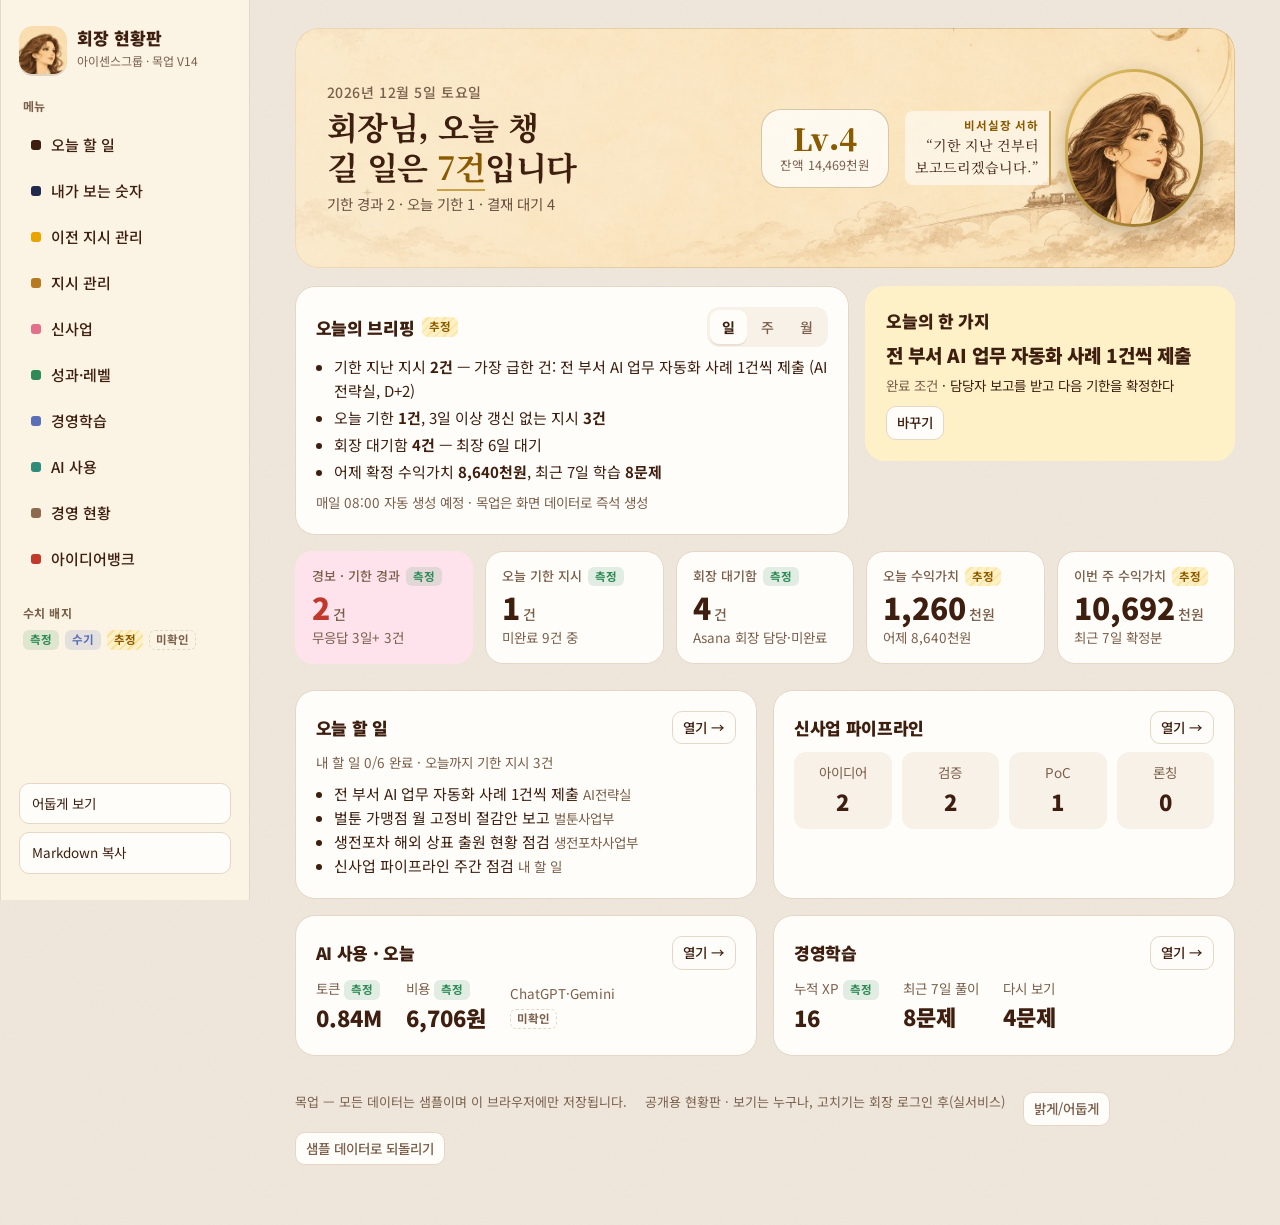
<file: index.html>
<!doctype html>
<html lang="ko">
<head>
<meta charset="utf-8">
<meta name="viewport" content="width=device-width, initial-scale=1, viewport-fit=cover">
<title>회장 개인현황판</title>
<meta name="claude:viewport-fit-sides" content="cover">
<link rel="preconnect" href="https://fonts.googleapis.com">
<link rel="preconnect" href="https://fonts.gstatic.com" crossorigin>
<link rel="stylesheet" href="https://fonts.googleapis.com/css2?family=Noto+Serif+KR:wght@600;700&family=Noto+Sans+KR:wght@400;500;700;900&display=swap">
<link rel="stylesheet" href="css/style.css">
<link rel="stylesheet" href="css/views/today.css">
<link rel="stylesheet" href="css/views/directives.css">
<link rel="stylesheet" href="css/views/ideas.css">
<link rel="stylesheet" href="css/views/value.css">
<link rel="stylesheet" href="css/views/learn.css">
<link rel="stylesheet" href="css/views/ai.css">
<link rel="stylesheet" href="css/views/ops.css">
<link rel="stylesheet" href="css/views/rules.css">
<link rel="stylesheet" href="css/views/ideabank.css">
<link rel="stylesheet" href="css/views/numbers.css">
</head>
<body>
<div class="app">
  <aside class="side">
    <div class="brand" data-act="tab" data-v="home" role="button" tabindex="0" title="메인 대시보드" style="cursor:pointer"><div class="logo" id="brandFace" aria-hidden="true"></div><div><b>회장 현황판</b><small>아이센스그룹 · 목업 V14</small></div></div>
    <div><div class="side-label">메뉴</div><nav class="tabbar" id="tabbar" role="tablist" aria-label="모듈"></nav></div>
    <div><div class="side-label">수치 배지</div><div class="legend"><span class="b m">측정</span><span class="b h">수기</span><span class="b e">추정</span><span class="b u">미확인</span></div></div>
    <div class="side-foot">
      <button type="button" class="side-btn" data-act="theme" id="themeBtn">어둡게 보기</button>
      <button type="button" class="side-btn" data-act="copyMd">Markdown 복사</button>
    </div>
  </aside>
  <div class="main">
    <div id="top"></div>
    <section class="view" id="view"></section>
    <footer class="foot">
      <span>목업 — 모든 데이터는 샘플이며 이 브라우저에만 저장됩니다.</span>
      <span>공개용 현황판 · 보기는 누구나, 고치기는 회장 로그인 후(실서비스)</span>
      <button type="button" class="btn sm" data-act="theme">밝게/어둡게</button>
      <button type="button" class="btn sm" data-act="reset">샘플 데이터로 되돌리기</button>
    </footer>
  </div>
</div>
<script src="js/data.js"></script>
<script src="js/art.js"></script>
<script src="js/app.js"></script>
<script src="js/views/today.js"></script>
<script src="js/views/directives.js"></script>
<script src="js/views/ideas.js"></script>
<script src="js/views/value.js"></script>
<script src="js/views/learn.js"></script>
<script src="js/views/ai.js"></script>
<script src="js/views/ops.js"></script>
<script src="js/views/rules.js"></script>
<script src="js/views/ideabank.js"></script>
<script src="js/views/numbers.js"></script>
</body>
</html>
</file>
<file: css/style.css>
/* V07: 벌툰 톤 + 진중함(에스프레소 머리말 띠, 명조 제목, 금색 가는 선) + 오리지널 패션 일러스트 캐릭터 '서하 실장'.
   Layout: 왼쪽 고정 사이드바(브랜드·메뉴·배지 안내·테마) + 오른쪽 본문(노란 그라데이션 인사말 → 핵심숫자 카드 → 모듈).
   톤: 벌툰가맹부 업무 현황판 — 베이지 바탕, 흰 종이 카드, 진갈색 글씨, 벌툰 골드 포인트, Noto Sans KR 굵은 제목. */
:root {
  --bg: #F1E9DE; --paper: #FFFDF9; --paper2: #F8F1E7; --ink: #3D1E0F; --sub: #7A604C; --line: #E4D7C6;
  --gold: #FABF1A; --goldSoft: #FFF1C7; --goldInk: #8A5A00; --pink: #F27BA0; --pinkSoft: #FFE3EC;
  --side: #FBF4E4; --sideHover: rgba(61,30,15,.06); --sideOn: #FFE9A8;
  --heroDeep: linear-gradient(120deg, #2B1A10 0%, #45291A 100%); --heroInk: #F6EBDD; --heroSub: #CDB59B; --heroRule: rgba(201,162,74,.45);
  --serif: 'Noto Serif KR', 'Nanum Myeongjo', serif;
  --heroBg: linear-gradient(120deg, #FFF6D6 0%, #FFE493 100%);
  --ok: #2E8B57; --warn: #B7791F; --crit: #C0392B; --info: #5B6FB8; --teal: #2F8C7A;
  --stripe: rgba(250,191,26,.38); --shadow: 0 2px 0 rgba(61,30,15,.08); --hilite: #FABF1A;
  /* 기존 코드 호환용 별칭 */
  --accent: var(--gold); --accent-ink: var(--goldInk); --ink-2: var(--sub); --surface: var(--paper);
  --sans: 'Noto Sans KR', system-ui, -apple-system, 'Apple SD Gothic Neo', 'Malgun Gothic', sans-serif;
  --mono: ui-monospace, Menlo, Consolas, monospace;
  --hair: 1.5px solid var(--line);
}
@media (prefers-color-scheme: dark) {
  :root:not([data-theme="light"]) {
    --bg: #1A120C; --paper: #271A12; --paper2: #2F2117; --ink: #F4E8D8; --sub: #C4AB93; --line: #3E2D21;
    --goldSoft: #4A3712; --goldInk: #FABF1A; --pinkSoft: #4A2433; --side: #241A0C; --sideHover: rgba(250,191,26,.14); --sideOn: #FABF1A;
    --heroBg: linear-gradient(120deg, #2E2210 0%, #4A3512 100%);
    --heroDeep: linear-gradient(120deg, #120B07 0%, #2A1A10 100%); --heroInk: #F4E8D8; --heroSub: #B89C78; --heroRule: rgba(201,162,74,.35);
    --ok: #6CC08F; --warn: #E8B45A; --crit: #EF7B6B; --info: #9BA9E0; --teal: #6CC2AF; --stripe: rgba(250,191,26,.30); --shadow: none; --hilite: rgba(250,191,26,.38);
    color-scheme: dark;
  }
}
:root[data-theme="dark"] {
  --bg: #1A120C; --paper: #271A12; --paper2: #2F2117; --ink: #F4E8D8; --sub: #C4AB93; --line: #3E2D21;
  --goldSoft: #4A3712; --goldInk: #FABF1A; --pinkSoft: #4A2433; --side: #241A0C; --sideHover: rgba(250,191,26,.14); --sideOn: #FABF1A;
  --heroBg: linear-gradient(120deg, #2E2210 0%, #4A3512 100%);
  --heroDeep: linear-gradient(120deg, #120B07 0%, #2A1A10 100%); --heroInk: #F4E8D8; --heroSub: #B89C78; --heroRule: rgba(201,162,74,.35);
  --ok: #6CC08F; --warn: #E8B45A; --crit: #EF7B6B; --info: #9BA9E0; --teal: #6CC2AF; --stripe: rgba(250,191,26,.30); --shadow: none; --hilite: rgba(250,191,26,.38);
  color-scheme: dark;
}

*, *::before, *::after { box-sizing: border-box; }
html { -webkit-text-size-adjust: 100%; }
body { margin: 0; background: var(--bg); color: var(--ink); font: 15px/1.6 var(--sans); -webkit-font-smoothing: antialiased; }
body::before { content: ""; position: fixed; inset: 0 0 auto; height: env(safe-area-inset-top, 0px); z-index: 10; background: var(--bg); }
h1, h2, h3 { margin: 0; text-wrap: balance; letter-spacing: -.02em; }
h2 { font-size: 22px; font-weight: 900; }
h3 { font-size: 17px; font-weight: 900; }
a { color: var(--goldInk); }
button, input, select, textarea { font: inherit; color: inherit; }
:focus-visible { outline: 3px solid var(--gold); outline-offset: 2px; }
.num { font-variant-numeric: tabular-nums; }
.muted { color: var(--sub); }
.small { font-size: 13.5px; }
code { font-family: var(--mono); font-size: .92em; background: var(--paper2); padding: 1px 5px; border-radius: 5px; }

/* ── 골격 ── */
.app { display: grid; grid-template-columns: 250px minmax(0, 1fr); max-width: 1400px; margin: 0 auto; min-height: 100vh; }
.side { background: var(--side); border-left: var(--hair); border-right: var(--hair); padding: 26px 18px; position: sticky; top: env(safe-area-inset-top, 0px); height: 100vh; overflow-y: auto; display: flex; flex-direction: column; gap: 22px; }
.brand { display: flex; align-items: center; gap: 10px; }
.brand .logo { width: 48px; height: 48px; border-radius: 14px; background: var(--gold); color: #3D1E0F; display: grid; place-items: center; font-weight: 900; font-size: 20px; box-shadow: 0 2px 0 rgba(61,30,15,.15); flex: none; }
.brand b { display: block; font-size: 17px; font-weight: 900; line-height: 1.2; }
.brand small { color: var(--sub); font-size: 12px; }
.side-label { font-size: 12px; color: var(--sub); font-weight: 700; margin: 0 0 8px 4px; letter-spacing: .04em; }
.tabbar { display: flex; flex-direction: column; gap: 2px; }
.tabbar button { display: flex; align-items: center; gap: 10px; padding: 10px 12px; border-radius: 10px; border: 0; background: none; cursor: pointer; text-align: left; font-size: 15px; font-weight: 500; color: var(--ink); }
.tabbar button:hover { background: var(--sideHover); }
.tabbar button[aria-selected="true"] { background: var(--sideOn); color: #3D1E0F; font-weight: 700; box-shadow: var(--shadow); }
.tabbar .ico { width: 10px; height: 10px; border-radius: 3px; flex: none; }
.side .legend { display: flex; flex-wrap: wrap; gap: 6px; padding-left: 4px; }
.side-foot { margin-top: auto; display: flex; flex-direction: column; gap: 8px; }
.side-btn { border: 1.5px solid var(--line); background: var(--paper); color: var(--ink); border-radius: 10px; padding: 9px 12px; cursor: pointer; font-size: 13.5px; text-align: left; }
.side-btn:hover { border-color: var(--gold); }
.main { padding-block: 28px 60px; padding-left: max(16px, env(safe-area-inset-left, 0px), 3.5vw); padding-right: max(16px, env(safe-area-inset-right, 0px), 3.5vw); min-width: 0; max-width: 1150px; width: 100%; margin: 0 auto; }

/* ── 인사말 ── */
.hello { display: grid; grid-template-columns: minmax(0, 1fr) auto; align-items: center; gap: 16px; background: var(--heroBg); border-radius: 24px; padding: 24px 28px; margin-bottom: 18px; }
.hello .date { font-size: 14px; color: var(--sub); font-weight: 500; }
.hello h1 { margin: 2px 0 6px; font-size: clamp(24px, 4.2vw, 32px); font-weight: 900; line-height: 1.25; }
.hello h1 em { font-style: normal; background: linear-gradient(transparent 60%, var(--hilite) 60%); }
.hello .hsub { margin: 0; font-size: 14.5px; color: var(--sub); }
.lvbadge { background: var(--paper); border: var(--hair); border-radius: 20px; padding: 12px 18px; text-align: center; box-shadow: var(--shadow); min-width: 128px; }
.lvbadge .lv { font-size: 30px; font-weight: 900; line-height: 1.1; }
.lvbadge small { display: block; font-size: 12.5px; color: var(--sub); }

/* ── 패널·카드 ── */
.panel { background: var(--paper); border: var(--hair); border-radius: 20px; padding: 20px; min-width: 0; }
.panel > h3 { display: flex; align-items: center; gap: 8px; margin-bottom: 8px; flex-wrap: wrap; }
.brief { display: grid; grid-template-columns: minmax(0, 1.5fr) minmax(0, 1fr); gap: 16px; margin-bottom: 16px; align-items: start; }
.brief ul { margin: 0; padding-left: 18px; }
.brief li { margin: 3px 0; }
.brief .tabs-mini { margin-left: auto; }
.one-thing { background: var(--goldSoft); border-color: transparent; }
.one-thing .title { font-size: 19px; font-weight: 900; margin: 2px 0 6px; line-height: 1.4; }

.kpis { display: grid; grid-template-columns: repeat(5, minmax(0, 1fr)); gap: 12px; }
.kpi { background: var(--paper); border: var(--hair); border-radius: 18px; padding: 14px 16px; display: flex; flex-direction: column; gap: 3px; min-width: 0; }
.kpi .label { font-size: 13px; color: var(--sub); font-weight: 500; display: flex; gap: 6px; align-items: center; flex-wrap: wrap; }
.kpi .value { font-size: 30px; font-weight: 900; line-height: 1.15; font-variant-numeric: tabular-nums; }
.kpi .value small { font-size: 14px; font-weight: 500; color: var(--sub); margin-left: 3px; }
.kpi.alert { background: var(--pinkSoft); border-color: transparent; }
.kpi.alert .value { color: var(--crit); }

.view { padding-top: 26px; display: flex; flex-direction: column; gap: 16px; }
.view-head { display: flex; flex-wrap: wrap; gap: 10px; align-items: center; justify-content: space-between; }
.view-head p { margin: 4px 0 0; color: var(--sub); font-size: 14.5px; }

/* ── 배지·칩 ── */
.b { display: inline-flex; align-items: center; font-size: 11.5px; line-height: 1; padding: 4px 7px; border-radius: 6px; font-weight: 700; white-space: nowrap; vertical-align: middle; }
.b.m { background: rgba(46,139,87,.14); color: var(--ok); }
.b.h { background: rgba(91,111,184,.15); color: var(--info); }
.b.e { color: var(--goldInk); background: repeating-linear-gradient(135deg, var(--goldSoft) 0 4px, var(--stripe) 4px 6px); }
.b.u { color: var(--sub); border: 1.5px dashed var(--line); padding: 3px 6px; }
.chip { display: inline-flex; align-items: center; gap: 5px; font-size: 13px; padding: 4px 10px; border-radius: 999px; background: var(--paper2); border: 1.5px solid transparent; white-space: nowrap; }
.chip .dot { width: 8px; height: 8px; border-radius: 50%; }
.pill { font-size: 12.5px; font-weight: 700; padding: 2px 9px; border-radius: 999px; background: var(--paper2); white-space: nowrap; }
.pill.p-urgent { background: var(--pink); color: #fff; }
.pill.p-high { background: var(--goldSoft); color: var(--goldInk); }
.pill.st-done { background: rgba(46,139,87,.15); color: var(--ok); }
.pill.st-hold { color: var(--sub); }
.pill.st-wait { background: rgba(91,111,184,.15); color: var(--info); }

/* ── 버튼·입력 ── */
.btn { border: 1.5px solid var(--line); background: var(--paper); padding: 8px 14px; border-radius: 10px; cursor: pointer; font-size: 14.5px; font-weight: 500; }
.btn:hover { border-color: var(--gold); }
.btn.primary { background: var(--gold); border-color: var(--gold); color: #3D1E0F; font-weight: 700; box-shadow: 0 2px 0 rgba(61,30,15,.15); }
.btn.sm { padding: 5px 10px; font-size: 13.5px; }
.btn:disabled { opacity: .45; cursor: not-allowed; }
.seg { display: inline-flex; background: var(--paper2); border-radius: 12px; padding: 3px; gap: 2px; }
.seg button { border: 0; background: none; padding: 6px 12px; cursor: pointer; color: var(--sub); font-size: 14px; border-radius: 9px; font-weight: 500; }
.seg button[aria-pressed="true"] { background: var(--paper); color: var(--ink); font-weight: 700; box-shadow: var(--shadow); }
input[type=text], input[type=number], input[type=date], input[type=url], select, textarea {
  border: 1.5px solid var(--line); background: var(--paper); border-radius: 10px; padding: 8px 10px; min-width: 0; width: 100%;
}
input:focus, select:focus, textarea:focus { border-color: var(--gold); outline: none; }
textarea { min-height: 64px; resize: vertical; }
label.f { display: flex; flex-direction: column; gap: 4px; font-size: 13px; color: var(--sub); font-weight: 500; min-width: 0; }
.form { display: grid; grid-template-columns: repeat(auto-fit, minmax(180px, 1fr)); gap: 10px 12px; align-items: end; }
.form .wide { grid-column: 1 / -1; }
.row { display: flex; flex-wrap: wrap; gap: 8px; align-items: center; }
.grid2 { display: grid; grid-template-columns: repeat(2, minmax(0, 1fr)); gap: 16px; }
.grid3 { display: grid; grid-template-columns: repeat(3, minmax(0, 1fr)); gap: 16px; }
details.adder > summary { cursor: pointer; list-style: none; display: inline-flex; }
details.adder > summary::-webkit-details-marker { display: none; }
details.adder[open] > summary { margin-bottom: 12px; }

/* ── 표 ── */
.tbl-wrap { overflow-x: auto; }
table { border-collapse: collapse; width: 100%; font-size: 14.5px; }
th, td { text-align: left; padding: 10px; border-bottom: 1px solid var(--line); vertical-align: top; }
th { font-weight: 700; color: var(--sub); font-size: 13px; white-space: nowrap; background: var(--paper2); }
th:first-child { border-radius: 10px 0 0 10px; } th:last-child { border-radius: 0 10px 10px 0; }
thead th { border-bottom: 0; }
td.r, th.r { text-align: right; }
tr.overdue td { background: var(--pinkSoft); }

/* ── 칸반 ── */
.kanban { display: grid; grid-auto-flow: column; grid-auto-columns: minmax(230px, 1fr); gap: 12px; overflow-x: auto; padding-bottom: 6px; }
.col { background: var(--paper2); border-radius: 18px; padding: 12px; display: flex; flex-direction: column; gap: 8px; min-width: 0; }
.col > header { display: flex; justify-content: space-between; font-weight: 900; font-size: 15px; padding: 2px 4px 6px; }
.card { border: var(--hair); border-radius: 14px; padding: 12px; background: var(--paper); display: flex; flex-direction: column; gap: 6px; font-size: 14.5px; box-shadow: var(--shadow); }
.card .t { font-weight: 700; line-height: 1.4; }
.card.overdue { border-color: var(--pink); }

/* ── 막대·타임라인 ── */
.bar { height: 10px; background: var(--paper2); border-radius: 99px; position: relative; overflow: hidden; }
.bar > i { position: absolute; inset: 0 auto 0 0; background: var(--ok); border-radius: 99px; }
.bar.est > i { background: repeating-linear-gradient(135deg, var(--gold) 0 5px, var(--goldSoft) 5px 8px); }
.barrow { display: grid; grid-template-columns: 120px minmax(0, 1fr) 64px; gap: 10px; align-items: center; font-size: 14px; }
.tl { display: flex; flex-direction: column; gap: 6px; }
.tl-row { display: grid; grid-template-columns: 92px minmax(0, 1fr); gap: 12px; align-items: baseline; padding: 9px 12px; border-radius: 12px; background: var(--paper2); }
.tl-row .d { font-variant-numeric: tabular-nums; color: var(--sub); font-size: 14px; font-weight: 700; }
.tl-today { background: var(--pink); color: #fff; font-size: 13px; font-weight: 700; padding: 4px 12px; border-radius: 99px; align-self: flex-start; }

/* ── 수익가치 ── */
.formula { font-family: var(--mono); font-size: 15px; padding: 12px 14px; background: var(--goldSoft); border-radius: 12px; overflow-x: auto; white-space: nowrap; font-weight: 700; }
.coef { display: grid; grid-template-columns: repeat(6, minmax(0, 1fr)); gap: 8px; }
.coef > div { padding: 8px 12px; background: var(--paper2); border-radius: 12px; min-width: 0; }
.coef .k { font-family: var(--mono); font-size: 12.5px; color: var(--sub); font-weight: 700; }
.coef .v { font-size: 18px; font-weight: 900; font-variant-numeric: tabular-nums; }
.rationale { margin: 8px 0 0; padding-left: 18px; font-size: 14px; color: var(--sub); }
.nego { background: var(--paper2); border-radius: 12px; padding: 10px 12px; font-size: 14px; display: flex; flex-direction: column; gap: 4px; }
.levelbox { display: flex; flex-wrap: wrap; gap: 28px; align-items: flex-end; }
.levelbox .big { font-size: 46px; font-weight: 900; line-height: 1; }

/* ── 학습 ── */
.subjects { display: grid; grid-template-columns: repeat(auto-fill, minmax(170px, 1fr)); gap: 10px; }
.subject { border: var(--hair); border-radius: 16px; padding: 14px; text-align: left; background: var(--paper); cursor: pointer; display: flex; flex-direction: column; gap: 6px; box-shadow: var(--shadow); }
.subject:hover { border-color: var(--gold); }
.subject .n { font-size: 16px; font-weight: 900; }
.q-stem { font-size: 19px; font-weight: 700; line-height: 1.6; margin: 8px 0 14px; }
.choices { display: flex; flex-direction: column; gap: 8px; }
.choice { text-align: left; border: var(--hair); border-radius: 12px; background: var(--paper); padding: 12px 14px; cursor: pointer; font-size: 15px; }
.choice:hover:not(:disabled) { border-color: var(--gold); background: var(--goldSoft); }
.choice.right { border-color: var(--ok); background: rgba(46,139,87,.12); }
.choice.wrong { border-color: var(--crit); background: var(--pinkSoft); }
.explain { margin-top: 12px; padding: 12px 14px; background: var(--paper2); border-radius: 12px; font-size: 14.5px; }
.progress { display: flex; gap: 4px; }
.progress span { flex: 1; height: 6px; background: var(--paper2); border-radius: 99px; }
.progress span.done { background: var(--gold); }
.progress span.recent { box-shadow: inset 0 0 0 1.5px var(--info); }

/* ── AI 사용 ── */
.hours { display: grid; grid-template-columns: repeat(24, minmax(0, 1fr)); gap: 3px; }
.hours div { height: 28px; background: var(--paper2); border-radius: 6px; font-size: 10.5px; display: flex; align-items: flex-end; justify-content: center; color: var(--sub); }
.hours div.on { background: var(--gold); color: #3D1E0F; font-weight: 700; }
.spark { width: 100%; height: 150px; display: block; }

.sig { width: 10px; height: 10px; border-radius: 50%; display: inline-block; margin-right: 6px; vertical-align: middle; }
.sig.g { background: var(--ok); } .sig.y { background: var(--gold); } .sig.r { background: var(--crit); }

.toast-stack { position: fixed; left: 50%; transform: translateX(-50%); bottom: calc(20px + env(safe-area-inset-bottom, 0px)); display: flex; flex-direction: column; align-items: center; gap: 8px; z-index: 20; pointer-events: none; width: max-content; max-width: calc(100vw - 32px); }
.toast { background: var(--ink); color: var(--bg); padding: 10px 18px; border-radius: 12px; font-size: 14.5px; font-weight: 500; box-shadow: 0 4px 14px rgba(0,0,0,.18); }
.foot { margin-top: 36px; color: var(--sub); font-size: 13px; display: flex; flex-wrap: wrap; gap: 6px 18px; }
.legend { display: flex; flex-wrap: wrap; gap: 6px; align-items: center; font-size: 13px; }

@media (max-width: 1100px) { .kpis { grid-template-columns: repeat(3, minmax(0, 1fr)); } }
@media (max-width: 900px) {
  .app { grid-template-columns: minmax(0, 1fr); }
  .side { position: sticky; height: auto; z-index: 5; flex-direction: row; align-items: center; gap: 10px; padding: 10px max(16px, env(safe-area-inset-right, 0px)) 10px max(16px, env(safe-area-inset-left, 0px)); border: 0; border-bottom: var(--hair); overflow: visible; }
  .brand small, .brand b, .side-label, .side .legend, .side-foot { display: none; }
  .brand .logo { width: 38px; height: 38px; font-size: 16px; border-radius: 11px; }
  .side > div:nth-child(2) { min-width: 0; flex: 1; }
  .tabbar { flex-direction: row; overflow-x: auto; scrollbar-width: none; }
  .tabbar button { white-space: nowrap; padding: 8px 11px; font-size: 14px; }
  .tabbar .ico { display: none; }
  .brief, .grid2, .grid3 { grid-template-columns: minmax(0, 1fr); }
  .kpis { grid-template-columns: repeat(2, minmax(0, 1fr)); }
  .coef { grid-template-columns: repeat(3, minmax(0, 1fr)); }
  .barrow { grid-template-columns: 90px minmax(0, 1fr) 56px; }
  .hours div { font-size: 0; }
  .hello { grid-template-columns: minmax(0, 1fr); padding: 20px; }
  .lvbadge { justify-self: start; display: flex; gap: 10px; align-items: baseline; padding: 8px 14px; }
}
@media (prefers-reduced-motion: reduce) { * { transition: none !important; animation: none !important; } }

@media (prefers-color-scheme: dark) { :root:not([data-theme="light"]) .hello::before { background: linear-gradient(90deg, rgba(20,12,6,.35), rgba(20,12,6,.1)); } :root:not([data-theme="light"]) .hello { filter: brightness(.92); } }
:root[data-theme="dark"] .hello { filter: brightness(.92); }
/* ── V07: 진중한 톤 + 패션 일러스트 캐릭터 ── */
body { background-image: url("data:image/svg+xml;utf8,<svg xmlns='http://www.w3.org/2000/svg' width='180' height='180'><filter id='n'><feTurbulence type='fractalNoise' baseFrequency='.85' numOctaves='2' stitchTiles='stitch'/><feColorMatrix values='0 0 0 0 .24 0 0 0 0 .12 0 0 0 0 .06 0 0 0 .05 0'/></filter><rect width='100%' height='100%' filter='url(%23n)'/></svg>"); }
.main h2 { font-family: var(--serif); font-weight: 700; letter-spacing: -.01em; }
.hello { position: relative; overflow: hidden; background: #F3E2C2 var(--hero-img) right bottom / cover no-repeat; color: var(--ink); padding: 30px 32px; grid-template-columns: minmax(0, 1fr) auto auto; align-items: center; min-height: 240px; box-shadow: inset 0 0 0 1px rgba(138,106,30,.25); }
.hello::before { content: ""; position: absolute; inset: 0; background: linear-gradient(90deg, rgba(250,240,220,.55) 0%, rgba(250,240,220,.15) 55%, rgba(250,240,220,0) 100%); pointer-events: none; }
.hello > * { position: relative; z-index: 1; }
.hello .date { color: #7A604C; letter-spacing: .04em; }
.hello h1 { font-family: var(--serif); font-weight: 700; color: #3D1E0F; }
.hello h1 em { background: none; color: #8A5A00; border-bottom: 2px solid #C9A24A; }
.hello .hsub { color: #6B5240; }
.hello .lvbadge { background: rgba(255,253,249,.82); border: 1px solid rgba(138,106,30,.35); box-shadow: none; color: #3D1E0F; backdrop-filter: blur(2px); }
.hello .lvbadge .lv { font-family: var(--serif); color: #8A5A00; }
.hello .lvbadge small { color: #7A604C; }
.hero-char { display: flex; align-items: center; gap: 14px; }
.portrait-frame { border-radius: 50% / 46%; padding: 3px; background: linear-gradient(135deg, #E8C66A, #8A6A1E); box-shadow: 0 6px 18px rgba(61,30,15,.25); line-height: 0; overflow: hidden; }
.portrait-frame img { width: 132px; height: 152px; object-fit: cover; object-position: center 20%; border-radius: 50% / 46%; display: block; }
.caption { font-family: var(--serif); font-size: 14px; line-height: 1.55; color: #3D1E0F; text-align: right; border-right: 2px solid #C9A24A; padding-right: 10px; background: rgba(255,253,249,.6); border-radius: 8px 0 0 8px; padding: 6px 10px; }
.caption small { display: block; font-family: var(--sans); font-size: 11.5px; letter-spacing: .08em; color: #8A5A00; font-weight: 700; }
.avatar-img { border-radius: 50%; object-fit: cover; object-position: center 22%; flex: none; box-shadow: 0 0 0 2px var(--gold); background: #F3E2C2; display: block; }
.mascot { display: block; flex: none; }
.guide { display: flex; align-items: center; gap: 16px; background: var(--paper); border: var(--hair); border-left: 3px solid var(--gold); border-radius: 14px; padding: 12px 18px; }
.guide .mascot { margin-bottom: -2px; }
.guide p { margin: 0; font-size: 14px; line-height: 1.55; }
.guide b { font-family: var(--serif); font-size: 15px; }
.brand .logo { background: #F3E2C2; overflow: hidden; }
.brand .logo .avatar-img { box-shadow: none; }
@media (max-width: 900px) {
  .hello { grid-template-columns: minmax(0, 1fr) auto; padding: 22px 20px 0; min-height: 0; }
  .hello .lvbadge { grid-column: 1; grid-row: 2; justify-self: start; margin-bottom: 18px; }
  .hello > div:first-of-type { padding-bottom: 6px; }
  .hero-char { grid-column: 2; grid-row: 1 / 3; align-self: end; }
  .portrait-frame img { width: 84px; height: 98px; }
  .caption { display: none; }
}
/* V12.1: 사이드바 프로필 — 원형 테두리 없이 네모 칸을 사진으로 꽉 채움 */
.brand .logo { padding: 0; background: none; }
.brand .logo .avatar-img { width: 100% !important; height: 100% !important; border-radius: inherit; box-shadow: none; object-fit: cover; object-position: center 18%; }
</file>
<file: css/views/today.css>
/* 메뉴: today — 이 메뉴 전용 스타일. 공용 토큰(var(--paper) 등)만 사용 */
.td-head { display: flex; flex-wrap: wrap; gap: 8px 12px; align-items: center; justify-content: space-between; margin-bottom: 10px; }
.td-head h3 { display: flex; align-items: center; gap: 8px; flex-wrap: wrap; }
.sr { position: absolute; width: 1px; height: 1px; overflow: hidden; clip: rect(0 0 0 0); white-space: nowrap; }

/* ── 맨 위: 오늘의 회의·일정 ── */
.td-meet-wrap { margin: 14px 0 16px; }
.td-meet-wrap .td-head { margin-bottom: 8px; }
.td-meet-strip { display: grid; grid-template-columns: 32px minmax(0, 1fr) 32px; gap: 6px; align-items: stretch; }
.td-arrow { border: var(--hair); background: var(--paper); border-radius: 10px; cursor: pointer; color: var(--sub); font-size: 12px; padding: 0; }
.td-arrow:hover { border-color: var(--gold); color: var(--ink); }
.td-meets { --per: 8; list-style: none; margin: 0; padding: 0; display: grid; grid-auto-flow: column; grid-auto-columns: calc((100% - (var(--per) - 1) * 8px) / var(--per)); gap: 8px; overflow-x: auto; scroll-snap-type: x mandatory; scrollbar-width: none; }
.td-meets::-webkit-scrollbar { display: none; }
.td-meets li { scroll-snap-align: start; min-width: 0; }
.td-meet { width: 100%; height: 100%; text-align: left; display: flex; flex-direction: column; gap: 3px; padding: 9px 10px; border: var(--hair); border-radius: 14px; background: var(--paper); cursor: pointer; min-height: 96px; }
.td-meet:hover { border-color: var(--gold); }
.td-meet-time { font-weight: 900; font-size: 15px; }
.td-meet-title { font-size: 13.5px; font-weight: 700; line-height: 1.35; display: -webkit-box; -webkit-line-clamp: 2; -webkit-box-orient: vertical; overflow: hidden; overflow-wrap: anywhere; }
.td-meet-foot { margin-top: auto; display: flex; justify-content: space-between; gap: 4px; font-size: 12px; color: var(--sub); }
.td-meet-foot b { color: var(--goldInk); }
.td-meet.past { opacity: .5; }
.td-meet.next { background: var(--goldSoft); border-color: var(--gold); }
.td-meet.live { background: var(--gold); border-color: var(--gold); color: #3D1E0F; }
.td-meet.live .td-meet-foot, .td-meet.live .td-meet-foot b { color: #3D1E0F; }
.td-meet.req { border-style: dashed; border-color: var(--pink); }

/* 팝업 */
.td-modal { position: fixed; inset: 0; z-index: 30; background: rgba(20,10,4,.45); display: grid; place-items: center; padding: 16px; }
.td-modal-card { position: relative; width: min(520px, 100%); max-height: calc(100vh - 32px); overflow-y: auto; background: var(--paper); color: var(--ink); border-radius: 20px; padding: 24px; border: var(--hair); }
.td-modal-card h3 { font-family: var(--serif); font-size: 22px; margin: 2px 0 12px; padding-right: 36px; }
.td-modal-time { font-size: 15px; font-weight: 900; color: var(--goldInk); }
.td-x { position: absolute; top: 14px; right: 14px; width: 36px; height: 36px; border-radius: 10px; border: var(--hair); background: var(--paper); cursor: pointer; }
.td-dl { display: grid; grid-template-columns: 52px minmax(0, 1fr); gap: 6px 10px; margin: 0; }
.td-dl dt { color: var(--sub); font-size: 15px; }
.td-dl dd { margin: 0; }
.td-warn { color: var(--crit); }
.td-quote { margin: 4px 0 0; padding: 8px 12px; border-left: 3px solid var(--gold); background: var(--paper2); border-radius: 0 10px 10px 0; font-size: 15px; overflow-wrap: anywhere; }

/* ── 본문: 왼쪽 할 일 / 오른쪽 완료·지시 ── */
.td-layout { display: grid; grid-template-columns: minmax(0, 1.35fr) minmax(0, 1fr); gap: 16px; align-items: start; }
.td-right { display: flex; flex-direction: column; gap: 16px; min-width: 0; }

.td-cats { display: flex; flex-wrap: wrap; gap: 6px; margin-bottom: 12px; }
.td-cats button { border: var(--hair); background: var(--paper); border-radius: 999px; padding: 5px 12px; cursor: pointer; font-size: 15px; color: var(--sub); font-weight: 500; }
.td-cats button[aria-selected="true"] { background: var(--ink); border-color: var(--ink); color: var(--paper); font-weight: 700; }
.td-cats .num { font-weight: 700; margin-left: 2px; }
.td-sort { flex-wrap: wrap; }
.td-sort button { font-size: 13.5px; padding: 6px 10px; }

.td-prog { display: flex; flex-direction: column; gap: 6px; margin-bottom: 12px; }
.td-prog-txt { display: flex; flex-wrap: wrap; gap: 4px 18px; color: var(--sub); }
.td-prog-txt b { color: var(--ink); }
.td-sync { display: flex; flex-wrap: wrap; gap: 6px 12px; align-items: center; justify-content: space-between; background: var(--paper2); border-radius: 12px; padding: 8px 12px; margin-bottom: 8px; color: var(--sub); }
.td-sync b { color: var(--ink); }

.td-add { display: grid; grid-template-columns: minmax(0, 1fr) 100px 120px auto; gap: 10px; align-items: end; padding: 12px; border: 1.5px dashed var(--line); border-radius: 14px; margin: 4px 0 6px; }
.td-add .btn { height: 42px; }
.td-sec { font-weight: 900; font-size: 15px; margin: 14px 0 8px; display: flex; gap: 6px; align-items: center; }
.td-sec .num { font-size: 13px; background: var(--paper2); border-radius: 99px; padding: 0 8px; color: var(--sub); }
.td-sec.later { color: var(--sub); border-top: 1px dashed var(--line); padding-top: 12px; }

.td-src { display: inline-block; font-size: 12px; font-weight: 700; padding: 1px 7px; border-radius: 6px; vertical-align: 2px; white-space: nowrap; }
.td-src.s-slack { background: rgba(228,111,140,.16); color: var(--crit); }
.td-src.s-asana { background: rgba(91,111,184,.16); color: var(--info); }
.td-src.s-approval { background: var(--goldSoft); color: var(--goldInk); }
.td-src.s-mine { background: rgba(46,139,87,.14); color: var(--ok); }

.td-list { list-style: none; margin: 0; padding: 0; display: flex; flex-direction: column; gap: 8px; }
.td-item { display: grid; grid-template-columns: 40px minmax(0, 1fr); gap: 6px; padding: 10px 14px 12px 6px; border: var(--hair); border-radius: 14px; background: var(--paper); }
.td-item.is-run { border-color: var(--gold); box-shadow: 0 0 0 2px var(--goldSoft); }
.td-item.is-late { border-left: 3px solid var(--crit); }
.td-chk { display: grid; place-items: center; align-self: start; width: 40px; height: 40px; cursor: pointer; }
.td-chk input { width: 22px; height: 22px; accent-color: var(--ok); cursor: pointer; margin: 0; }
.td-chk input:disabled { cursor: default; }
.td-chk.sm { width: 32px; height: 32px; }
.td-chk.sm input { width: 19px; height: 19px; }
.td-body { min-width: 0; display: flex; flex-direction: column; gap: 6px; padding-top: 8px; }
.td-title { font-weight: 700; font-size: 16px; line-height: 1.4; overflow-wrap: anywhere; }
.td-late { color: var(--crit); font-size: 13px; font-weight: 900; }
.td-why { color: var(--info); }
.td-meta { display: flex; flex-wrap: wrap; gap: 4px 14px; align-items: center; font-size: 15px; color: var(--sub); }
.td-meta b { color: var(--ink); }
.td-prio { width: auto; padding: 3px 8px; font-size: 13.5px; font-weight: 700; }
.td-live { color: var(--goldInk); font-weight: 700; }
.td-acts { gap: 6px; }
.td-acts .btn { min-height: 34px; }
.td-stop { border-color: var(--gold); color: var(--goldInk); font-weight: 700; }
.td-del { margin-left: auto; color: var(--sub); border-color: transparent; background: none; }
.td-del:hover { color: var(--crit); }
.td-sub { margin-top: 6px; padding: 12px; background: var(--paper2); border-radius: 12px; grid-template-columns: repeat(auto-fit, minmax(140px, 1fr)); }
.td-empty { padding: 16px; text-align: center; color: var(--sub); background: var(--paper2); border-radius: 14px; list-style: none; }

/* 완료한 일 */
.td-done { list-style: none; margin: 0; padding: 0; display: flex; flex-direction: column; gap: 6px; }
.td-done > li { padding: 6px 10px 6px 4px; border-radius: 12px; background: var(--paper2); }
.td-done-row { display: grid; grid-template-columns: 32px minmax(0, 1fr) auto; gap: 6px; align-items: center; }
.td-done-main { min-width: 0; overflow-wrap: anywhere; }
.td-done-t { color: var(--sub); text-decoration: line-through; text-decoration-color: var(--line); }
.td-done-sum { display: flex; flex-wrap: wrap; gap: 4px 16px; padding: 8px 12px; background: var(--paper2); border-radius: 12px; color: var(--sub); font-size: 15px; }
.td-done-sum b { color: var(--ink); }
.td-donep .td-sec:first-of-type { margin-top: 12px; }

@media (max-width: 1200px) { .td-meets { --per: 6; } }
@media (max-width: 1100px) { .td-layout { grid-template-columns: minmax(0, 1fr); } }
@media (max-width: 900px) {
  .td-meets { --per: 4; }
  .td-add { grid-template-columns: minmax(0, 1fr) minmax(0, 1fr); }
  .td-add-title, .td-add .btn { grid-column: 1 / -1; }
}
@media (max-width: 520px) {
  .td-meets { --per: 2.5; }
  .td-meet-strip { grid-template-columns: minmax(0, 1fr); }
  .td-arrow { display: none; }
  .td-todo { padding: 16px 12px; }
  .td-item { grid-template-columns: 34px minmax(0, 1fr); padding-right: 10px; }
  .td-chk { width: 34px; }
  .td-done-row { grid-template-columns: 32px minmax(0, 1fr); }
  .td-done-side { grid-column: 2; }
}

/* ── 하루 작전판(P1~P3) ── */
.td-day-btns { gap: 8px; }
.td-ghost { background: none; border-color: transparent; color: var(--sub); }
.td-ghost:hover { color: var(--ink); }
.td-kbd { display: inline-block; min-width: 22px; padding: 0 6px; border: 1.5px solid var(--line); border-bottom-width: 3px; border-radius: 6px; background: var(--paper); font: 700 13px/1.5 var(--mono); text-align: center; color: var(--ink); }
.td-ai { display: inline-block; font-size: 12px; font-weight: 700; padding: 2px 8px; border-radius: 6px; color: var(--info); border: 1.5px dashed var(--info); }
.td-meet-strip[hidden] { display: none; }

/* P1 줄: Top 3 + 받은 항목 */
.td-p1 { display: grid; grid-template-columns: minmax(0, 1.35fr) minmax(0, 1fr); gap: 16px; margin-bottom: 16px; align-items: start; }
.td-top3 { border-color: var(--gold); }
.td-top { list-style: none; margin: 0; padding: 0; display: flex; flex-direction: column; gap: 6px; }
.td-top-slot { display: grid; grid-template-columns: 30px 32px minmax(0, 1fr) auto; gap: 8px; align-items: center; padding: 8px 10px; border-radius: 12px; background: var(--goldSoft); }
.td-top-slot.empty { grid-template-columns: 30px minmax(0, 1fr); background: var(--paper2); border: 1.5px dashed var(--line); }
.td-top-slot.done .td-top-t { text-decoration: line-through; color: var(--sub); }
.td-top-n { width: 28px; height: 28px; border-radius: 50%; display: grid; place-items: center; background: var(--ink); color: var(--paper); font-family: var(--serif); font-weight: 700; }
.td-top-t { min-width: 0; font-weight: 700; overflow-wrap: anywhere; }
.td-top-acts { gap: 4px; flex-wrap: nowrap; }
.td-in { list-style: none; margin: 0; padding: 0; display: flex; flex-direction: column; gap: 6px; }
.td-in li { display: flex; flex-wrap: wrap; gap: 6px 10px; align-items: center; justify-content: space-between; padding: 9px 12px; border-radius: 12px; background: var(--paper2); }
.td-in-main { min-width: 0; flex: 1 1 200px; overflow-wrap: anywhere; }
.td-in-acts { gap: 4px; }
.td-kind { display: inline-block; font-size: 12px; font-weight: 700; padding: 1px 7px; border-radius: 6px; background: var(--pinkSoft); color: var(--crit); white-space: nowrap; }

/* 할 일 카드 보강 */
.td-title-row { display: flex; gap: 8px; align-items: flex-start; justify-content: space-between; }
.td-star { flex: none; width: 34px; height: 34px; margin-top: -4px; border: 0; background: none; cursor: pointer; font-size: 20px; color: var(--sub); border-radius: 8px; }
.td-star:hover { background: var(--paper2); }
.td-star.on { color: var(--gold); }
.td-on { border-color: var(--gold); color: var(--goldInk); font-weight: 700; }
.td-item.sel { outline: 3px solid var(--info); outline-offset: 1px; }
.td-slots { display: flex; flex-wrap: wrap; gap: 6px; }
.td-slots .td-busy { border-style: dashed; color: var(--sub); }

/* 하루 시간표 */
.td-tt { list-style: none; margin: 0; padding: 0; border: var(--hair); border-radius: 14px; background: var(--paper); overflow: hidden; }
.td-tt-row { display: grid; grid-template-columns: 62px minmax(0, 1fr); border-bottom: 1px solid var(--line); min-height: 40px; }
.td-tt-row:last-child { border-bottom: 0; }
.td-tt-row.past { opacity: .55; }
.td-tt-row.now { background: var(--goldSoft); opacity: 1; }
.td-tt-h { white-space: nowrap; padding: 8px 10px; font-weight: 700; color: var(--sub); border-right: 1px solid var(--line); }
.td-tt-row.now .td-tt-h { color: var(--goldInk); }
.td-tt-cell { display: flex; flex-wrap: wrap; gap: 6px; align-items: center; padding: 6px 10px; min-width: 0; }
.td-tt-meet { border: 1.5px solid var(--gold); background: var(--paper); border-radius: 10px; padding: 4px 10px; cursor: pointer; font-size: 15px; text-align: left; max-width: 100%; overflow-wrap: anywhere; }
.td-tt-meet.req { border-style: dashed; border-color: var(--pink); }
.td-tt-task { background: var(--paper2); border-radius: 10px; padding: 4px 10px; font-size: 15px; max-width: 100%; overflow-wrap: anywhere; }
.td-tt-task.done { text-decoration: line-through; color: var(--sub); }

/* 화면 안 창(아침 계획·저녁 마감·집중·단축키) */
.td-ov { position: fixed; inset: 0; z-index: 30; background: rgba(20,10,4,.5); display: grid; place-items: center; padding: 16px; }
.td-ov-card { position: relative; width: min(680px, 100%); max-height: calc(100vh - 32px); overflow-y: auto; background: var(--paper); color: var(--ink); border: var(--hair); border-radius: 20px; padding: 22px; }
.td-ov-card h3 { font-family: var(--serif); font-size: 21px; display: flex; gap: 8px; align-items: center; flex-wrap: wrap; }
.td-ov-card .td-x { position: static; }
.td-wiz-sum { margin: 0 0 10px; padding: 10px 12px; background: var(--paper2); border-radius: 12px; line-height: 1.8; }
.td-wiz { list-style: none; margin: 0; padding: 0; display: flex; flex-direction: column; gap: 6px; }
.td-wiz li { display: grid; grid-template-columns: 32px minmax(0, 1fr) 34px; gap: 6px; align-items: center; padding: 6px 8px 6px 2px; border-radius: 12px; background: var(--paper2); }
.td-wiz li.off { opacity: .55; }
.td-wiz-main { min-width: 0; overflow-wrap: anywhere; }
.td-eve { display: flex; flex-direction: column; gap: 14px; }
.td-eve-sec { padding: 12px; background: var(--paper2); border-radius: 12px; }
.td-eve-list { list-style: none; margin: 8px 0 0; padding: 0; display: flex; flex-direction: column; gap: 6px; }
.td-eve-list li { display: flex; flex-wrap: wrap; gap: 6px 10px; align-items: center; justify-content: space-between; padding: 6px 10px; background: var(--paper); border-radius: 10px; overflow-wrap: anywhere; }
.td-eve-t { min-width: 0; flex: 1 1 180px; }
.td-eve-send { font-size: 15px; color: var(--sub); display: inline-flex; gap: 4px; align-items: center; cursor: pointer; }
.td-eve-seg label { cursor: pointer; }
.td-eve-seg input { position: absolute; opacity: 0; pointer-events: none; }
.td-eve-seg span { display: inline-block; padding: 5px 10px; border-radius: 9px; font-size: 15px; color: var(--sub); }
.td-eve-seg input:checked + span { background: var(--paper); color: var(--ink); font-weight: 700; box-shadow: var(--shadow); }
.td-eve-seg input:focus-visible + span { outline: 3px solid var(--gold); }
.td-focus-card { width: min(620px, 100%); background: var(--heroDeep); color: var(--heroInk); border-radius: 24px; padding: 30px 28px; text-align: center; border: 1px solid var(--heroRule); }
.td-focus-top { color: var(--heroSub); display: flex; gap: 6px; justify-content: center; align-items: center; flex-wrap: wrap; }
.td-focus-card h3 { font-family: var(--serif); font-size: 26px; margin: 10px 0 6px; color: var(--heroInk); overflow-wrap: anywhere; }
.td-clock { font-size: clamp(56px, 16vw, 96px); font-weight: 900; letter-spacing: -.02em; color: var(--gold); line-height: 1.1; margin: 8px 0 14px; }
.td-focus-card .bar { background: rgba(255,255,255,.12); }
.td-focus-card .bar > i { background: var(--gold); }
.td-focus-card .muted { color: var(--heroSub); }
.td-focus-acts { justify-content: center; margin-top: 18px; }
.td-focus-card .btn:not(.primary) { background: transparent; color: var(--heroInk); border-color: var(--heroRule); }
.td-keys { display: grid; grid-template-columns: auto minmax(0, 1fr); gap: 8px 14px; margin: 0; align-items: center; }
.td-keys dd { margin: 0; }

/* 주간 회고 */
.td-week > summary { cursor: pointer; list-style: none; display: flex; flex-wrap: wrap; gap: 4px 12px; align-items: center; justify-content: space-between; }
.td-week > summary::-webkit-details-marker { display: none; }
.td-week > summary h3::before { content: '▸ '; color: var(--sub); }
.td-week[open] > summary h3::before { content: '▾ '; }
.td-week[open] > summary { margin-bottom: 10px; }
.td-wk { list-style: none; margin: 0; padding: 0; display: flex; flex-direction: column; gap: 6px; }
.td-wk li { display: grid; grid-template-columns: 52px minmax(0, 1fr) 110px; gap: 8px; align-items: center; font-size: 15px; }
.td-wk li.today .td-wk-d { color: var(--goldInk); }
.td-wk-d { font-weight: 700; }
.td-wk-d small { display: block; font-weight: 400; color: var(--sub); font-size: 12px; }
.td-wk-v { text-align: right; color: var(--sub); }

@media (max-width: 1100px) { .td-p1 { grid-template-columns: minmax(0, 1fr); } }
@media (max-width: 520px) {
  .td-top-slot { grid-template-columns: 28px 32px minmax(0, 1fr); }
  .td-top-acts { grid-column: 3; }
  .td-ov { padding: 8px; }
  .td-ov-card { padding: 16px; }
  .td-wk li { grid-template-columns: 44px minmax(0, 1fr) 92px; }
}
</file>
<file: css/views/directives.css>
/* 메뉴: directives — 이 메뉴 전용 스타일. 공용 토큰(var(--paper) 등)만 사용 */

/* Asana 동기화 띠 */
.dir-syncbar { display: flex; flex-wrap: wrap; align-items: center; gap: 6px 12px; background: var(--paper); border: var(--hair); border-radius: 14px; padding: 10px 14px; font-size: 14.5px; }
.dir-asana { width: 18px; height: 18px; flex: none; border-radius: 50%; background: radial-gradient(circle at 50% 28%, var(--pink) 0 22%, transparent 23%), radial-gradient(circle at 26% 68%, var(--pink) 0 22%, transparent 23%), radial-gradient(circle at 74% 68%, var(--pink) 0 22%, transparent 23%); }
.dir-syncbar .btn { margin-left: auto; }
.dir-mock { flex-basis: 100%; }
.dir-sync { display: inline-block; font-size: 12.5px; font-weight: 700; padding: 2px 8px; border-radius: 999px; white-space: nowrap; }
.dir-sync.ok { background: rgba(46,139,87,.14); color: var(--ok); }
.dir-sync.pend { background: var(--goldSoft); color: var(--goldInk); }

/* 경보·현황 숫자 (누르면 필터) */
.dir-stats { display: grid; grid-template-columns: repeat(4, minmax(0, 1fr)); gap: 12px; }
.dir-stat { display: flex; flex-direction: column; gap: 2px; text-align: left; background: var(--paper); border: var(--hair); border-radius: 16px; padding: 12px 14px; cursor: pointer; min-width: 0; }
.dir-stat:hover { border-color: var(--gold); }
.dir-stat .l { font-size: 13px; color: var(--sub); font-weight: 500; display: flex; gap: 6px; align-items: center; flex-wrap: wrap; }
.dir-stat .n { font-size: 28px; font-weight: 900; line-height: 1.15; }
.dir-stat .n small { font-size: 14px; font-weight: 500; color: var(--sub); margin-left: 3px; }
.dir-stat.crit .n { color: var(--crit); }
.dir-stat.warn .n { color: var(--warn); }
.dir-stat.info .n { color: var(--info); }
.dir-stat.crit:not(.on) { background: var(--pinkSoft); border-color: transparent; }
.dir-stat.on { border-color: var(--gold); box-shadow: inset 0 0 0 2px var(--gold); }

/* 필터 */
.dir-tagrow { margin: 10px 0 12px; }
.dir-ftag { cursor: pointer; min-height: 34px; font-size: 14px; }
.dir-ftag .num { font-size: 12px; margin-left: 2px; }
.dir-ftag.on { background: var(--paper); font-weight: 700; }
.dir-fform { grid-template-columns: repeat(auto-fit, minmax(150px, 1fr)); }
.dir-saved { display: flex; flex-wrap: wrap; align-items: center; gap: 8px; margin-top: 12px; padding-top: 12px; border-top: 1px dashed var(--line); }
.dir-sv { display: inline-flex; align-items: stretch; border: 1.5px solid var(--line); border-radius: 10px; overflow: hidden; background: var(--paper); }
.dir-sv button { border: 0; background: none; cursor: pointer; padding: 5px 10px; font-size: 13.5px; color: var(--ink); }
.dir-sv button + button { border-left: 1.5px solid var(--line); color: var(--sub); padding: 5px 9px; }
.dir-sv button + button:hover { color: var(--crit); }
.dir-sv.on { border-color: var(--gold); background: var(--goldSoft); }
.dir-sv.on button:first-child { font-weight: 700; }
.dir-resbar { display: flex; flex-wrap: wrap; gap: 8px 12px; align-items: center; justify-content: space-between; }
.dir-link { border: 0; background: none; padding: 0; color: var(--goldInk); text-decoration: underline; cursor: pointer; font-size: 13.5px; }

/* 공통 표시 */
.dir-title { border: 0; background: none; padding: 0; text-align: left; font-weight: 700; font-size: 15px; line-height: 1.45; color: var(--ink); cursor: pointer; }
.dir-title:hover { color: var(--goldInk); text-decoration: underline; }
.dir-flags:empty { display: none; }
.dir-flags { margin-top: 4px; gap: 4px; }
.dir-flag { display: inline-block; font-size: 12px; font-weight: 700; padding: 1px 8px; border-radius: 999px; white-space: nowrap; }
.dir-flag.crit { background: var(--crit); color: #fff; }
.dir-flag.warn { background: var(--goldSoft); color: var(--warn); border: 1px solid var(--warn); }
.dir-memo { margin-top: 4px; }
.is-over { color: var(--crit); font-weight: 700; }
.is-soon { color: var(--warn); font-weight: 700; }
.dir-crit { color: var(--crit); } .dir-warn { color: var(--warn); } /* 다른 메뉴로 번지지 않게 dir- 접두어 */
.dir-empty { text-align: center; }
.dir-empty p { margin: 0 0 8px; color: var(--sub); }
.dir-tbl select { width: auto; max-width: 100%; }

/* 칸반 */
.dir-kanban .card { gap: 6px; }
.dir-kanban .card select { width: 100%; }
.dir-empty-col { padding: 6px 4px; }

/* 기한 타임라인 */
.dir-tl { display: flex; flex-direction: column; gap: 14px; }
.dir-tl-group { background: var(--paper); border: var(--hair); border-radius: 18px; padding: 12px 14px; display: flex; flex-direction: column; gap: 8px; }
.dir-tl-group.crit { border-color: var(--crit); }
.dir-tl-group.today { border-color: var(--gold); }
.dir-tl-head { display: flex; justify-content: space-between; font-weight: 900; font-size: 15px; }
.dir-tl-group.crit .dir-tl-head span:first-child { color: var(--crit); }
.dir-tl-row { display: grid; grid-template-columns: 72px minmax(0, 1fr); gap: 12px; align-items: start; padding: 8px 10px; border-radius: 12px; background: var(--paper2); }
.dir-tl-date { display: flex; flex-direction: column; font-size: 14px; line-height: 1.3; }
.dir-tl-date span { font-size: 12.5px; }
.dir-tl-body .row { margin-top: 2px; gap: 6px; }

/* 조직별 이행률 */
.dir-org { display: flex; flex-direction: column; gap: 4px; margin-top: 8px; }
.dir-org-row { display: grid; grid-template-columns: 130px minmax(0, 1fr) 52px 190px; grid-template-areas: "o b p m"; gap: 2px 12px; align-items: center; text-align: left; border: 0; background: none; padding: 8px 10px; border-radius: 12px; cursor: pointer; color: var(--ink); font-size: 14.5px; }
.dir-org-row:hover { background: var(--paper2); }
.dir-org-row .o { grid-area: o; font-weight: 700; }
.dir-org-row .bar { grid-area: b; display: block; }
.dir-org-row .p { grid-area: p; text-align: right; font-weight: 700; }
.dir-org-row .m { grid-area: m; }

/* 등록 */
.dir-new { border-color: var(--gold); }
.dir-new form { margin-top: 10px; }
.dir-fs { border: 0; padding: 0; margin: 0; min-width: 0; }
.dir-tagcheck { cursor: pointer; min-height: 34px; }
.dir-tagcheck input { margin: 0; accent-color: var(--gold); }
.dir-tagcheck:has(input:checked) { border-color: var(--gold); background: var(--goldSoft); }

/* 태그 관리 */
.dir-delbox { margin: 0 0 10px; }
.dir-tagbtns .btn { min-width: 36px; }
.dir-editing td { background: var(--goldSoft); }
.dir-tagform { margin-top: 12px; }
.dir-color { display: flex; align-items: center; gap: 8px; }
.dir-color input[type=color] { width: 52px; height: 40px; padding: 3px; border: 1.5px solid var(--line); border-radius: 10px; background: var(--paper); cursor: pointer; }

/* 상세 창 */
.dir-dlg-back { position: fixed; inset: 0; z-index: 15; background: rgba(20, 10, 4, .5); display: flex; align-items: flex-start; justify-content: center; padding: max(24px, env(safe-area-inset-top, 0px)) 16px 24px; overflow-y: auto; }
.dir-dlg { background: var(--paper); border: var(--hair); border-radius: 20px; width: 100%; max-width: 720px; padding: 20px; display: flex; flex-direction: column; gap: 14px; box-shadow: 0 10px 40px rgba(0,0,0,.25); }
.dir-dlg:focus { outline: none; }
.dir-dlg-head { display: flex; gap: 12px; justify-content: space-between; align-items: flex-start; }
.dir-dlg-head h3 { font-family: var(--serif); font-size: 20px; margin-top: 6px; line-height: 1.4; }
.dir-dlg-head .row { gap: 6px; }
.dir-dlg-head .btn { flex: none; }
.dir-body { margin: 0; padding: 10px 12px; background: var(--paper2); border-radius: 12px; }
.dir-kvs { display: grid; grid-template-columns: repeat(2, minmax(0, 1fr)); gap: 8px 16px; }
.dir-kv { display: grid; grid-template-columns: 76px minmax(0, 1fr); gap: 8px; align-items: center; min-width: 0; padding: 4px 0; border-bottom: 1px solid var(--line); }
.dir-kv .k { color: var(--sub); font-size: 13px; font-weight: 700; }
.dir-kv .v { min-width: 0; overflow-wrap: anywhere; }
.dir-kv select { width: auto; max-width: 100%; }
.dir-quick { background: var(--goldSoft); border-radius: 14px; padding: 12px; }
.dir-log ul { margin: 4px 0 0; padding-left: 18px; font-size: 14px; }
.dir-log li { margin: 2px 0; }

@media (max-width: 900px) {
  .dir-stats { grid-template-columns: repeat(2, minmax(0, 1fr)); }
}
@media (max-width: 760px) {
  /* 목록·태그 표 → 카드 */
  .dir-tbl thead { display: none; }
  .dir-tbl, .dir-tbl tbody, .dir-tbl tr, .dir-tbl td { display: block; width: 100%; }
  .dir-tbl tr { display: grid; grid-template-columns: repeat(2, minmax(0, 1fr)); gap: 6px 12px; background: var(--paper); border: var(--hair); border-radius: 14px; padding: 10px 12px; margin-bottom: 10px; }
  .dir-tbl tr.overdue { border-color: var(--pink); background: var(--paper); }
  .dir-tbl tr.overdue td, .dir-tbl tr.dir-editing td { background: none; }
  .dir-tbl tr.dir-editing { border-color: var(--gold); }
  .dir-tbl td { border: 0; padding: 0; text-align: left; min-width: 0; }
  .dir-tbl td.r { text-align: left; }
  .dir-tbl td::before { content: attr(data-label); display: block; color: var(--sub); font-size: 12.5px; font-weight: 700; }
  .dir-tbl td:first-child { grid-column: 1 / -1; padding-bottom: 6px; border-bottom: 1px solid var(--line); }
  .dir-tbl td:first-child::before { display: none; }
  .dir-tbl td[data-label="태그"], .dir-tbl td[data-label="설명"], .dir-tbl td[data-label="관리"] { grid-column: 1 / -1; }
  .dir-tbl td.num .small { display: inline; margin-left: 6px; }
  .dir-tbl:not(.dir-tagtbl) td[data-label="태그"] { order: 10; }
  .dir-tagtbl td:first-child { display: none; }
  .dir-tagtbl td[data-label="태그"] { order: -1; padding-bottom: 6px; border-bottom: 1px solid var(--line); }
  .dir-tagtbl td[data-label="태그"]::before { display: none; }
  .dir-kanban { grid-auto-flow: row; grid-auto-columns: auto; grid-template-columns: minmax(0, 1fr); overflow-x: visible; }
  .dir-kvs { grid-template-columns: minmax(0, 1fr); }
  .dir-org-row { grid-template-columns: 110px minmax(0, 1fr) 46px; grid-template-areas: "o b p" "o m m"; }
  .dir-syncbar .btn { margin-left: 0; }
}
@media (max-width: 520px) {
  .dir-dlg-back { padding: 0; }
  .dir-dlg { border-radius: 0; min-height: 100%; border: 0; padding: 16px; }
  .dir-stat .n { font-size: 24px; }
  .dir-org-row { grid-template-columns: minmax(0, 1fr) 46px; grid-template-areas: "o p" "b b" "m m"; }
}
.dir-tl-row .pill { border: 1px solid var(--line); }

/* 실데이터: 종류 배지·목표 진척·연결 상태 */
.dir-src { display: inline-block; font-size: 11.5px; font-weight: 700; padding: 1px 7px; border-radius: 6px; margin: 0 6px 3px 0; vertical-align: 1px; white-space: nowrap; }
.dir-src.asana { background: var(--pinkSoft); color: var(--crit); }
.dir-src.goal_c { background: var(--ink); color: var(--bg); }
.dir-src.goal_d { background: var(--goldSoft); color: var(--goldInk); }
.dir-gbar { display: grid; grid-template-columns: minmax(60px, 1fr) auto; gap: 8px; align-items: center; margin-top: 6px; max-width: 420px; }
.dir-gbar .bar { display: block; position: relative; height: 8px; overflow: visible; }
.dir-gbar .bar > i { border-radius: 99px; }
.dir-gbar .bar > b { position: absolute; top: -3px; width: 2px; height: 14px; background: var(--ink); border-radius: 1px; transform: translateX(-1px); }
.dir-gbar.warn .bar > i { background: var(--warn); }
.dir-gbar.bad .bar > i { background: var(--crit); }
.dir-sync.na { background: var(--paper2); color: var(--sub); }
.dir-sync.bad { background: var(--crit); color: #fff; }
.dir-syncbar.live { border-color: var(--ok); }
.dir-syncbar.live .dir-asana { background: radial-gradient(circle, var(--ok) 0 45%, transparent 46%); }
.dir-err { flex-basis: 100%; color: var(--crit); }
.dir-loading { display: flex; gap: 14px; align-items: center; }
.dir-spin { width: 26px; height: 26px; flex: none; border-radius: 50%; border: 3px solid var(--line); border-top-color: var(--gold); animation: dir-spin 1s linear infinite; }
@keyframes dir-spin { to { transform: rotate(360deg); } }
.dir-srcseg { align-self: flex-start; max-width: 100%; overflow-x: auto; }
.dir-srcseg .num { font-size: 12px; color: var(--sub); margin-left: 2px; }
.dir-tl-group.none { border-style: dashed; }

/* 오른쪽 상세 패널 (Asana 작업 상세 배치) */
.dir-pane { position: fixed; top: 0; right: 0; bottom: 0; width: min(660px, 100vw); z-index: 15; background: var(--paper); border-left: var(--hair); box-shadow: -12px 0 32px rgba(20, 10, 4, .16); display: flex; flex-direction: column; padding-top: env(safe-area-inset-top, 0px); }
.dir-pane.enter { animation: dir-slide .16s ease-out; } /* 처음 열 때만 */
.dir-pane:focus { outline: none; }
@keyframes dir-slide { from { transform: translateX(24px); opacity: .6; } to { transform: none; opacity: 1; } }
.dir-pane-bar { display: flex; align-items: center; gap: 6px; padding: 10px 16px; padding-right: max(16px, env(safe-area-inset-right, 0px)); border-bottom: 1px solid var(--line); background: var(--paper); }
.dir-pane-sp { flex: 1; }
.dir-donebtn { display: inline-flex; align-items: center; gap: 6px; border: 1.5px solid var(--line); background: var(--paper); border-radius: 8px; padding: 6px 12px; font-size: 14px; font-weight: 500; cursor: pointer; color: var(--ink); }
.dir-donebtn span { display: inline-grid; place-items: center; width: 18px; height: 18px; border-radius: 50%; border: 1.5px solid var(--sub); font-size: 11px; color: var(--sub); }
.dir-donebtn:hover { border-color: var(--ok); color: var(--ok); }
.dir-donebtn:hover span { border-color: var(--ok); color: var(--ok); }
.dir-donebtn.on { background: rgba(46,139,87,.14); border-color: var(--ok); color: var(--ok); font-weight: 700; }
.dir-donebtn.on span { background: var(--ok); border-color: var(--ok); color: #fff; }
.dir-iconbtn { border: 0; background: none; border-radius: 8px; padding: 7px 10px; cursor: pointer; font-size: 14px; color: var(--sub); text-decoration: none; white-space: nowrap; }
.dir-iconbtn:hover, .dir-iconbtn[aria-pressed="true"] { background: var(--paper2); color: var(--ink); }
.dir-pane-body { flex: 1; overflow-y: auto; padding: 18px 24px 24px; padding-right: max(24px, env(safe-area-inset-right, 0px)); display: flex; flex-direction: column; gap: 16px; }
.dir-donebanner { margin: -18px -24px 0; padding: 9px 24px; background: rgba(46,139,87,.14); color: var(--ok); font-size: 14px; font-weight: 700; }
.dir-pane-kind { gap: 6px; }
.dir-pane-kind:empty { display: none; }
.main .dir-pane-title, .dir-pane-title { font-family: var(--sans); font-size: 23px; font-weight: 700; line-height: 1.4; letter-spacing: -.01em; margin: -4px 0 0; overflow-wrap: anywhere; }
.dir-fields { display: flex; flex-direction: column; }
.dir-f { display: grid; grid-template-columns: 112px minmax(0, 1fr); gap: 12px; align-items: center; min-height: 42px; padding: 4px 0; }
.dir-f .k { font-size: 13.5px; color: var(--sub); }
.dir-f .v { min-width: 0; overflow-wrap: anywhere; }
.dir-f .dir-gbar { margin-top: 0; }
.dir-who { display: inline-flex; align-items: center; gap: 8px; }
.dir-who small { display: block; color: var(--sub); font-size: 12.5px; line-height: 1.2; }
.dir-av { display: inline-grid; place-items: center; width: 28px; height: 28px; border-radius: 50%; background: var(--goldSoft); color: var(--goldInk); font-size: 13px; font-weight: 700; flex: none; }
.dir-composer-foot .dir-av { width: 22px; height: 22px; font-size: 11px; margin-left: -4px; border: 2px solid var(--paper); }
.dir-due { display: inline-flex; align-items: center; gap: 10px; }
.dir-inline { width: auto !important; max-width: 100%; border-color: transparent !important; background: transparent !important; padding: 5px 8px !important; border-radius: 8px; cursor: pointer; }
.dir-inline:hover, .dir-inline:focus { border-color: var(--line) !important; background: var(--paper) !important; }
.dir-proj { display: inline-flex; flex-wrap: wrap; align-items: center; gap: 6px 8px; }
.dir-proj-name { font-size: 14px; }
.dir-proj select { width: auto; padding: 4px 8px; }
.dir-sec h4, .dir-feed h4 { margin: 0 0 8px; font-size: 15px; font-weight: 700; }
.dir-notes { white-space: pre-wrap; font-size: 15px; line-height: 1.65; overflow-wrap: anywhere; padding: 10px 12px; border: 1px solid var(--line); border-radius: 10px; }
.dir-subs { list-style: none; margin: 0; padding: 0; border-top: 1px solid var(--line); }
.dir-subs li { display: flex; align-items: center; gap: 8px; padding: 8px 2px; border-bottom: 1px solid var(--line); font-size: 14.5px; }
.dir-subs li small { margin-left: auto; color: var(--sub); }
.dir-subs li.done { color: var(--sub); text-decoration: line-through; }
.dir-chk { display: inline-grid; place-items: center; width: 16px; height: 16px; border-radius: 50%; border: 1.5px solid var(--sub); font-size: 10px; flex: none; }
.dir-subs li.done .dir-chk { background: var(--ok); border-color: var(--ok); color: #fff; }
.dir-feed { margin: 0 -24px -24px; padding: 16px 24px 24px; background: var(--paper2); border-top: 1px solid var(--line); flex: 1; }
.dir-feed ul { list-style: none; margin: 0; padding: 0; display: flex; flex-direction: column; gap: 10px; }
.dir-st { display: flex; gap: 10px; align-items: flex-start; }
.dir-st.c > div { flex: 1; min-width: 0; }
.dir-st.c .h { display: flex; gap: 8px; align-items: baseline; flex-wrap: wrap; }
.dir-st.c .t { white-space: pre-wrap; overflow-wrap: anywhere; font-size: 14.5px; margin-top: 2px; }
.dir-st.s { color: var(--sub); }
.dir-st.s .small { line-height: 1.5; }
.dir-dot { width: 8px; height: 8px; border-radius: 50%; background: var(--line); margin: 6px 10px 0; flex: none; }
.dir-dot.local { background: var(--gold); }
.dir-composer { border-top: 1px solid var(--line); padding: 10px 16px calc(10px + env(safe-area-inset-bottom, 0px)); padding-right: max(16px, env(safe-area-inset-right, 0px)); display: grid; grid-template-columns: auto minmax(0, 1fr); gap: 8px 10px; background: var(--paper); }
.dir-composer textarea { min-height: 44px; resize: vertical; }
.dir-composer-foot { grid-column: 2; display: flex; justify-content: space-between; align-items: center; gap: 8px; }
.dir-composer-foot .small { display: inline-flex; align-items: center; gap: 6px; }
.dir-tbl tr.dir-sel td { background: var(--goldSoft); }
.dir-tbl tr.dir-sel td:first-child { box-shadow: inset 3px 0 0 var(--gold); }
.card.dir-sel { border-color: var(--gold); box-shadow: inset 0 0 0 1px var(--gold); }
@media (min-width: 1700px) {
  body.dir-lock .main { padding-right: calc(min(660px, 100vw) + 16px); max-width: none; }
}
@media (max-width: 760px) {
  body.dir-lock { overflow: hidden; }
  .dir-pane { width: 100vw; border-left: 0; }
  .dir-pane-body { padding: 14px 16px 20px; }
  .dir-donebanner { margin: -14px -16px 0; padding: 9px 16px; }
  .dir-feed { margin: 0 -16px -20px; padding: 14px 16px 20px; }
  .dir-f { grid-template-columns: 88px minmax(0, 1fr); }
  .dir-pane-title { font-size: 20px; }
  .dir-pane-bar .dir-iconbtn { padding: 7px 8px; }
}

/* 필터 아래 탭: 태스크 · 조직별 이행률 · 태그 관리 */
.dir-tabs { display: flex; gap: 2px; border-bottom: 2px solid var(--line); overflow-x: auto; scrollbar-width: none; }
.dir-tabs button { border: 0; background: none; padding: 10px 16px; margin-bottom: -2px; border-bottom: 3px solid transparent; font-size: 15px; font-weight: 500; color: var(--sub); cursor: pointer; white-space: nowrap; }
.dir-tabs button:hover { color: var(--ink); }
.dir-tabs button[aria-selected="true"] { color: var(--ink); font-weight: 700; border-bottom-color: var(--gold); }
.dir-tabs .num { font-size: 12.5px; color: var(--sub); margin-left: 2px; }

/* 전사 지시 탭 */
.cw-wrap { padding: 16px 20px; }
.cw-new { border-color: var(--gold); }
.cw-form { margin-top: 10px; }
.cw-cards { display: grid; grid-template-columns: repeat(auto-fill, minmax(min(100%, 240px), 1fr)); gap: 10px; }
.cw-card { display: flex; flex-direction: column; gap: 8px; text-align: left; background: var(--paper); border: var(--hair); border-radius: 16px; padding: 14px; cursor: pointer; color: var(--ink); min-width: 0; }
.cw-card:hover { border-color: var(--gold); }
.cw-card.on { border-color: var(--gold); box-shadow: inset 0 0 0 2px var(--gold); }
.cw-card b { font-size: 15.5px; line-height: 1.4; }
.cw-card .bar { display: block; }
.cw-dhead { display: flex; flex-wrap: wrap; gap: 10px; justify-content: space-between; align-items: flex-start; }
.cw-dhead h3 { font-size: 19px; }
.cw-confirm { margin-top: 10px; }
.cw-kpis { display: grid; grid-template-columns: repeat(5, minmax(0, 1fr)); gap: 8px; margin: 14px 0 6px; }
.cw-kpis > div { background: var(--paper2); border-radius: 12px; padding: 10px 12px; display: flex; flex-direction: column; min-width: 0; }
.cw-kpis b { font-size: 24px; font-weight: 900; line-height: 1.2; }
.cw-kpis b small { font-size: 13px; font-weight: 500; color: var(--sub); margin-left: 2px; }
.cw-kpis b.ok { color: var(--ok); } .cw-kpis b.dir-warn { color: var(--warn); }
.cw-depts { margin: 8px 0; }
.cw-depts summary { cursor: pointer; color: var(--goldInk); font-weight: 700; padding: 4px 0; }
.cw-filters { margin-top: 10px; grid-template-columns: repeat(auto-fit, minmax(150px, 1fr)); }
.dir-spin.sm { display: inline-block; width: 14px; height: 14px; border-width: 2px; vertical-align: -2px; margin-right: 4px; }
@media (max-width: 760px) {
  .cw-kpis { grid-template-columns: repeat(3, minmax(0, 1fr)); }
  .cw-tbl td[data-label="이름"] { grid-column: 1 / -1; }
}
.dir-av.photo { background: #F3E2C2; overflow: hidden; }
.dir-av.photo img { width: 100%; height: 100%; object-fit: cover; object-position: center 18%; display: block; }

/* 완료 알림 → 확인 → Slack 칭찬 */
.dir-acks { border-color: var(--ok); background: linear-gradient(0deg, var(--paper), var(--paper)), var(--paper); }
.dir-acks h3 .num { color: var(--ok); }
.dir-ack-list { display: grid; grid-template-columns: repeat(auto-fill, minmax(min(100%, 340px), 1fr)); gap: 10px; margin-top: 10px; }
.dir-ack { display: flex; flex-direction: column; gap: 8px; border: 1.5px solid var(--line); border-radius: 14px; padding: 12px; background: var(--paper2); min-width: 0; }
.dir-ack-h { display: flex; gap: 10px; align-items: flex-start; }
.dir-ack-ck { flex: none; display: inline-grid; place-items: center; width: 22px; height: 22px; border-radius: 50%; background: var(--ok); color: #fff; font-size: 12px; font-weight: 700; margin-top: 2px; }
.dir-ack .dir-who { gap: 6px; }
.dir-ack .dir-av { width: 22px; height: 22px; font-size: 11px; }
.dir-ack textarea { min-height: 76px; background: var(--paper); }

/* AI 리포트 줄·패널, 태스크 삭제 */
.dir-repline { display: flex; align-items: center; gap: 6px; margin-top: 6px; flex-wrap: wrap; }
.dir-repbtn { border: 1px dashed var(--line); background: var(--paper); border-radius: 999px; padding: 2px 10px; font-size: 12.5px; color: var(--sub); cursor: pointer; }
.dir-repbtn b { color: var(--ink); margin-left: 2px; }
.dir-repbtn.has { border-style: solid; border-color: var(--info); color: var(--info); }
.dir-repbtn.has b { color: var(--info); }
.dir-repbtn:hover { border-color: var(--gold); color: var(--goldInk); }
.dir-panetabs { display: flex; gap: 2px; border-bottom: 2px solid var(--line); margin-top: -4px; }
.dir-panetabs button { border: 0; background: none; padding: 8px 12px; margin-bottom: -2px; border-bottom: 3px solid transparent; font-size: 14.5px; color: var(--sub); cursor: pointer; }
.dir-panetabs button[aria-selected="true"] { color: var(--ink); font-weight: 700; border-bottom-color: var(--gold); }
.dir-rep { display: flex; flex-direction: column; gap: 12px; }
.dir-repmake select { width: auto; }
.dir-replist { display: flex; flex-direction: column; gap: 8px; }
.dir-repitem { border: 1px solid var(--line); border-radius: 12px; background: var(--paper); }
.dir-repitem > summary { cursor: pointer; display: flex; flex-wrap: wrap; gap: 4px 8px; align-items: center; padding: 10px 12px; list-style: none; }
.dir-repitem > summary::-webkit-details-marker { display: none; }
.dir-repitem > summary b { flex: 1 1 200px; min-width: 0; }
.dir-repitem[open] > summary { border-bottom: 1px solid var(--line); }
.dir-repitem .row { padding: 0 12px 10px; }
.dir-repdoc { padding: 10px 14px; font-size: 14.5px; line-height: 1.7; overflow-wrap: anywhere; }
.dir-repdoc.live { border: 1px dashed var(--gold); border-radius: 12px; background: var(--goldSoft); }
.dir-repdoc h5 { font-size: 15px; margin: 10px 0 4px; }
.dir-repdoc p { margin: 4px 0; }
.dir-repdoc ul { margin: 4px 0; padding-left: 20px; }
.dir-iconbtn.danger { color: var(--crit); }
.dir-iconbtn.danger:hover { background: var(--pinkSoft); color: var(--crit); }
.dir-delask { margin: 0; border-left: 3px solid var(--crit); }
.dir-dangerbtn { background: var(--crit); border-color: var(--crit); color: #fff; font-weight: 700; }
.dir-donebtn, .dir-iconbtn { white-space: nowrap; }
@media (max-width: 520px) {
  .dir-pane-bar { gap: 2px; padding-left: 10px; padding-right: max(10px, env(safe-area-inset-right, 0px)); }
  .dir-pane-bar .dir-iconbtn { padding: 6px 6px; font-size: 13px; }
  .dir-pane-bar [data-act="dirReload"] { display: none; }
  .dir-donebtn { padding: 6px 9px; font-size: 13.5px; }
}
.dir-repsend { gap: 6px 8px; padding-top: 8px !important; border-top: 1px dashed var(--line); margin: 0 12px; padding-left: 0 !important; padding-right: 0 !important; }
.dir-repsend .dir-link { margin-left: auto; }
.dir-repsec { display: flex; flex-direction: column; gap: 8px; padding-top: 12px; border-top: 1px solid var(--line); }
.dir-repsec h4 { margin: 0; font-size: 15px; }
.dir-recs { display: flex; flex-direction: column; gap: 6px; }
.dir-rec { border: 1.5px solid var(--line); border-radius: 12px; background: var(--paper); }
.dir-rec.on { border-color: var(--gold); box-shadow: inset 0 0 0 1px var(--gold); }
.dir-rec-h { width: 100%; display: flex; flex-direction: column; gap: 2px; text-align: left; border: 0; background: none; padding: 10px 12px; cursor: pointer; color: var(--ink); }
.dir-rec-h:hover b { color: var(--goldInk); }
.dir-rec-h b { font-size: 14.5px; }
.dir-rec-body { padding: 0 12px 12px; display: flex; flex-direction: column; gap: 8px; }
.dir-rec-body textarea { min-height: 110px; }
.dir-repprompt { margin: 0; padding: 8px 14px 0; }

/* 진행 기록 */
.dir-repbtn.prog { border-color: var(--ok); color: var(--ok); }
.dir-repbtn.prog b { color: var(--ok); }
.dir-prog { display: flex; flex-direction: column; gap: 12px; }
.dir-progboard { display: flex; flex-direction: column; gap: 10px; border-left: 2px solid var(--line); padding-left: 14px; margin-left: 4px; }
.dir-progday { position: relative; background: var(--paper); border: 1px solid var(--line); border-radius: 12px; padding: 10px 12px; }
.dir-progday::before { content: ""; position: absolute; left: -21px; top: 14px; width: 10px; height: 10px; border-radius: 50%; background: var(--gold); border: 2px solid var(--paper); }
.dir-progday header { display: flex; flex-wrap: wrap; gap: 6px 8px; align-items: center; }
.dir-progday ul { margin: 6px 0 0; padding-left: 18px; font-size: 14.5px; }
.dir-progday details { margin-top: 6px; }
.dir-progday details summary { cursor: pointer; color: var(--goldInk); }
.dir-progsrc { list-style: none; padding-left: 0 !important; display: flex; flex-direction: column; gap: 6px; }
.dir-progstat { display: inline-flex; gap: 6px; align-items: center; }
.dir-aistat { color: var(--sub); }
.dir-aistat.ok { color: var(--ok); font-weight: 700; }

/* 비주얼 리포트 */
.dir-visrow { display: flex; flex-wrap: wrap; gap: 6px 8px; align-items: center; padding: 8px 14px 0; }
.dir-visbtn { border-color: var(--gold); color: var(--goldInk); }
.dir-visual { position: fixed; inset: 0; z-index: 2000; display: flex; flex-direction: column; background: var(--paper); }
.dir-visual[hidden] { display: none; }
.dir-visual-bar { display: flex; align-items: center; gap: 8px; padding: 10px 16px; border-bottom: 1px solid var(--line); background: var(--paper); }
.dir-visual-bar b { overflow: hidden; text-overflow: ellipsis; white-space: nowrap; min-width: 0; }
.dir-visual-sp { flex: 1; }
.dir-visual-msg { padding: 40px 16px; text-align: center; color: var(--sub); }
.dir-visual-frame { flex: 1; width: 100%; border: 0; background: #fff; }
body.dir-vis-open { overflow: hidden; }

/* 상단 세 탭: 태스크 관리 · 지시 개발 · 지시 관리 */
.dir-maintabs { display: grid; grid-template-columns: repeat(3, minmax(0, 1fr)); gap: 6px; margin: 0 0 14px; padding: 4px; background: var(--paper); border: 1px solid var(--line); border-radius: 14px; }
.dir-maintabs button { display: flex; flex-direction: column; align-items: flex-start; gap: 1px; padding: 8px 12px; border: 0; border-radius: 10px; background: transparent; color: var(--ink); cursor: pointer; text-align: left; font: inherit; min-width: 0; }
.dir-maintabs button b { font-size: 15.5px; }
.dir-maintabs button small { color: var(--sub); font-size: 12.5px; white-space: nowrap; overflow: hidden; text-overflow: ellipsis; max-width: 100%; }
.dir-maintabs button:hover { background: var(--goldSoft); }
.dir-maintabs button[aria-selected="true"] { background: var(--gold); color: #3D1E0F; }
.dir-maintabs button[aria-selected="true"] small { color: #3D1E0F; opacity: .75; }

/* 지시 개발 */
.id-filters, .mg-filters { display: grid; grid-template-columns: repeat(auto-fill, minmax(150px, 1fr)); gap: 8px; margin-top: 10px; }
.id-dicebtn { border-color: var(--gold); color: var(--goldInk); }
.id-load { display: inline-flex; align-items: center; gap: 4px; padding: 1px 8px; border-radius: 999px; font-size: 12.5px; font-weight: 700; white-space: nowrap; }
.id-load.lo { background: color-mix(in srgb, var(--ok) 15%, transparent); color: var(--ok); }
.id-load.mid { background: var(--goldSoft); color: var(--goldInk); }
.id-load.hi { background: color-mix(in srgb, var(--crit) 15%, transparent); color: var(--crit); }
.mg-meters .bar, .mg-list .bar { display: block; height: 8px; border-radius: 4px; background: var(--line); overflow: hidden; }
.mg-meters .bar i, .mg-list .bar i { display: block; height: 100%; background: var(--ok); border-radius: 4px; }
.mg-list .bar.over i { background: var(--crit); }
.id-list { display: flex; flex-direction: column; gap: 6px; }
.id-row { display: flex; flex-wrap: wrap; justify-content: space-between; gap: 6px 12px; align-items: center; padding: 12px 14px; background: var(--paper); border: 1px solid var(--line); border-radius: 12px; color: var(--ink); font: inherit; text-align: left; cursor: pointer; }
.id-row:hover { border-color: var(--gold); }
.id-row.on { border-color: var(--gold); box-shadow: inset 3px 0 0 var(--gold); }
.id-row .t { display: flex; flex-direction: column; gap: 2px; min-width: 0; flex: 1 1 260px; }
.id-row .m { display: flex; flex-wrap: wrap; gap: 6px; align-items: center; }
.id-head { display: flex; gap: 6px; align-items: flex-start; margin: 4px 0 8px; }
.id-title { flex: 1; font-size: 21px; font-weight: 800; line-height: 1.35; border: 1px solid transparent; border-radius: 8px; padding: 4px 6px; background: transparent; color: var(--ink); resize: vertical; font-family: inherit; min-width: 0; }
.id-title:hover, .id-title:focus { border-color: var(--line); background: var(--bg); }
.id-saved { color: var(--ok); min-width: 0; }
.id-dice { flex: none; width: 32px; height: 32px; border-radius: 8px; border: 1px solid var(--line); background: var(--paper); cursor: pointer; font-size: 16px; line-height: 1; }
.id-dice:hover { border-color: var(--gold); background: var(--goldSoft); }
.id-fillrow { justify-content: space-between; margin: 12px 0 8px; }
.id-cards { display: grid; grid-template-columns: repeat(2, minmax(0, 1fr)); gap: 8px; }
.id-card { display: flex; flex-direction: column; gap: 6px; padding: 10px; border: 1px solid var(--line); border-radius: 12px; background: var(--bg); min-width: 0; }
.id-card .h { display: flex; align-items: center; gap: 6px; }
.id-card .h b { flex: 1; font-size: 14.5px; }
.id-card textarea, .id-body, .id-msg, .id-chat textarea { width: 100%; box-sizing: border-box; border: 1px solid var(--line); border-radius: 8px; padding: 8px; background: var(--paper); color: var(--ink); font: inherit; font-size: 14.5px; resize: vertical; }
.id-sech { display: flex; align-items: center; gap: 6px; margin-bottom: 6px; }
.id-sech h4 { flex: 1; margin: 0; }
.id-subs { list-style: none; padding: 0; margin: 0 0 6px; display: flex; flex-direction: column; gap: 4px; }
.id-subs li { display: grid; grid-template-columns: auto minmax(0, 1fr) minmax(0, 130px) auto; gap: 6px; align-items: center; }
.id-subs input, .id-subs select { min-width: 0; border: 1px solid var(--line); border-radius: 8px; padding: 6px 8px; background: var(--paper); color: var(--ink); font: inherit; font-size: 14px; }
.id-msg { margin-top: 8px; }
.id-app { white-space: nowrap; }
.id-app.claude { border-color: #D97757; color: #B4532F; }

/* 팝업 */
.dir-modal { position: fixed; inset: 0; z-index: 40; display: flex; align-items: center; justify-content: center; padding: 16px; }
.dir-modal-bg { position: absolute; inset: 0; background: rgba(20, 10, 4, .42); }
.dir-modal-box { position: relative; width: min(640px, 100%); max-height: calc(100vh - 32px); overflow: auto; background: var(--paper); border-radius: 16px; padding: 16px; box-shadow: 0 20px 50px rgba(20, 10, 4, .3); }
.dir-modal-h { display: flex; justify-content: space-between; align-items: center; gap: 8px; margin-bottom: 10px; font-size: 16.5px; }
.dir-modal-foot { margin-top: 12px; padding-top: 10px; border-top: 1px solid var(--line); gap: 6px; flex-wrap: wrap; }
.id-recs { margin: 0; padding-left: 22px; display: flex; flex-direction: column; gap: 10px; }
.id-recs > li { padding: 10px 12px; border: 1px solid var(--line); border-radius: 12px; background: var(--bg); }
.id-recs > li > b { display: block; }
.id-sugg { font-size: 14.5px; margin-top: 4px; }
.id-chat { margin-top: 12px; display: flex; flex-direction: column; gap: 6px; }

/* 지시 관리 */
.mg-kpis { grid-template-columns: repeat(auto-fill, minmax(110px, 1fr)) !important; }
.mg-kpis > div { display: flex; flex-direction: column; }
.mg-graphs { display: grid; grid-template-columns: minmax(0, 3fr) minmax(0, 2fr); gap: 12px; margin-top: 12px; }
.mg-chart, .mg-stack { padding: 12px; border: 1px solid var(--line); border-radius: 12px; background: var(--bg); min-width: 0; }
.mg-chart svg { width: 100%; height: auto; display: block; margin-top: 6px; }
.mg-a { fill: var(--gold); background: var(--gold); }
.mg-b { fill: var(--ok); background: var(--ok); }
.mg-axis { stroke: var(--line); }
.mg-v, .mg-x { font-size: 11px; fill: var(--sub); text-anchor: middle; }
.mg-legend { display: inline-flex; gap: 6px; align-items: center; color: var(--sub); }
.mg-legend i, .mg-sleg i { display: inline-block; width: 10px; height: 10px; border-radius: 2px; vertical-align: -1px; margin-right: 2px; }
.mg-sbar { display: flex; height: 18px; border-radius: 6px; overflow: hidden; background: var(--line); margin: 10px 0; }
.mg-s.s0 { background: var(--info); } .mg-s.s1 { background: var(--gold); } .mg-s.s2 { background: var(--teal); } .mg-s.s3 { background: var(--ok); } .mg-s.s4 { background: var(--sub); }
.mg-sleg { gap: 6px 12px; }
.mg-grade { display: inline-grid; place-items: center; width: 26px; height: 26px; border-radius: 8px; font-weight: 800; background: var(--line); }
.mg-grade.gA { background: color-mix(in srgb, var(--ok) 20%, transparent); color: var(--ok); }
.mg-grade.gB { background: var(--goldSoft); color: var(--goldInk); }
.mg-grade.gC { background: color-mix(in srgb, var(--warn) 20%, transparent); color: var(--warn); }
.mg-grade.gD { background: color-mix(in srgb, var(--crit) 18%, transparent); color: var(--crit); }
.mg-meters { display: grid; grid-template-columns: repeat(auto-fill, minmax(200px, 1fr)); gap: 10px; margin-top: 12px; }
.mg-meters > div { display: grid; grid-template-columns: 1fr auto; gap: 4px 8px; align-items: center; }
.mg-meters > div .bar { grid-column: 1 / -1; }
.mg-eval { margin-top: 12px; padding-top: 10px; border-top: 1px solid var(--line); }
.mg-tbl tr.on td { background: var(--goldSoft); }
.mg-tbl .dir-who { background: none; border: 0; padding: 0; text-align: left; }
.mg-list { list-style: none; padding: 0; margin: 0; display: flex; flex-direction: column; }
.mg-list li { display: grid; grid-template-columns: minmax(0, 1fr) minmax(160px, 240px); gap: 8px 16px; align-items: center; padding: 10px 0; border-bottom: 1px solid var(--line); }
.mg-list .t { display: flex; flex-direction: column; gap: 2px; min-width: 0; }
.mg-list .p { display: flex; flex-direction: column; gap: 4px; }
.mg-list .bar.done i { background: var(--ok); }
.mg-list .bar i { background: var(--gold); }

@media (max-width: 720px) {
  .dir-maintabs button { padding: 7px 8px; }
  .dir-maintabs button b { font-size: 14px; }
  .id-cards, .mg-graphs { grid-template-columns: minmax(0, 1fr); }
  .id-subs li { grid-template-columns: auto minmax(0, 1fr) auto; }
  .id-subs li select { grid-column: 2 / 3; }
  .mg-list li { grid-template-columns: minmax(0, 1fr); }
}
.mg-flags { gap: 4px; margin-top: 2px; }
.id-where { margin: 0 0 10px; padding: 8px 10px; border-radius: 10px; background: var(--goldSoft); color: var(--ink); }

/* 사람 찾기 칸 */
.pp { position: relative; display: block; min-width: 0; }
.pp-in { width: 100%; box-sizing: border-box; padding-right: 28px !important; }
.pp-x { position: absolute; right: 4px; top: 50%; transform: translateY(-50%); width: 24px; height: 24px; border: 0; border-radius: 6px; background: transparent; color: var(--sub); cursor: pointer; font-size: 16px; line-height: 1; }
.pp-x:hover { background: var(--line); color: var(--ink); }
.pp-list { position: absolute; left: 0; right: 0; top: calc(100% + 4px); z-index: 50; min-width: 280px; max-height: 300px; overflow: auto; margin: 0; padding: 4px; list-style: none; background: var(--paper); border: 1px solid var(--line); border-radius: 10px; box-shadow: 0 10px 28px rgba(20, 10, 4, .18); }
.pp-list li { display: flex; align-items: center; gap: 8px; padding: 7px 10px; border-radius: 8px; cursor: pointer; font-size: 14.5px; }
.pp-list li b { font-weight: 700; white-space: nowrap; }
.pp-list li .small { flex: 1; min-width: 0; overflow: hidden; text-overflow: ellipsis; white-space: nowrap; }
.pp-list li.on, .pp-list li[data-v]:hover { background: var(--goldSoft); }
.pp-list li.pp-empty { color: var(--sub); }
.pp-list li.pp-more { cursor: default; }

/* 칭찬 글쓰기 지침 */
.pr-guide { display: flex; flex-direction: column; gap: 8px; margin-top: 4px; padding: 12px; border: 1px dashed var(--gold); border-radius: 12px; background: var(--paper); }
.pr-guide-ta { width: 100%; box-sizing: border-box; border: 1px solid var(--line); border-radius: 8px; padding: 10px; background: var(--bg); color: var(--ink); font: inherit; font-size: 14px; line-height: 1.55; resize: vertical; }
.dir-ack .btn.on { border-color: var(--gold); background: var(--goldSoft); }

/* 지시 후보: 추천·새 후보 상자 (한 패널 안) */
.id-recbox, .id-newbox { margin-top: 12px; padding: 12px; border: 1px solid var(--gold); border-radius: 12px; background: var(--bg); }
.id-newbox > b { display: block; margin-bottom: 6px; }
.id-recf { display: grid; grid-template-columns: minmax(0, 1fr) minmax(0, 1fr) auto; gap: 8px; align-items: end; margin-top: 8px; }
.id-recgo { justify-content: flex-end; }
.id-recbox .id-recs > li { background: var(--paper); }
.id-dicebtn.on { background: var(--goldSoft); }
.id-count { margin: 14px 2px 6px; }
.id-top .id-list { margin-top: 0; }
@media (max-width: 720px) { .id-recf { grid-template-columns: minmax(0, 1fr); } }

/* P1 지시 품질 점검기 */
.dq-pill { display: inline-flex; align-items: center; gap: 3px; padding: 1px 8px; border-radius: 999px; font-size: 13px; white-space: nowrap; background: var(--line); color: var(--ink); }
.dq-pill.good { background: color-mix(in srgb, var(--ok) 16%, transparent); color: var(--ok); }
.dq-pill.mid { background: var(--goldSoft); color: var(--goldInk); }
.dq-pill.low { background: color-mix(in srgb, var(--crit) 14%, transparent); color: var(--crit); }
.dq-box { margin: 0 0 10px; border: 1px solid var(--line); border-radius: 12px; background: var(--bg); }
.dq-box > summary { display: flex; gap: 10px; align-items: center; padding: 8px 12px; cursor: pointer; list-style: none; }
.dq-box > summary::-webkit-details-marker { display: none; }
.dq-box > summary > span:last-child { display: flex; flex-direction: column; min-width: 0; }
.dq-box > summary small { color: var(--sub); font-size: 13.5px; }
.dq-score { flex: none; display: grid; place-items: center; width: 40px; height: 40px; border-radius: 50%; font-weight: 800; font-size: 16px; background: var(--line); }
.dq-box.good .dq-score { background: color-mix(in srgb, var(--ok) 18%, transparent); color: var(--ok); }
.dq-box.mid .dq-score { background: var(--goldSoft); color: var(--goldInk); }
.dq-box.low .dq-score { background: color-mix(in srgb, var(--crit) 15%, transparent); color: var(--crit); }
.dq-box ul { list-style: none; margin: 0; padding: 0 12px 10px; display: flex; flex-direction: column; gap: 4px; }
.dq-box li { display: grid; grid-template-columns: 20px 90px minmax(0, 1fr); gap: 6px; align-items: baseline; font-size: 15px; }
.dq-box li.ok > span:first-child { color: var(--ok); font-weight: 800; }
.dq-box li.no > span:first-child { color: var(--crit); font-weight: 800; }
.dq-box > p { padding: 0 12px 10px; }
.dq-warn { color: var(--warn); }

/* P1 지시 서식 모음 */
.id-tplbox { margin-top: 12px; padding: 12px; border: 1px solid var(--line); border-radius: 12px; background: var(--bg); }
.id-tpls { display: grid; grid-template-columns: repeat(auto-fill, minmax(230px, 1fr)); gap: 8px; }
.id-tpl { display: flex; flex-direction: column; gap: 4px; padding: 10px 12px; border: 1px solid var(--line); border-radius: 12px; background: var(--paper); min-width: 0; }
.id-tpl > .pill { align-self: flex-start; }
.id-tpl .row { margin-top: 4px; gap: 6px; }
.id-tplsave { display: flex; flex-direction: column; gap: 6px; margin-bottom: 10px; }
.id-tplsave input { flex: 1; min-width: 0; border: 1px solid var(--line); border-radius: 8px; padding: 7px 10px; background: var(--paper); color: var(--ink); font: inherit; }
.btn.on { background: var(--goldSoft); }

/* P2 막힌 곳 · 독촉 문구 */
.mg-blkcnt { gap: 6px; }
.mg-blk { list-style: none; margin: 10px 0 6px; padding: 0; display: flex; flex-direction: column; }
.mg-blk > li { display: grid; grid-template-columns: minmax(0, 1fr) auto; gap: 8px 12px; align-items: center; padding: 10px 0; border-bottom: 1px solid var(--line); }
.mg-blk > li .t { display: flex; flex-direction: column; gap: 3px; min-width: 0; }
.mg-nudge { grid-column: 1 / -1; display: flex; flex-direction: column; gap: 8px; padding: 10px 12px; border: 1px dashed var(--gold); border-radius: 12px; background: var(--bg); }
.mg-nudge-ta { width: 100%; box-sizing: border-box; border: 1px solid var(--line); border-radius: 8px; padding: 8px 10px; background: var(--paper); color: var(--ink); font: inherit; font-size: 15px; resize: vertical; }

/* P2 업무량 지도 */
.mg-map > summary { cursor: pointer; display: flex; flex-wrap: wrap; gap: 6px; align-items: center; }
.mg-heat { border-collapse: separate; border-spacing: 3px; font-size: 14.5px; min-width: 640px; width: 100%; }
.mg-heat th { font-weight: 600; color: var(--sub); font-size: 13.5px; white-space: nowrap; padding: 4px 6px; text-align: center; }
.mg-heat tbody th { text-align: left; color: var(--ink); }
.mg-heat td { text-align: center; padding: 6px 4px; border-radius: 6px; background: var(--bg); font-variant-numeric: tabular-nums; min-width: 44px; }
.mg-heat td.h1 { background: color-mix(in srgb, var(--gold) 28%, transparent); }
.mg-heat td.h2 { background: color-mix(in srgb, var(--gold) 60%, transparent); font-weight: 700; }
.mg-heat td.h3 { background: color-mix(in srgb, var(--crit) 55%, transparent); color: #fff; font-weight: 800; }
.mg-heat td.past.h1, .mg-heat td.past.h2 { background: color-mix(in srgb, var(--crit) 30%, transparent); }
@media (max-width: 720px) { .mg-blk > li { grid-template-columns: minmax(0, 1fr); } }

/* P3 받은 항목 · 성과 평가 후보 · 주간 회고 */
.dir-inbox { border: 1px solid var(--gold); }
.dir-inlist { list-style: none; margin: 8px 0 0; padding: 0; display: flex; flex-direction: column; }
.dir-inlist li { display: grid; grid-template-columns: minmax(0, 1fr) auto; gap: 8px 12px; align-items: center; padding: 10px 0; border-bottom: 1px solid var(--line); }
.dir-inlist li:last-child { border-bottom: 0; }
.dir-inlist .t { display: flex; flex-direction: column; gap: 2px; min-width: 0; }
.dir-mini { padding: 3px 10px; font-size: 13.5px; align-self: flex-start; }
.dir-donevalue { float: right; margin-left: 8px; }
.mg-retrolist { margin: 0; padding-left: 18px; display: flex; flex-direction: column; gap: 4px; font-size: 15px; }
.mg-retrolist li .pill, .mg-retrolist li .btn { margin-left: 6px; }
.mg-retrodone { margin-top: 8px; }
.mg-retrodone summary { cursor: pointer; color: var(--goldInk); }
.retro-ta { width: 100%; box-sizing: border-box; border: 1px solid var(--line); border-radius: 8px; padding: 10px; background: var(--paper); color: var(--ink); font: inherit; font-size: 15px; line-height: 1.55; resize: vertical; }
.mg-retro .seg button[disabled] { opacity: .45; cursor: default; }
@media (max-width: 720px) { .dir-inlist li { grid-template-columns: minmax(0, 1fr); } .dir-donevalue { float: none; display: block; margin: 0 0 6px; } }

/* 추천: 부서·사람 정보보기, 새로 뽑기·지난 추천 모음 */
.id-recf { grid-template-columns: minmax(0, 1fr) minmax(0, 1fr); }
.id-infobtns { gap: 6px; margin-top: 8px; }
.id-info { margin-top: 10px; padding: 12px; border: 1px solid var(--line); border-radius: 12px; background: var(--paper); display: flex; flex-direction: column; gap: 8px; }
.id-infoname { font-size: 17px; }
.id-infokpi { display: flex; flex-wrap: wrap; gap: 6px 14px; align-items: center; font-size: 15px; color: var(--sub); }
.id-infokpi b { color: var(--ink); margin-left: 2px; }
.id-pchips { display: flex; flex-wrap: wrap; gap: 6px; }
.id-pchip { display: inline-flex; align-items: center; gap: 4px; padding: 4px 8px; border: 1px solid var(--line); border-radius: 999px; background: var(--bg); color: var(--ink); font: inherit; font-size: 14.5px; cursor: pointer; }
.id-pchip:hover { border-color: var(--gold); }
.id-pchip small { color: var(--sub); font-size: 12.5px; }
.id-infocols { display: grid; grid-template-columns: minmax(0, 1fr) minmax(0, 1fr); gap: 10px; }
.id-infocols p { margin: 0 0 4px; }
.id-infol { margin: 0; padding-left: 18px; display: flex; flex-direction: column; gap: 3px; font-size: 15px; }
.id-prof { padding: 10px 12px; border: 1px dashed var(--gold); border-radius: 12px; background: var(--bg); }
.id-prof .dir-repdoc { padding: 0; }
.id-rectabs { margin-top: 12px; }
.id-recrun { gap: 10px; margin-top: 10px; align-items: center; }
.id-recrun .small { flex: 1; min-width: 200px; }
.id-recday { margin: 12px 0 6px; }
@media (max-width: 720px) { .id-recf, .id-infocols { grid-template-columns: minmax(0, 1fr); } }
.pp-list li.pp-me b { color: var(--goldInk); }

/* ===== 지시 개발 새 설계 ===== */
.id-step { display: inline-grid; place-items: center; width: 26px; height: 26px; border-radius: 50%; background: var(--ink); color: var(--paper); font-weight: 800; font-size: 14px; flex: none; }
.id-step.sm { width: 21px; height: 21px; font-size: 12.5px; margin-right: 6px; vertical-align: 1px; }
.id-target { display: flex; flex-direction: column; gap: 10px; }
.id-chips { display: flex; flex-wrap: wrap; gap: 6px; align-items: center; }
.id-tchip { border: 1px solid var(--line); background: var(--bg); color: var(--ink); border-radius: 999px; padding: 7px 14px; font: inherit; font-size: 15px; cursor: pointer; }
.id-tchip:hover { border-color: var(--gold); }
.id-tchip.me { border-color: var(--gold); font-weight: 700; }
.id-tchip.on { background: var(--gold); border-color: var(--gold); color: #3D1E0F; font-weight: 700; }
.id-chiphint { margin-left: 2px; }
.id-tgtf { display: grid; grid-template-columns: minmax(0, 220px) minmax(0, 320px); gap: 8px; }
.id-cols { display: grid; grid-template-columns: minmax(260px, 340px) minmax(0, 1fr); gap: 14px; align-items: start; margin-top: 14px; }
.id-left { padding: 14px; }
.id-left .id-info { margin: 0; padding: 0; border: 0; background: none; }
.id-right { min-width: 0; }
.id-maintab { margin: -4px 0 12px; }
.id-maintab button { font-size: 15.5px; }
.id-ways { display: grid; grid-template-columns: repeat(3, minmax(0, 1fr)); gap: 8px; }
.id-way { display: flex; flex-direction: column; align-items: flex-start; gap: 2px; padding: 12px; border: 1px solid var(--line); border-radius: 14px; background: var(--bg); color: var(--ink); font: inherit; text-align: left; cursor: pointer; min-width: 0; }
.id-way:hover { border-color: var(--gold); }
.id-way.on { border: 2px solid var(--gold); background: var(--paper); padding: 11px; }
.id-way .ic { font-size: 22px; line-height: 1; }
.id-way b { font-size: 16px; margin-top: 4px; }
.id-waybody { margin-top: 12px; }
.id-newf { display: grid; grid-template-columns: minmax(0, 1fr) 180px; gap: 8px; }
.id-newf .wide { grid-column: 1 / -1; }
.id-listtools { justify-content: space-between; gap: 8px; margin-bottom: 8px; }
.id-q { flex: 1; max-width: 280px; min-width: 0; border: 1px solid var(--line); border-radius: 10px; padding: 7px 10px; background: var(--paper); color: var(--ink); font: inherit; }
.id-go { color: var(--goldInk); font-weight: 700; font-size: 14px; }
.ok-t { color: var(--ok); }
/* 오른쪽 패널 3단계 */
.id-panetitle { min-width: 0; overflow: hidden; text-overflow: ellipsis; white-space: nowrap; font-size: 15.5px; flex: 1; }
.id-stepper { display: grid; grid-template-columns: repeat(3, 1fr); gap: 6px; padding: 10px 16px; border-bottom: 1px solid var(--line); background: var(--bg); }
.id-stepper button { padding: 8px 4px; border-radius: 10px; border: 1px solid var(--line); background: var(--paper); color: var(--sub); font: inherit; font-weight: 700; font-size: 15px; cursor: pointer; }
.id-stepper button.on { background: var(--gold); border-color: var(--gold); color: #3D1E0F; }
.id-stepper button.done { color: var(--ok); }
.dq-bar { display: flex; gap: 10px; align-items: center; padding: 8px 12px; border: 1px solid var(--line); border-radius: 12px; background: var(--bg); margin: 0 0 12px; }
.dq-bar.good .dq-score { background: color-mix(in srgb, var(--ok) 18%, transparent); color: var(--ok); }
.dq-bar.mid .dq-score { background: var(--goldSoft); color: var(--goldInk); }
.dq-bar.low .dq-score { background: color-mix(in srgb, var(--crit) 15%, transparent); color: var(--crit); }
.dq-fix { border: 1px solid var(--warn); color: var(--warn); background: var(--paper); border-radius: 999px; padding: 2px 10px; font: inherit; font-size: 13.5px; font-weight: 700; cursor: pointer; }
.dq-fix:hover { background: var(--goldSoft); }
.id-more { margin-top: 10px; border: 1px dashed var(--line); border-radius: 12px; padding: 8px 12px; }
.id-more > summary { cursor: pointer; color: var(--goldInk); font-weight: 600; }
.id-preview { display: flex; flex-direction: column; gap: 3px; padding: 10px 12px; border: 1px dashed var(--gold); border-radius: 12px; background: var(--paper); }
.id-dest { padding: 12px; border-radius: 12px; background: var(--bg); }
.id-dest h4 { margin-top: 0; }
.id-check { display: inline-flex; gap: 6px; align-items: center; padding: 7px 12px; border: 1px solid var(--line); border-radius: 999px; background: var(--paper); cursor: pointer; font-size: 15px; }
.id-check.on { background: var(--goldSoft); border-color: var(--gold); font-weight: 700; }
.id-pfoot { display: flex; align-items: center; gap: 8px; padding: 12px 16px; padding-bottom: max(12px, env(safe-area-inset-bottom, 0px)); border-top: 1px solid var(--line); background: var(--paper); }
.id-sendconf { display: flex; flex-direction: column; gap: 6px; width: 100%; }
@media (max-width: 860px) {
  .id-cols { grid-template-columns: minmax(0, 1fr); }
  .id-tgtf { grid-template-columns: minmax(0, 1fr); }
}
@media (max-width: 560px) {
  .id-ways { gap: 6px; }
  .id-way { padding: 8px; } .id-way.on { padding: 7px; }
  .id-way .small { display: none; }
  .id-newf { grid-template-columns: minmax(0, 1fr); }
  .id-maintab button { font-size: 14px; padding: 8px 8px; }
}
.id-infotoggle { display: none; }
@media (max-width: 860px) {
  .id-infotoggle { display: flex; width: 100%; justify-content: space-between; align-items: center; border: 0; background: none; padding: 0; font: inherit; color: var(--ink); cursor: pointer; }
  .id-left:not(.open) .id-info { display: none; }
  .id-left.open .id-infotoggle { margin-bottom: 10px; }
}
.id-left .id-infocols { grid-template-columns: minmax(0, 1fr); gap: 6px; }
.id-infol .dir-link { display: inline; text-align: left; padding: 0; white-space: normal; }
.id-infol li { line-height: 1.45; }

/* 정보 상자: 단추 위로 · 넓게 보기 · 직접 등록 메모 */
.id-left { position: relative; }
.id-widebtn { position: absolute; top: 10px; right: 10px; border: 1px solid var(--line); background: var(--paper); color: var(--goldInk); border-radius: 8px; padding: 4px 10px; font: inherit; font-size: 13.5px; font-weight: 700; cursor: pointer; z-index: 1; }
.id-widebtn:hover { border-color: var(--gold); }
.id-left .id-infohead { padding-right: 96px; }
.id-infoact { gap: 6px; margin: 2px 0 4px; }
.id-infogrid { display: flex; flex-direction: column; gap: 10px; }
.id-cols.wide { grid-template-columns: minmax(0, 1fr); }
.id-left.wide .id-infogrid { display: grid; grid-template-columns: minmax(0, 1fr) minmax(0, 1.2fr); gap: 16px; align-items: start; }
.id-left.wide .id-infocols { grid-template-columns: minmax(0, 1fr) minmax(0, 1fr); }
.id-left.wide .id-infohead .id-infokpi { font-size: 15.5px; }
.id-memoin { display: grid; grid-template-columns: minmax(0, 1fr) auto; gap: 8px; align-items: end; }
.id-memoin textarea { width: 100%; box-sizing: border-box; border: 1px solid var(--line); border-radius: 10px; padding: 9px 11px; background: var(--paper); color: var(--ink); font: inherit; font-size: 15px; resize: vertical; }
.id-memos { list-style: none; margin: 10px 0 0; padding: 0; display: flex; flex-direction: column; gap: 6px; }
.id-memos li { display: grid; grid-template-columns: minmax(0, 1fr) auto; gap: 6px 10px; align-items: center; padding: 10px 12px; border: 1px solid var(--line); border-left: 3px solid var(--gold); border-radius: 10px; background: var(--paper); }
.id-memos .t { display: flex; flex-direction: column; gap: 2px; min-width: 0; }
.id-memotext { white-space: pre-wrap; font-size: 15px; }
@media (max-width: 860px) {
  .id-widebtn { display: none; }
  .id-left .id-infohead { padding-right: 0; }
  .id-left.wide .id-infogrid { display: flex; }
}
@media (max-width: 560px) { .id-memoin, .id-memos li { grid-template-columns: minmax(0, 1fr); } }
.id-infol { list-style: none; padding-left: 0; }
.id-infol li { display: flex; flex-wrap: wrap; align-items: baseline; gap: 2px 6px; padding-left: 14px; position: relative; }
.id-infol li::before { content: "•"; position: absolute; left: 2px; top: 0; color: var(--sub); }
.id-infol li .dir-link { font-size: 15px; text-align: left; }
.id-siline { margin: 0; } .id-siline span { opacity: .85; }

/* ===== 새 「지시 관리」(orders): 조직도 | 정보·목표 후보·목표 리스트 | 목표 패널(채팅 + 내용) ===== */
.og-wrap { display: grid; grid-template-columns: 260px minmax(0, 1fr); gap: 16px; align-items: start; }
.og-main { display: flex; flex-direction: column; gap: 14px; min-width: 0; }
.og-tree { position: sticky; top: 12px; display: flex; flex-direction: column; gap: 2px; padding: 10px; max-height: calc(100vh - 24px); overflow-y: auto; }
.og-tq { width: 100%; margin-bottom: 6px; padding: 7px 10px; border: 1.5px solid var(--line); border-radius: 8px; background: var(--paper); color: var(--ink); font: inherit; font-size: 14px; }
.og-dep, .og-per { display: flex; align-items: center; justify-content: space-between; gap: 6px; width: 100%; text-align: left; border: 0; background: none; color: var(--ink); font: inherit; cursor: pointer; border-radius: 7px; }
.og-dep { padding: 7px 8px; font-weight: 600; font-size: 14.5px; }
.og-per { padding: 5px 8px 5px 22px; font-size: 14px; }
.og-per small { color: var(--sub); font-size: 12px; margin-right: auto; margin-left: 4px; }
.og-per.me { padding-left: 8px; font-weight: 600; }
.og-dep:hover, .og-per:hover { background: var(--sideHover); }
.og-dep.on, .og-per.on { background: var(--sideOn); }
.st { flex: none; font-size: 12px; font-weight: 700; padding: 1px 7px; border-radius: 999px; background: var(--paper2); color: var(--sub); white-space: nowrap; }
.st.s0 { background: color-mix(in srgb, var(--crit) 18%, var(--paper)); color: var(--crit); }
.st.s1 { background: var(--goldSoft); color: var(--goldInk); }
.st.s2 { background: color-mix(in srgb, var(--ok) 18%, var(--paper)); color: var(--ok); }
.id-pchip .st { margin-left: 4px; }
.og-head > div { display: flex; align-items: center; gap: 10px; flex-wrap: wrap; }
.og-head h2 { margin: 0; font-size: 22px; }
.og-head h2 small { font-size: 14px; color: var(--sub); font-weight: 500; }
.og-step { display: inline-grid; place-items: center; width: 24px; height: 24px; border-radius: 50%; background: var(--ink); color: var(--paper); font-size: 13px; font-weight: 800; margin-right: 6px; vertical-align: 1px; }
.og-kvs { display: grid; grid-template-columns: repeat(3, minmax(0, 1fr)); gap: 10px; margin-top: 10px; }
.og-kv { border: 1px solid var(--line); border-radius: 12px; padding: 10px 12px; background: var(--paper2); min-width: 0; overflow-wrap: anywhere; }
.og-kv > b { display: inline; font-size: 14.5px; }
.og-kv > .small { margin-top: 4px; }
.og-src { display: inline-block; font-size: 12px; font-weight: 700; padding: 1px 7px; border-radius: 6px; margin-right: 6px; vertical-align: 1px; }
.og-src.s-rnr { background: color-mix(in srgb, var(--info) 16%, var(--paper)); color: var(--info); }
.og-src.s-asana { background: color-mix(in srgb, var(--crit) 14%, var(--paper)); color: var(--crit); }
.og-src.s-story { background: color-mix(in srgb, var(--teal) 16%, var(--paper)); color: var(--teal); }
.og-src.s-slack { background: color-mix(in srgb, #7B4FA0 16%, var(--paper)); color: #9A6CC0; }
.og-src.s-goal { background: var(--goldSoft); color: var(--goldInk); }
.og-pf { margin-top: 8px; }
.og-cols { display: grid; grid-template-columns: minmax(0, 1fr) minmax(0, 1fr); gap: 14px; align-items: start; }
.og-col { min-width: 0; }
.og-col > .row { flex-wrap: wrap; gap: 8px; }
.og-list { display: flex; flex-direction: column; gap: 8px; }
.og-card { border: 1.5px solid var(--line); border-radius: 12px; background: var(--paper); overflow: hidden; }
.og-card.on { border-color: var(--gold); box-shadow: inset 0 0 0 1px var(--gold); }
.og-card.ai { border: 2px dashed var(--gold); background: color-mix(in srgb, var(--goldSoft) 35%, var(--paper)); }
.og-cardmain { display: flex; flex-direction: column; gap: 4px; width: 100%; text-align: left; border: 0; background: none; color: var(--ink); font: inherit; padding: 10px 12px; cursor: pointer; min-width: 0; overflow-wrap: anywhere; }
.og-cardmain:hover { background: var(--paper2); }
.og-cardmain h5 { margin: 0; font-size: 16px; line-height: 1.4; }
.og-up { font-size: 13px; color: var(--info); font-weight: 700; }
.og-up.none { color: var(--sub); font-weight: 500; }
.og-badges { display: flex; flex-wrap: wrap; gap: 4px; }
.og-badges:empty { display: none; }
.og-acts { display: flex; flex-direction: column; gap: 6px; padding: 8px 12px 10px; border-top: 1px dashed var(--line); }
.og-acts .row { gap: 6px; }
.og-acts .og-tolist { width: 100%; justify-content: center; }
.og-steps { display: grid; grid-template-columns: repeat(4, minmax(0, 1fr)); gap: 8px; margin: 0 0 12px; }
.og-stp { display: flex; flex-direction: column; gap: 2px; border: 2px solid var(--line); border-radius: 12px; padding: 10px 12px; background: var(--paper); min-width: 0; }
.og-stp b { font-size: 16px; }
.og-stp.on { border-color: var(--gold); background: var(--goldSoft); }
.og-stp.done { border-color: color-mix(in srgb, var(--ok) 35%, var(--line)); }
.og-tree h4 { margin: 2px 4px 8px; font-size: 15px; }
.og-dep.me { margin-top: 6px; border-top: 1px dashed var(--line); border-radius: 0 0 7px 7px; }
.og-per > span:first-child { min-width: 0; }
.og-head { display: flex; justify-content: space-between; align-items: center; gap: 10px; flex-wrap: wrap; }
.og-head h2 { font-family: var(--serif); display: inline; margin-right: 6px; }
.og-hname { display: flex; align-items: baseline; gap: 6px; flex-wrap: wrap; }
.og-colhead { display: flex; justify-content: space-between; align-items: center; gap: 8px; flex-wrap: wrap; }
.og-mcols { display: grid; grid-template-columns: minmax(0, 1.2fr) minmax(0, 1fr); gap: 14px; align-items: start; }
.og-mg { border: 1px solid var(--line); border-radius: 12px; background: var(--paper); padding: 10px 12px; margin-top: 8px; }
.og-mgt { display: block; width: 100%; text-align: left; border: 0; background: none; padding: 0; color: var(--ink); font: inherit; cursor: pointer; }
.og-mgt h5 { margin: 0; font-size: 15.5px; }
.og-mgt h5 small { color: var(--sub); font-weight: 500; font-size: 13px; }
.og-mgt:hover h5 { text-decoration: underline; }
.og-bar { position: relative; display: block; height: 8px; border-radius: 4px; background: var(--line); margin: 7px 0 5px; }
.og-bar > i { display: block; height: 100%; border-radius: 4px; background: var(--ok); }
.og-bar.w > i { background: var(--warn); }
.og-bar.c > i { background: var(--crit); }
.og-bar > s { position: absolute; top: -3px; width: 2px; height: 14px; background: var(--ink); transform: translateX(-1px); }
.og-wtx { color: var(--warn); }
.og-dir { border: 1px solid var(--line); border-left: 4px solid var(--crit); border-radius: 12px; background: var(--paper); padding: 10px 12px; margin-top: 8px; }
.og-dir.w { border-left-color: var(--warn); }
.og-dir .row { gap: 6px; }
.og-pm { margin-top: 10px; }
.og-warnbox { border: 2px solid var(--crit); background: color-mix(in srgb, var(--crit) 10%, var(--paper)); border-radius: 12px; padding: 10px 14px; font-size: 14px; line-height: 1.6; color: var(--crit); }
.og-warnbox b { color: var(--crit); }
.og-tbl .dir-link { font-weight: 600; }
/* 목표 패널: 왼쪽 채팅 · 오른쪽 내용 */
.dir-pane.og-pane { width: min(1040px, 100vw); }
.og-panebody { flex: 1; min-height: 0; display: grid; grid-template-columns: 340px minmax(0, 1fr); }
.og-chat { display: flex; flex-direction: column; gap: 6px; padding: 14px 14px 12px; border-right: 1px solid var(--line); background: var(--paper2); min-height: 0; }
.og-msgs { flex: 1; min-height: 120px; overflow-y: auto; display: flex; flex-direction: column; gap: 8px; padding: 6px 0; }
.og-m { border-radius: 10px; padding: 7px 10px; font-size: 14px; max-width: 92%; }
.og-m b { display: block; font-size: 11.5px; color: var(--sub); }
.og-m p { margin: 2px 0 0; white-space: pre-wrap; overflow-wrap: anywhere; }
.og-m.u { align-self: flex-end; background: var(--goldSoft); }
.og-m.a { align-self: flex-start; background: var(--paper); border: 1px solid var(--line); }
.og-m.err { border-color: var(--crit); }
.og-chatin { display: grid; grid-template-columns: minmax(0, 1fr) auto; gap: 6px; align-items: end; }
.og-chatin textarea, .og-f textarea, .og-f input, .og-f select, .og-actbox textarea { width: 100%; box-sizing: border-box; padding: 7px 10px; border: 1.5px solid var(--line); border-radius: 8px; background: var(--paper); color: var(--ink); font: inherit; font-size: 14.5px; resize: vertical; }
.og-detail { overflow-y: auto; padding: 14px 20px 24px; display: flex; flex-direction: column; gap: 10px; min-width: 0; }
.og-f { display: flex; flex-direction: column; gap: 3px; min-width: 0; }
.og-f > span:first-child { font-size: 12.5px; color: var(--sub); font-weight: 600; }
.og-f .pp, .og-f .pp-in { width: 100%; }
.og-title { font-size: 17px !important; font-weight: 700; }
.og-grid { display: grid; grid-template-columns: minmax(0, 1fr) minmax(0, 1fr); gap: 10px; }
.og-panebtns { flex-wrap: wrap; gap: 6px; }
.og-panebtns .btn.on { border-color: var(--gold); background: var(--goldSoft); }
.og-actbox { display: flex; flex-direction: column; gap: 8px; border: 1.5px solid var(--gold); border-radius: 12px; padding: 12px; background: var(--goldSoft); }
.og-actbox textarea { font-size: 13.5px; line-height: 1.55; }
@media (min-width: 1700px) { body.dir-lock .main:has(.og-wrap) { padding-right: calc(min(1040px, 100vw) + 16px); } }
@media (max-width: 1100px) { .og-cols, .og-mcols { grid-template-columns: minmax(0, 1fr); } .og-kvs { grid-template-columns: repeat(2, minmax(0, 1fr)); } }
@media (max-width: 900px) {
  .og-wrap { grid-template-columns: minmax(0, 1fr); }
  .og-tree { position: static; max-height: 260px; }
  .og-panebody { display: block; overflow-y: auto; }
  .og-chat { border-right: 0; border-bottom: 1px solid var(--line); min-height: auto; }
  .og-msgs { max-height: 220px; }
  .og-detail { overflow: visible; }
  .og-steps { grid-template-columns: repeat(2, minmax(0, 1fr)); }
}
@media (max-width: 760px) { .dir-pane.og-pane { width: 100vw; } .og-grid, .og-kvs { grid-template-columns: minmax(0, 1fr); } .og-detail { padding: 12px 16px 20px; } }

/* ===== 지시 관리 — 단계 탭 반영본(11/8): 탭 4개 · ② 근거 줄 · ③ 관리 줄 · ④ 지시 · 패널(아사나 순서) ===== */
.og-tabs { display: grid; grid-template-columns: repeat(4, minmax(0, 1fr)); gap: 8px; }
.og-tb { position: relative; display: flex; align-items: center; gap: 6px; min-width: 0; border: 2px solid var(--line); border-radius: 12px; padding: 9px 12px; background: var(--paper); color: var(--ink); font: inherit; font-size: 15px; font-weight: 800; cursor: pointer; text-align: left; }
.og-tb:hover { border-color: color-mix(in srgb, var(--gold) 60%, var(--line)); }
.og-tb:focus-visible { outline: 3px solid var(--gold); outline-offset: 2px; }
.og-tb.done { border-color: color-mix(in srgb, var(--ok) 55%, var(--line)); }
.og-tb.sel { border-color: var(--gold); background: var(--goldSoft); }
.og-tb.sel::after { content: ""; position: absolute; left: 50%; bottom: -9px; width: 14px; height: 14px; background: var(--goldSoft); border-right: 2px solid var(--gold); border-bottom: 2px solid var(--gold); transform: translateX(-50%) rotate(45deg); }
.og-ts { display: none; }
.og-tl, .og-ts { white-space: nowrap; overflow: hidden; text-overflow: ellipsis; }
.og-bd { margin-left: auto; flex: none; font-size: 12px; font-weight: 800; padding: 0 8px; border-radius: 999px; background: var(--paper2); color: var(--sub); border: 1px solid var(--line); }
.og-bd.o { background: var(--goldSoft); color: var(--goldInk); border-color: var(--gold); }
.og-bd.r { background: var(--crit); color: #fff; border-color: var(--crit); }
.og-tabbody { border: 2px solid var(--gold); border-radius: 14px; padding: 14px; background: var(--paper); display: flex; flex-direction: column; gap: 12px; min-width: 0; }
.og-tabbody .og-cols { gap: 16px; }
.og-tabbody .og-col { display: flex; flex-direction: column; gap: 8px; }
.og-sp { flex: 1; }
.og-basis { display: flex; flex-wrap: wrap; align-items: center; gap: 4px 6px; font-size: 13px; background: var(--paper2); border: 1px dashed var(--line); border-radius: 10px; padding: 6px 10px; }
.og-basis .og-src { margin-right: 0; }
.og-basis > span:not(.og-src):not(.og-sp) { margin-right: 6px; }
.og-acts .row .og-sp { flex: 1; }
.og-mlist { display: flex; flex-direction: column; gap: 8px; }
.og-mrow { display: grid; grid-template-columns: minmax(0, 1.3fr) minmax(0, 1fr) minmax(150px, auto); gap: 14px; align-items: center; border: 1px solid var(--line); border-radius: 12px; background: var(--paper); padding: 10px 12px; }
.og-mrow.late { border-left: 5px solid var(--crit); }
.og-mrow.w { border-left: 5px solid var(--warn); }
.og-mrow .og-mgt { display: flex; flex-direction: column; gap: 2px; text-align: left; border: 0; background: none; padding: 0; color: var(--ink); font: inherit; cursor: pointer; min-width: 0; overflow-wrap: anywhere; }
.og-mrow .og-mgt b { font-size: 15px; }
.og-mrow .og-mgt small { color: var(--sub); font-weight: 500; }
.og-mrow .og-mgt:hover b { text-decoration: underline; }
.og-mbar { display: flex; flex-direction: column; gap: 2px; min-width: 0; }
.og-mbar .og-bar { margin: 4px 0 2px; }
.og-msrc { color: var(--sub); line-height: 1.5; }
.og-todir { color: var(--crit) !important; font-weight: 700; }
.og-mini { padding: 1px 8px !important; font-size: 12px !important; }
.og-oktx { color: var(--ok); }
.og-numlink { font-weight: 700; }
.og-numlink.crit { color: var(--crit) !important; }
.og-dir.focus { box-shadow: 0 0 0 2px var(--gold); }
.og-sent { display: flex; flex-direction: column; gap: 3px; border-top: 1px dashed var(--line); padding-top: 8px; }
.og-pmempty { border: 2px dashed var(--line); border-radius: 12px; padding: 18px; text-align: center; }
.og-to { font-size: 15px; font-weight: 800; }
.og-to small { font-weight: 500; color: var(--sub); font-size: 13px; }
.og-chks { display: flex; flex-direction: column; gap: 4px; }
.og-chk { display: inline-flex; align-items: center; gap: 6px; font-size: 14px; cursor: pointer; }
.og-chk input { width: 16px; height: 16px; accent-color: var(--gold); }
.og-kv.ap { border: 2px solid color-mix(in srgb, #9A6CC0 55%, var(--line)); }
.og-kvs { grid-template-columns: repeat(4, minmax(0, 1fr)); }
/* 패널 */
.dir-pane.og-pane { width: min(1040px, 100vw); }
.og-pane .dir-pane-bar { flex-wrap: wrap; }
.og-mtabs { display: none; }
.og-chips { display: flex; flex-wrap: wrap; gap: 4px; }
.og-chip { border: 1px solid var(--line); border-radius: 999px; padding: 2px 9px; background: var(--paper); color: var(--ink); font: inherit; font-size: 12.5px; cursor: pointer; }
.og-chip:hover { border-color: var(--gold); }
.og-chip:disabled { opacity: .5; cursor: default; }
.og-m .og-mini { margin-top: 3px; }
.og-chg { background: var(--goldSoft) !important; border-color: var(--gold) !important; }
.og-rows { display: flex; flex-direction: column; gap: 6px; }
.og-r { display: grid; grid-template-columns: 84px minmax(0, 1fr); gap: 8px; align-items: center; }
.og-r > span:first-child { font-size: 12.5px; color: var(--sub); font-weight: 700; }
.og-r input[type=text], .og-r input[type=date], .og-f input[type=date] { width: 100%; box-sizing: border-box; padding: 7px 10px; border: 1.5px solid var(--line); border-radius: 8px; background: var(--paper); color: var(--ink); font: inherit; font-size: 14.5px; }
.og-r .pp, .og-r .pp-in { width: 100%; }
.og-grid3 { display: grid; grid-template-columns: repeat(3, minmax(0, 1fr)); gap: 8px; }
.og-linkin { display: grid; grid-template-columns: minmax(0, 1fr) auto; gap: 6px; }
.og-linkitems { display: flex; flex-direction: column; gap: 2px; border: 1px solid var(--line); border-radius: 8px; padding: 6px 10px; background: var(--paper2); }
.og-log { display: flex; flex-direction: column; gap: 1px; border-top: 1px solid var(--line); padding-top: 8px; }
@media (max-width: 1100px) { .og-kvs { grid-template-columns: repeat(2, minmax(0, 1fr)); } .og-mrow { grid-template-columns: minmax(0, 1fr) minmax(0, 1fr); } .og-mrow .og-msrc { grid-column: 1 / -1; } }
@media (max-width: 760px) {
  .og-tl { display: none; } .og-ts { display: inline; }
  .og-tabs { gap: 4px; }
  .og-tb { padding: 8px 6px; font-size: 13px; gap: 3px; }
  .og-bd { padding: 0 5px; font-size: 11px; }
  .og-tabbody { padding: 10px; }
  .og-mrow { grid-template-columns: minmax(0, 1fr); gap: 6px; }
  .og-kvs, .og-grid3 { grid-template-columns: minmax(0, 1fr); }
  .og-mtabs { display: grid; grid-template-columns: 1fr 1fr; border-bottom: 2px solid var(--line); background: var(--paper); }
  .og-mtabs button { border: 0; background: none; padding: 10px; font: inherit; font-weight: 700; color: var(--sub); cursor: pointer; }
  .og-mtabs button.on { color: var(--ink); box-shadow: inset 0 -3px 0 var(--gold); }
  .og-panebody { display: block; overflow-y: auto; }
  .og-panebody[data-m="body"] .og-chat { display: none; }
  .og-panebody[data-m="chat"] .og-detail { display: none; }
  .og-panebody[data-m="chat"] .og-chat { min-height: 100%; border-bottom: 0; }
  .og-panebody[data-m="chat"] .og-msgs { max-height: none; }
}
</file>
<file: css/views/ideas.css>
/* 메뉴: ideas — 이 메뉴 전용 스타일. 공용 토큰(var(--paper) 등)만 사용 */

/* 단계 색 */
[data-stage="아이디어"] { --stg: var(--info); }
[data-stage="검증"] { --stg: var(--gold); }
[data-stage="PoC"] { --stg: var(--teal); }
[data-stage="론칭"] { --stg: var(--ok); }
[data-stage="보류"] { --stg: var(--sub); }
[data-stage="폐기"] { --stg: var(--crit); }

/* 요약 숫자 */
.ideas-stats { display: grid; grid-template-columns: repeat(4, minmax(0, 1fr)); gap: 12px; margin: 16px 0 12px; }
.ideas-stats > div { background: var(--paper); border: var(--hair); border-radius: 16px; padding: 10px 14px; display: flex; flex-direction: column; gap: 2px; min-width: 0; }
.ideas-stats b { font-size: 24px; font-weight: 900; line-height: 1.2; }
.ideas-stats b small { font-size: 13px; font-weight: 500; color: var(--sub); margin-left: 2px; }
.ideas-stats .alert b { color: var(--crit); }

/* 도구 줄 */
.ideas-tools { display: flex; flex-wrap: wrap; align-items: center; gap: 8px 10px; margin-bottom: 12px; }
.ideas-tools .seg button { border: 0; background: none; padding: 6px 12px; border-radius: 9px; cursor: pointer; font-size: 14px; color: var(--sub); min-height: 34px; }
.ideas-tools .seg button[aria-pressed="true"] { color: var(--ink); }
.ideas-tool-l { margin-left: 6px; }
.ideas-check { display: inline-flex; align-items: center; gap: 6px; cursor: pointer; margin-left: auto; padding: 6px 4px; }
.ideas-check input { width: 18px; height: 18px; accent-color: var(--gold); }

/* 칸반 */
.ideas-kanban { display: grid; grid-template-columns: repeat(4, minmax(0, 1fr)); gap: 12px; margin-bottom: 12px; align-items: start; }
.ideas-kanban.closed { grid-template-columns: repeat(2, minmax(0, 1fr)); }
.ideas-kanban.closed .col { opacity: .92; }
.ideas-kanban .col { border-top: 4px solid var(--stg, var(--line)); }
.ideas-kanban .col > header span:first-child::before { content: ""; display: inline-block; width: 9px; height: 9px; border-radius: 50%; background: var(--stg); margin-right: 7px; vertical-align: 1px; }
.ideas-empty { padding: 8px 4px; }
.ideas-card { cursor: pointer; gap: 7px; transition: border-color .15s; }
.ideas-card:hover { border-color: var(--gold); }
.ideas-card.late { border-color: var(--pink); }
.ideas-card-top { display: flex; align-items: flex-start; justify-content: space-between; gap: 8px; }
.ideas-title { border: 0; background: none; padding: 0; text-align: left; font-weight: 700; font-size: 15.5px; line-height: 1.4; cursor: pointer; color: var(--ink); }
.ideas-title:hover { text-decoration: underline; text-decoration-color: var(--gold); text-underline-offset: 3px; }
.ideas-sum { color: var(--sub); font-size: 14px; line-height: 1.45; }
.ideas-axes { display: flex; flex-wrap: wrap; gap: 2px 10px; color: var(--sub); }
.ideas-axes b { color: var(--ink); }
.ideas-next { line-height: 1.45; }
.ideas-due { white-space: nowrap; color: var(--sub); font-size: 13px; }
.ideas-due.late { color: var(--crit); font-weight: 700; }
.ideas-tags .chip { font-size: 12.5px; padding: 3px 8px; }
.ideas-foot { display: flex; flex-wrap: wrap; gap: 2px 10px; }
.ideas-stage-sel { font-size: 14px; padding: 6px 8px; cursor: pointer; }

/* 점수 배지 */
.ideas-score { flex: none; display: inline-flex; align-items: baseline; gap: 1px; padding: 3px 9px; border-radius: 10px; background: var(--paper2); color: var(--sub); }
.ideas-score b { font-size: 17px; font-weight: 900; color: var(--ink); }
.ideas-score small { font-size: 11.5px; }
.ideas-score.hi { background: var(--goldSoft); }
.ideas-score.hi b { color: var(--goldInk); }
.ideas-score.lo b { color: var(--sub); }

.ideas-pips { display: inline-flex; gap: 3px; vertical-align: middle; }
.ideas-pips i { width: 12px; height: 8px; border-radius: 3px; background: var(--line); }
.ideas-pips i.on { background: var(--gold); }

/* 점수표 */
.ideas-rank { list-style: none; margin: 0; padding: 0; display: flex; flex-direction: column; gap: 8px; }
.ideas-rank > li { display: grid; grid-template-columns: 30px minmax(0, 1fr) auto; gap: 12px; align-items: center; padding: 10px 12px; border-radius: 14px; background: var(--paper2); }
.ideas-rank-n { font-weight: 900; font-size: 17px; color: var(--sub); text-align: center; }
.ideas-rank-main { min-width: 0; display: flex; flex-direction: column; gap: 3px; }
.ideas-rank-axes { display: flex; flex-wrap: wrap; gap: 4px 16px; }
.ideas-rank-axes span { display: inline-flex; align-items: center; gap: 6px; }
.ideas-rank-axes b { min-width: 8px; }

/* 상세 창 */
html:has(.ideas-overlay) { overflow: hidden; }
.ideas-overlay { position: fixed; inset: 0; z-index: 30; background: rgba(26, 18, 12, .45); display: flex; justify-content: center; align-items: flex-start; padding: max(24px, env(safe-area-inset-top, 0px)) 16px 24px; overflow-y: auto; }
.ideas-dialog { width: 100%; max-width: 680px; background: var(--paper); border-radius: 20px; border: var(--hair); box-shadow: 0 18px 50px rgba(0, 0, 0, .25); padding: 18px 20px 20px; outline: none; }
.ideas-dialog > header { display: flex; align-items: flex-start; justify-content: space-between; gap: 10px; margin-bottom: 12px; }
.ideas-dialog h3 { font-family: var(--serif); font-size: 20px; font-weight: 700; padding-top: 4px; min-width: 0; overflow-wrap: anywhere; }
.ideas-x { border: 0; background: none; cursor: pointer; color: var(--sub); font-size: 20px; line-height: 1; width: 32px; height: 32px; border-radius: 9px; flex: none; }
.ideas-x:hover { background: var(--paper2); color: var(--ink); }
.ideas-x.big { font-size: 26px; width: 40px; height: 40px; }

.ideas-detail { display: flex; flex-direction: column; gap: 14px; }
.ideas-d-head { display: flex; gap: 12px; align-items: flex-start; }
.ideas-d-head .ideas-score { padding: 6px 12px; }
.ideas-d-head .ideas-score b { font-size: 24px; }
.ideas-d-stage { font-weight: 700; display: flex; align-items: center; gap: 7px; }
.ideas-stage-dot { width: 10px; height: 10px; border-radius: 50%; background: var(--stg); }
.ideas-d-sum { margin: 2px 0 0; color: var(--sub); }
.ideas-d-sec h4 { margin: 0 0 6px; font-size: 14px; color: var(--sub); font-weight: 700; }
.ideas-d-sec p { margin: 0; }
.ideas-d-grid { display: grid; grid-template-columns: repeat(2, minmax(0, 1fr)); gap: 14px; }
.ideas-d-axes { list-style: none; margin: 0; padding: 0; display: flex; flex-direction: column; gap: 6px; }
.ideas-d-axes li { display: grid; grid-template-columns: minmax(0, 1fr) auto 18px; gap: 10px; align-items: center; padding: 6px 10px; background: var(--paper2); border-radius: 10px; }
.ideas-d-axes li > span:first-child { display: flex; flex-direction: column; font-weight: 700; line-height: 1.35; }
.ideas-d-axes small { font-weight: 400; font-size: 13px; }
.ideas-d-axes .ideas-pips i { width: 18px; height: 10px; }
.ideas-d-axes b { text-align: right; }
.ideas-links { margin: 0; padding-left: 18px; overflow-wrap: anywhere; }

.ideas-note-form { display: flex; gap: 10px; align-items: flex-end; flex-wrap: wrap; margin-bottom: 10px; }
.ideas-note-form textarea { min-height: 52px; }
.ideas-notes { list-style: none; margin: 0; padding: 0; display: flex; flex-direction: column; gap: 6px; }
.ideas-notes li { display: grid; grid-template-columns: 44px minmax(0, 1fr) auto; gap: 8px; align-items: start; padding: 8px 10px; border-left: 3px solid var(--gold); background: var(--paper2); border-radius: 0 10px 10px 0; overflow-wrap: anywhere; }
.ideas-notes li.sys { border-left-color: var(--line); color: var(--sub); }
.ideas-notes li.muted { display: block; border: 0; background: none; padding: 4px 0; }
.ideas-notes .ideas-x { width: 28px; height: 28px; margin: -4px -4px 0 0; }

/* 편집 폼 */
.ideas-axis-grid { display: grid; grid-template-columns: repeat(2, minmax(0, 1fr)); gap: 10px 12px; }
.ideas-axis, .ideas-tagset { border: 0; padding: 0; margin: 0; min-width: 0; }
.ideas-axis legend, .ideas-tagset legend { font-size: 13px; color: var(--sub); font-weight: 500; padding: 0; margin-bottom: 4px; }
.ideas-axis legend { color: var(--ink); font-weight: 700; }
.ideas-axis legend .muted { font-weight: 400; }
.ideas-radio { display: grid; grid-template-columns: repeat(5, minmax(0, 1fr)); gap: 4px; background: var(--paper2); border-radius: 12px; padding: 3px; }
.ideas-radio label { position: relative; cursor: pointer; }
.ideas-radio input { position: absolute; opacity: 0; inset: 0; margin: 0; cursor: pointer; }
.ideas-radio span { display: block; text-align: center; padding: 6px 0; border-radius: 9px; font-weight: 700; color: var(--sub); }
.ideas-radio input:checked + span { background: var(--gold); color: #3D1E0F; }
.ideas-radio input:focus-visible + span { outline: 3px solid var(--gold); outline-offset: 1px; }
.ideas-tagset .chip { cursor: pointer; }
.ideas-form-btns { justify-content: flex-end; }

@media (max-width: 1100px) {
  .ideas-kanban { grid-template-columns: repeat(2, minmax(0, 1fr)); }
}
@media (max-width: 900px) {
  .ideas-stats { grid-template-columns: repeat(2, minmax(0, 1fr)); }
}
@media (max-width: 640px) {
  /* 휴대폰: 칸반 열을 세로로 쌓아 가로 스크롤 없이 */
  .ideas-kanban, .ideas-kanban.closed { grid-template-columns: minmax(0, 1fr); }
  .ideas-check { margin-left: 0; }
  .ideas-axis-grid, .ideas-d-grid { grid-template-columns: minmax(0, 1fr); }
  .ideas-overlay { padding: 12px 8px; }
  .ideas-dialog { padding: 14px 14px 16px; border-radius: 16px; }
  .ideas-rank > li { grid-template-columns: 22px minmax(0, 1fr) auto; gap: 8px; padding: 10px; }
  .ideas-note-form .btn { width: 100%; }
  .ideas-rank-axes { display: grid; grid-template-columns: repeat(2, minmax(0, 1fr)); gap: 4px 10px; }
  .ideas-rank-axes .ideas-pips i { width: 8px; }
}

/* ===== 고도화: 사내 벤처 스튜디오 ===== */
.ideas-lead { margin: 0 0 10px; }
.ideas-link { border: 0; background: none; padding: 4px 2px; color: var(--goldInk); cursor: pointer; text-decoration: underline; text-underline-offset: 3px; font-size: 14.5px; }
.ideas-danger { border-color: var(--crit); color: var(--crit); }
.ideas-danger:hover { background: var(--pinkSoft); border-color: var(--crit); }
.ideas-mockai { margin-left: 4px; }

/* 카드의 다음 관문 진척 */
.ideas-gatebar { display: flex; align-items: center; gap: 8px; color: var(--sub); }
.ideas-gatebar b { color: var(--ink); margin-left: auto; }
.ideas-gatebar.ok b { color: var(--ok); }
.ideas-gatepips { display: inline-flex; gap: 3px; }
.ideas-gatepips i { width: 14px; height: 6px; border-radius: 3px; background: var(--line); }
.ideas-gatepips i.on { background: var(--ok); }

/* 받은 항목 */
.ideas-inbox { margin: 14px 0 0; background: var(--goldSoft); border-radius: 18px; padding: 14px 16px; }
.ideas-inbox h3 { font-size: 16px; margin-bottom: 8px; }
.ideas-inbox ul { list-style: none; margin: 0; padding: 0; display: flex; flex-direction: column; gap: 8px; }
.ideas-inbox li { display: flex; flex-wrap: wrap; gap: 10px; align-items: center; justify-content: space-between; background: var(--paper); border-radius: 12px; padding: 10px 12px; }
.ideas-inbox li > div:first-child { min-width: 0; flex: 1 1 240px; }

/* 경고(관문 미충족) */
.ideas-warn { margin: 12px 0; padding: 12px 14px; border-radius: 14px; background: var(--pinkSoft); border: 1.5px solid var(--pink); }
.ideas-warn ul { margin: 6px 0 10px; padding-left: 20px; }

/* 상세 탭 */
.ideas-d-move { display: flex; align-items: flex-end; gap: 10px; flex-wrap: wrap; padding: 12px; background: var(--paper2); border-radius: 14px; }
.ideas-d-move label.f { flex: 1; min-width: 160px; }
.ideas-dtabs { display: grid; grid-template-columns: repeat(6, minmax(0, 1fr)); gap: 2px; background: var(--paper2); border-radius: 12px; padding: 3px; }
.ideas-dtabs button { border: 0; background: none; padding: 8px 4px; border-radius: 9px; cursor: pointer; font-size: 15px; color: var(--sub); white-space: nowrap; min-height: 40px; }
.ideas-dtabs button[aria-selected="true"] { background: var(--paper); color: var(--ink); font-weight: 700; box-shadow: var(--shadow); }
.ideas-dbody { display: flex; flex-direction: column; gap: 14px; }

/* 가설 보드 */
.ideas-hyps { display: grid; grid-template-columns: repeat(2, minmax(0, 1fr)); gap: 10px; }
.ideas-hyp { border: var(--hair); border-radius: 14px; padding: 12px; display: flex; flex-direction: column; gap: 8px; border-top: 4px solid var(--line); min-width: 0; }
.ideas-hyp.w { border-top-color: var(--gold); }
.ideas-hyp.ok { border-top-color: var(--ok); }
.ideas-hyp.no { border-top-color: var(--crit); }
.ideas-hyp header { display: flex; justify-content: space-between; align-items: center; gap: 8px; }
.ideas-hyp textarea { font-size: 15px; min-height: 60px; }
.ideas-hst { font-size: 12.5px; font-weight: 700; padding: 2px 9px; border-radius: 999px; background: var(--paper2); color: var(--sub); white-space: nowrap; }
.ideas-hst.w { background: var(--goldSoft); color: var(--goldInk); }
.ideas-hst.ok { color: var(--ok); }
.ideas-hst.no { color: var(--crit); background: var(--pinkSoft); }
.ideas-hst-seg { display: grid; grid-template-columns: repeat(4, minmax(0, 1fr)); gap: 2px; background: var(--paper2); border-radius: 10px; padding: 3px; }
.ideas-hst-seg button { border: 0; background: none; border-radius: 8px; padding: 6px 2px; font-size: 13.5px; cursor: pointer; color: var(--sub); min-height: 34px; white-space: nowrap; }
.ideas-hst-seg button[aria-pressed="true"] { background: var(--paper); color: var(--ink); font-weight: 700; box-shadow: var(--shadow); }

/* 실험 기록 */
details.ideas-add > summary { list-style: none; display: inline-flex; cursor: pointer; }
details.ideas-add > summary::-webkit-details-marker { display: none; }
details.ideas-add[open] > summary { margin-bottom: 12px; }
.ideas-radio.three { grid-template-columns: repeat(3, minmax(0, 1fr)); }
.ideas-exps { list-style: none; margin: 0; padding: 0; display: flex; flex-direction: column; gap: 8px; }
.ideas-exp { border: var(--hair); border-left: 4px solid var(--line); border-radius: 12px; padding: 10px 12px; display: flex; flex-direction: column; gap: 4px; overflow-wrap: anywhere; }
.ideas-exp.v-0 { border-left-color: var(--ok); }
.ideas-exp.v-1 { border-left-color: var(--crit); }
.ideas-exp.v-2 { border-left-color: var(--gold); }
.ideas-exp header { display: flex; justify-content: space-between; gap: 8px; align-items: flex-start; }
.ideas-exp p { margin: 0; }
.ideas-verdict { font-size: 12.5px; font-weight: 700; padding: 2px 9px; border-radius: 999px; background: var(--paper2); white-space: nowrap; }
.ideas-exp.v-0 .ideas-verdict { color: var(--ok); }
.ideas-exp.v-1 .ideas-verdict { color: var(--crit); background: var(--pinkSoft); }
.ideas-exp.v-2 .ideas-verdict { color: var(--goldInk); background: var(--goldSoft); }
.ideas-exp-act { display: flex; flex-wrap: wrap; gap: 8px; align-items: center; justify-content: flex-end; }
.ideas-exps > li.muted { border: 0; padding: 4px 0; }

/* 관문 점검표 */
.ideas-gates { display: flex; flex-direction: column; gap: 10px; }
.ideas-gate { border: var(--hair); border-radius: 14px; padding: 10px 12px; }
.ideas-gate.next { border-color: var(--gold); }
.ideas-gate.ok header .num { color: var(--ok); }
.ideas-gate header { display: flex; gap: 8px; align-items: center; margin-bottom: 6px; }
.ideas-gate header .num { font-weight: 900; margin-left: auto; order: 3; }
.ideas-gate ul { list-style: none; margin: 0; padding: 0; display: flex; flex-direction: column; gap: 4px; }
.ideas-gate li { display: flex; align-items: center; gap: 8px; padding: 6px 8px; border-radius: 10px; background: var(--paper2); }
.ideas-gate li > span:nth-child(2), .ideas-gate li label { flex: 1; min-width: 0; }
.ideas-gate li label { display: flex; align-items: center; gap: 8px; cursor: pointer; }
.ideas-gate li input { width: 20px; height: 20px; accent-color: var(--ok); flex: none; margin: 0; }
.ideas-chk { width: 20px; height: 20px; border-radius: 6px; border: 1.5px solid var(--line); display: grid; place-items: center; font-weight: 900; font-size: 13px; flex: none; }
.ideas-gate li.ok .ideas-chk { background: var(--ok); border-color: var(--ok); color: var(--paper); }
.ideas-gate li:not(.ok) > span:nth-child(2), .ideas-gate li:not(.ok) label span { color: var(--sub); }

/* 결정·반대 의견 */
.ideas-check2 { display: flex; align-items: center; gap: 8px; font-size: 14px; color: var(--sub); cursor: pointer; }
.ideas-check2 input { width: 18px; height: 18px; accent-color: var(--gold); }
.ideas-decs { list-style: none; margin: 12px 0 0; padding: 0; display: flex; flex-direction: column; gap: 6px; }
.ideas-decs li { display: flex; gap: 10px; align-items: flex-start; padding: 8px 10px; background: var(--paper2); border-radius: 10px; overflow-wrap: anywhere; }
.ideas-decs li.muted { background: none; padding: 4px 0; }
.ideas-dec { font-weight: 900; font-size: 13.5px; padding: 2px 10px; border-radius: 999px; background: var(--paper); border: 1.5px solid var(--line); white-space: nowrap; }
.ideas-decs .d-0 .ideas-dec { color: var(--ok); border-color: var(--ok); }
.ideas-decs .d-1 .ideas-dec { color: var(--goldInk); border-color: var(--gold); }
.ideas-decs .d-2 .ideas-dec { color: var(--crit); border-color: var(--crit); }
.ideas-decs .d-3 .ideas-dec { color: var(--info); border-color: var(--info); }
.ideas-devil { background: var(--paper2); border-radius: 14px; padding: 12px; }
.ideas-devil ol { margin: 0 0 8px; padding-left: 0; list-style: none; display: flex; flex-direction: column; gap: 6px; }
.ideas-devil li label { display: flex; gap: 10px; align-items: flex-start; background: var(--paper); border-radius: 10px; padding: 8px 10px; cursor: pointer; }
.ideas-devil li input { width: 18px; height: 18px; margin-top: 3px; accent-color: var(--ok); flex: none; }
.ideas-devil li.done span { color: var(--sub); text-decoration: line-through; }

/* 한 장 사업 개요서 */
.ideas-canvas { display: grid; grid-template-columns: repeat(5, minmax(0, 1fr)); grid-template-areas: "prob sol uvp edge cust" "prob metric uvp channel cust" "cost cost cost rev rev"; gap: 6px; }
.ideas-canvas section { border: var(--hair); border-radius: 12px; padding: 8px 10px; min-width: 0; overflow-wrap: anywhere; }
.ideas-canvas h5 { margin: 0 0 4px; font-size: 13.5px; color: var(--sub); display: flex; justify-content: space-between; gap: 4px; align-items: center; }
.ideas-canvas p { margin: 0; font-size: 15px; line-height: 1.5; }
.ideas-canvas .c-prob { grid-area: prob; } .ideas-canvas .c-sol { grid-area: sol; } .ideas-canvas .c-uvp { grid-area: uvp; background: var(--goldSoft); border-color: transparent; }
.ideas-canvas .c-edge { grid-area: edge; } .ideas-canvas .c-cust { grid-area: cust; } .ideas-canvas .c-metric { grid-area: metric; }
.ideas-canvas .c-channel { grid-area: channel; } .ideas-canvas .c-cost { grid-area: cost; } .ideas-canvas .c-rev { grid-area: rev; }
.ideas-src { font-size: 11.5px; font-weight: 700; padding: 1px 7px; border-radius: 999px; white-space: nowrap; }
.ideas-src.auto { color: var(--info); background: var(--paper2); }
.ideas-src.hand { color: var(--goldInk); background: var(--goldSoft); }
.ideas-canvas-btns { justify-content: flex-end; }
.ideas-canvas-form { grid-template-columns: repeat(auto-fit, minmax(200px, 1fr)); }
.ideas-canvas-form label.f > span { color: var(--ink); font-weight: 700; font-size: 14px; }

/* 포트폴리오 지도 */
.ideas-map { width: 100%; height: auto; display: block; margin: 4px 0 8px; }
.ideas-map .g { stroke: var(--line); stroke-width: 1; }
.ideas-map .g, .ideas-map .q, .ideas-map .ql, .ideas-map .ax, .ideas-map .at { pointer-events: none; }
.ideas-map .q { fill: var(--goldSoft); opacity: .55; }
.ideas-map .ql { fill: var(--sub); font-size: 14px; font-weight: 700; }
.ideas-map .ax { fill: var(--sub); font-size: 13px; }
.ideas-map .at { fill: var(--ink); font-size: 14px; font-weight: 700; }
.ideas-map .dot { cursor: pointer; outline: none; }
.ideas-map .dot circle { fill: var(--stg); fill-opacity: .55; stroke: var(--stg); stroke-width: 2; transition: fill-opacity .15s; }
.ideas-map .dot:hover circle, .ideas-map .dot:focus-visible circle { fill-opacity: .85; stroke: var(--ink); stroke-width: 3; }
.ideas-map .lb { fill: var(--ink); font-size: 14px; font-weight: 700; paint-order: stroke; stroke: var(--paper); stroke-width: 4px; stroke-linejoin: round; }
.ideas-legend { display: flex; flex-wrap: wrap; gap: 4px 14px; align-items: center; }
.ideas-legend i { display: inline-block; width: 11px; height: 11px; border-radius: 50%; background: var(--stg); margin-right: 5px; vertical-align: -1px; }

/* 담당 찾기 칸 */
.ipp { position: relative; display: block; min-width: 0; }
.ipp-in { width: 100%; box-sizing: border-box; padding-right: 30px !important; }
.ipp-x { position: absolute; right: 4px; top: 50%; transform: translateY(-50%); width: 26px; height: 26px; border: 0; border-radius: 6px; background: transparent; color: var(--sub); cursor: pointer; font-size: 17px; line-height: 1; }
.ipp-x:hover { background: var(--line); color: var(--ink); }
.ipp-list { position: absolute; left: 0; right: 0; top: calc(100% + 4px); z-index: 50; max-height: 260px; overflow: auto; margin: 0; padding: 4px; list-style: none; background: var(--paper); border: 1px solid var(--line); border-radius: 10px; box-shadow: 0 10px 28px rgba(20, 10, 4, .18); color: var(--ink); }
.ipp-list li { display: flex; align-items: center; gap: 8px; padding: 8px 10px; border-radius: 8px; cursor: pointer; font-size: 15px; }
.ipp-list li .small { flex: 1; min-width: 0; overflow: hidden; text-overflow: ellipsis; white-space: nowrap; text-align: right; }
.ipp-list li.on, .ipp-list li[data-v]:hover { background: var(--goldSoft); }
.ipp-list li.ipp-empty { color: var(--sub); }
.ipp-list li.ipp-more { cursor: default; white-space: normal; }

@media (max-width: 760px) {
  .ideas-canvas { grid-template-columns: repeat(2, minmax(0, 1fr)); grid-template-areas: "uvp uvp" "prob sol" "cust edge" "metric channel" "cost rev"; }
}
@media (max-width: 640px) {
  .ideas-dtabs { grid-template-columns: repeat(3, minmax(0, 1fr)); }
  .ideas-hyps { grid-template-columns: minmax(0, 1fr); }
  .ideas-canvas { grid-template-columns: minmax(0, 1fr); grid-template-areas: "uvp" "prob" "sol" "cust" "edge" "metric" "channel" "cost" "rev"; }
  .ideas-inbox li .row { width: 100%; }
}
</file>
<file: css/views/value.css>
/* 메뉴: value — 이 메뉴 전용 스타일. 공용 토큰(var(--paper) 등)만 사용 */
.val-sr { position: absolute; width: 1px; height: 1px; overflow: hidden; clip: rect(0 0 0 0); white-space: nowrap; }
.val-big { font-size: 44px; font-weight: 900; line-height: 1.05; }
.val-mid { font-size: 24px; font-weight: 900; line-height: 1.2; }
.val-mid small { font-size: 13.5px; font-weight: 500; color: var(--sub); margin-left: 2px; }

/* 레벨 패널 */
.val-lvgrid { display: grid; grid-template-columns: minmax(0, 1.5fr) repeat(3, minmax(0, 1fr)); gap: 12px; align-items: end; }
.val-lvmain { display: flex; align-items: flex-end; gap: 14px; min-width: 0; }
.val-lvmain .mascot { flex: none; margin-bottom: -20px; }
.val-stat { background: var(--paper2); border-radius: 14px; padding: 12px 14px; min-width: 0; }
.val-next { margin-top: 18px; padding-top: 14px; border-top: var(--hair); display: grid; gap: 10px; }
.val-ask { display: flex; flex-wrap: wrap; gap: 10px; align-items: center; justify-content: space-between; background: var(--goldSoft); border-radius: 12px; padding: 10px 12px; font-size: 15px; }
.val-hist { margin-top: 12px; }
.val-hist > summary, .val-why > summary { cursor: pointer; font-size: 14.5px; font-weight: 700; color: var(--sub); padding: 6px 0; }
.val-hist > summary:hover, .val-why > summary:hover { color: var(--ink); }

/* 기간 타일 */
.val-hint { font-weight: 400; margin-left: auto; }
.val-periods { display: grid; grid-template-columns: repeat(5, minmax(0, 1fr)); gap: 10px; margin-top: 6px; }
.val-per { display: flex; flex-direction: column; gap: 4px; align-items: flex-start; text-align: left; min-width: 0; padding: 12px 14px; border-radius: 14px; border: 1.5px solid var(--line); background: var(--paper); cursor: pointer; color: var(--ink); }
.val-per:hover { border-color: var(--gold); }
.val-per[aria-pressed="true"] { background: var(--goldSoft); border-color: var(--gold); box-shadow: var(--shadow); }
.val-per:focus-visible, .val-hist > summary:focus-visible, .val-why > summary:focus-visible { outline: 2px solid var(--gold); outline-offset: 2px; }

/* 평가 건 목록 */
.val-lhead { display: flex; flex-wrap: wrap; gap: 8px; align-items: center; justify-content: space-between; }
.val-lhead h3 { margin: 0; display: flex; gap: 8px; align-items: baseline; flex-wrap: wrap; }
.val-filters { display: flex; flex-wrap: wrap; gap: 8px; align-items: center; margin-top: 12px; }
.val-filters .seg { flex-wrap: wrap; }
.val-sel select { width: auto; max-width: 100%; }
.val-sum { margin: 10px 0 4px; }
.val-item { border-top: var(--hair); padding: 16px 0; display: grid; gap: 10px; }
.val-item:last-child { padding-bottom: 0; }
.val-ihead { display: flex; flex-wrap: wrap; gap: 8px 14px; align-items: flex-start; justify-content: space-between; }
.val-ititle { min-width: 0; flex: 1 1 260px; }
.val-ititle b { font-size: 16px; }
.val-ival { display: flex; align-items: center; gap: 8px; flex-wrap: wrap; }
.val-kt { font-family: var(--sans); font-weight: 500; }
.val-why .rationale { margin-top: 2px; }
.val-log { display: grid; gap: 8px; }
.val-vd { display: inline-block; font-size: 12.5px; font-weight: 700; padding: 1px 8px; border-radius: 999px; background: var(--paper); border: 1.5px solid var(--line); }
.val-vd.ok { color: var(--ok); border-color: var(--ok); }
.val-vd.part { color: var(--warn); border-color: var(--warn); }
.val-vd.no { color: var(--crit); border-color: var(--crit); }
.val-nego { grid-template-columns: minmax(0, 1fr) auto; background: var(--paper2); border-radius: 12px; padding: 12px; }
.val-nego select { width: auto; max-width: 100%; }
.val-note { margin: 0; }
.val-item.is-done .coef > div { background: transparent; border: 1.5px solid var(--line); }

@media (max-width: 1100px) {
  .val-lvgrid { grid-template-columns: repeat(3, minmax(0, 1fr)); }
  .val-lvmain { grid-column: 1 / -1; }
  .val-periods { grid-template-columns: repeat(auto-fit, minmax(130px, 1fr)); }
}
@media (max-width: 600px) {
  .val-lvgrid { grid-template-columns: repeat(2, minmax(0, 1fr)); }
  .val-lvgrid .val-stat:last-child { grid-column: 1 / -1; }
  .val-big { font-size: 38px; }
  .val-mid { font-size: 20px; }
  .val-periods { grid-template-columns: repeat(2, minmax(0, 1fr)); }
  .val-periods .val-per:first-child { grid-column: 1 / -1; }
  .val-hint { margin-left: 0; flex-basis: 100%; }
  .val-nego { grid-template-columns: minmax(0, 1fr); }
  .val-nego select, .val-sel, .val-sel select { width: 100%; }
  .val-filters > .val-sel { flex: 1 1 140px; }
  .val-ask .row, .val-ask .row .btn { flex: 1 1 auto; }
}

/* ===== P1: 받은 항목·칭호·연속 기록·업적 배지 ===== */
.val-title { font-family: var(--serif); font-size: 18px; font-weight: 700; color: var(--goldInk); margin: 2px 0; }
.val-streak { display: flex; flex-wrap: wrap; gap: 12px 24px; align-items: center; margin-top: 16px; padding-top: 14px; border-top: var(--hair); }
.val-dots { list-style: none; margin: 0; padding: 0; display: grid; grid-template-columns: repeat(14, minmax(0, 1fr)); gap: 5px; flex: 1 1 260px; max-width: 460px; }
.val-dots li { aspect-ratio: 1; min-width: 10px; border-radius: 6px; background: var(--paper2); border: 1.5px solid var(--line); }
.val-dots li.on { background: var(--ok); border-color: var(--ok); }
.val-dots li.today { outline: 2px solid var(--gold); outline-offset: 1px; }

.val-inbox { border-left: 4px solid var(--gold); }
.val-inrow { display: flex; flex-wrap: wrap; gap: 10px 14px; align-items: center; justify-content: space-between; padding: 12px 0; border-top: var(--hair); }
.val-inrow:first-of-type { border-top: 0; }
.val-inrow > .val-ask { flex: 1 1 100%; }
.val-evalform { flex: 1 1 100%; background: var(--paper2); border-radius: 14px; padding: 14px; }
.val-evalform input[type=number] { width: 100%; }
.val-check { justify-content: flex-end; }
.val-check span { display: flex; align-items: center; gap: 8px; font-size: 15px; color: var(--ink); min-height: 40px; }
.val-check input { width: 20px; height: 20px; accent-color: var(--gold); }
.val-preview { display: flex; flex-wrap: wrap; gap: 6px 10px; align-items: baseline; background: var(--paper); border-radius: 12px; padding: 10px 12px; border: 1.5px dashed var(--line); }

.val-tabs { display: flex; width: fit-content; max-width: 100%; flex-wrap: wrap; }
.val-tabs button { font-size: 15px; padding: 8px 16px; }
.val-tabs button[aria-selected="true"] { background: var(--paper); color: var(--ink); font-weight: 700; box-shadow: var(--shadow); }
.val-cnt { display: inline-block; min-width: 20px; padding: 0 6px; border-radius: 999px; background: var(--goldSoft); color: var(--goldInk); font-size: 12.5px; font-weight: 700; text-align: center; }

.val-badges { list-style: none; margin: 8px 0 0; padding: 0; display: grid; grid-template-columns: repeat(auto-fill, minmax(230px, 1fr)); gap: 10px; }
.val-bd { display: flex; gap: 12px; align-items: flex-start; padding: 12px; border-radius: 14px; border: 1.5px dashed var(--line); background: var(--paper); min-width: 0; }
.val-bd.got { border-style: solid; border-color: var(--gold); background: var(--goldSoft); }
.val-medal { flex: none; width: 44px; height: 44px; border-radius: 50%; display: grid; place-items: center; font-weight: 900; font-size: 16px; color: var(--sub); background: var(--paper2); border: 2px solid var(--line); }
.val-bd.got .val-medal { color: #3D1E0F; background: var(--gold); border-color: var(--goldInk); box-shadow: inset 0 -3px 0 rgba(61,30,15,.18); }
.val-bdtxt { display: flex; flex-direction: column; gap: 3px; min-width: 0; flex: 1; }
.val-bdtxt b { font-size: 15px; }
.val-bd:not(.got) .val-bdtxt b { color: var(--sub); }
.val-bdbar { height: 6px; margin-top: 4px; }
.val-gotat { color: var(--goldInk); font-weight: 700; }
.val-titles { list-style: none; margin: 8px 0 0; padding: 0; display: flex; flex-wrap: wrap; gap: 8px; }
.val-titles li { display: flex; gap: 8px; align-items: baseline; padding: 8px 12px; border-radius: 12px; background: var(--paper2); color: var(--sub); font-size: 15px; }
.val-titles li.on { color: var(--ink); }
.val-titles li.cur { background: var(--goldSoft); outline: 2px solid var(--gold); }
.val-titles li b { font-family: var(--serif); }
.val-acts { margin: 6px 0 0; padding-left: 18px; font-size: 15px; display: grid; gap: 4px; }
@media (max-width: 600px) {
  .val-tabs { width: 100%; display: grid; grid-template-columns: repeat(2, minmax(0, 1fr)); }
  .val-tabs button { white-space: nowrap; }
  .val-badges { grid-template-columns: minmax(0, 1fr); }
  .val-inrow > .row { width: 100%; }
  .val-inrow > .row .btn { flex: 1 1 auto; }
}

/* ===== P2: 가치 분석·협상 코치 ===== */
.b.val-ai { color: var(--info); background: transparent; border: 1.5px solid var(--info); padding: 1px 7px; }
.val-coach { background: var(--paper); border-radius: 12px; padding: 4px 12px 10px; border: 1.5px solid var(--line); }
.val-coach > summary { cursor: pointer; font-size: 15px; font-weight: 700; padding: 6px 0; display: flex; gap: 8px; align-items: center; }
.val-coach > summary:focus-visible { outline: 2px solid var(--gold); outline-offset: 2px; }
.val-tips { margin: 4px 0 8px; padding-left: 18px; font-size: 15px; display: grid; gap: 6px; line-height: 1.55; }
.val-live { display: flex; flex-wrap: wrap; gap: 8px 14px; align-items: center; padding-top: 8px; border-top: 1px dashed var(--line); }
.val-checks { list-style: none; margin: 0; padding: 0; display: flex; flex-wrap: wrap; gap: 6px; }
.val-checks li { font-size: 13.5px; padding: 3px 10px; border-radius: 999px; background: var(--paper2); color: var(--sub); display: inline-flex; gap: 4px; }
.val-checks li.ok { background: rgba(46,139,87,.14); color: var(--ok); font-weight: 700; }

.val-antiles { display: grid; grid-template-columns: repeat(4, minmax(0, 1fr)); gap: 10px; margin-top: 10px; }
.val-angrid { display: grid; grid-template-columns: repeat(3, minmax(0, 1fr)); gap: 14px; margin-top: 12px; }
.val-chart { margin: 0; padding: 12px; border-radius: 14px; background: var(--paper2); min-width: 0; display: grid; gap: 8px; align-content: start; }
.val-chart figcaption { font-weight: 700; font-size: 15px; }
.val-brow { display: grid; grid-template-columns: minmax(0, 1fr) auto; gap: 2px 10px; align-items: center; padding: 4px; margin: -4px; border-radius: 8px; }
.val-brow:hover, .val-brow:focus-visible { background: var(--paper); outline: none; box-shadow: 0 0 0 2px var(--gold); }
.val-blabel { grid-column: 1 / -1; font-size: 14px; overflow: hidden; text-overflow: ellipsis; white-space: nowrap; }
.val-btrack { display: flex; align-items: center; height: 14px; }
.val-btrack i { display: block; height: 12px; border-radius: 0 4px 4px 0; background: repeating-linear-gradient(135deg, var(--gold) 0 5px, var(--goldSoft) 5px 8px); }
.val-bval { font-size: 14px; font-weight: 700; color: var(--ink); text-align: right; white-space: nowrap; }
.val-reco { border-left: 4px solid var(--info); }
@media (max-width: 1100px) { .val-angrid { grid-template-columns: minmax(0, 1fr); } }
@media (max-width: 600px) { .val-antiles { grid-template-columns: repeat(2, minmax(0, 1fr)); } }

/* ===== P3: 월간 리포트·레벨업 축하 카드 ===== */
.val-h4 { margin: 18px 0 8px; font-size: 15px; font-weight: 700; }
.val-up { color: var(--ok); font-weight: 700; }
.val-down { color: var(--crit); font-weight: 700; }
.val-top { list-style: none; margin: 0; padding: 0; display: grid; gap: 8px; }
.val-top li { display: flex; align-items: center; gap: 12px; padding: 10px 12px; border-radius: 12px; background: var(--paper2); min-width: 0; }
.val-top .val-ititle { display: flex; flex-direction: column; gap: 2px; flex: 1 1 auto; min-width: 0; }
.val-top .val-ititle b { font-size: 15px; overflow-wrap: anywhere; }
.val-top .val-mid { white-space: nowrap; }
.val-rank { flex: none; width: 30px; height: 30px; border-radius: 50%; display: grid; place-items: center; font-weight: 900; background: var(--paper); border: 1.5px solid var(--line); }
.val-top li:first-child .val-rank { background: var(--gold); border-color: var(--goldInk); color: #3D1E0F; }
.val-md { margin: 8px 0 0; padding: 12px; border-radius: 12px; background: var(--paper2); font-family: var(--mono); font-size: 13.5px; white-space: pre-wrap; overflow-wrap: anywhere; max-height: 320px; overflow: auto; }

.val-celeb-bg { position: fixed; inset: 0; background: rgba(26,18,12,.55); z-index: 90; cursor: pointer; }
.val-celeb { position: fixed; z-index: 91; left: 50%; top: 50%; transform: translate(-50%, -50%); width: min(420px, calc(100vw - 32px)); background: var(--paper); border: 2px solid var(--gold); border-radius: 22px; padding: 28px 22px 22px; text-align: center; display: grid; gap: 8px; justify-items: center; overflow: hidden; box-shadow: 0 20px 60px rgba(0,0,0,.3); animation: val-pop .45s cubic-bezier(.2,1.4,.4,1) both; }
.val-celeb p { margin: 4px 0 8px; font-size: 15px; }
.val-celeb .row { justify-content: center; }
.val-celeb-lv { font-family: var(--serif); font-size: 36px; font-weight: 700; line-height: 1.2; }
.val-confetti { position: absolute; inset: 0; pointer-events: none; }
.val-confetti i { position: absolute; top: -12px; left: calc(var(--i) * 7% + 2%); width: 8px; height: 14px; border-radius: 2px; background: var(--gold); opacity: .9; animation: val-fall 1.6s ease-in calc(var(--i) * 60ms) both; }
.val-confetti i:nth-child(3n) { background: var(--ok); }
.val-confetti i:nth-child(3n+1) { background: var(--pink); }
@keyframes val-pop { from { transform: translate(-50%, -46%) scale(.85); opacity: 0; } to { transform: translate(-50%, -50%) scale(1); opacity: 1; } }
@keyframes val-fall { 0% { transform: translateY(0) rotate(0); opacity: 1; } 100% { transform: translateY(380px) rotate(320deg); opacity: 0; } }
@media (prefers-reduced-motion: reduce) {
  .val-celeb { animation: none; }
  .val-confetti { display: none; }
}
</file>
<file: css/views/learn.css>
/* 메뉴: learn — 이 메뉴 전용 스타일. 공용 토큰(var(--paper) 등)만 사용 */

/* 단계 표시: ① 개념 읽기 → ② 퀴즈 → ③ 메모 */
.ln-steps { list-style: none; margin: 0 0 12px; padding: 0; display: flex; gap: 6px; flex-wrap: wrap; }
.ln-steps li { display: inline-flex; align-items: center; gap: 6px; font-size: 13.5px; color: var(--sub); padding: 4px 12px 4px 4px; border-radius: 999px; background: var(--paper2); }
.ln-steps li span { width: 22px; height: 22px; border-radius: 50%; display: inline-grid; place-items: center; background: var(--paper); border: var(--hair); font-weight: 700; font-size: 12.5px; }
.ln-steps li.on { background: var(--goldSoft); color: var(--ink); font-weight: 700; }
.ln-steps li.on span { background: var(--gold); border-color: var(--gold); color: #3D1E0F; }
.ln-steps li.done span { background: var(--ok); border-color: var(--ok); color: #fff; }

.ln-qtop { justify-content: space-between; }
.ln-qmeta { margin-top: 4px; }
.ln-quiz .choice { line-height: 1.5; }
.ln-mark { font-size: 12.5px; margin-left: 6px; }
.ln-quiz .explain .row > span:last-child, .ln-wrong .row > span:last-child { overflow-wrap: anywhere; }

/* 개념 읽기 */
.ln-title { font-family: var(--serif); font-size: 22px; margin: 12px 0 4px; line-height: 1.4; }
.ln-lead { margin: 0 0 12px; color: var(--sub); font-size: 15.5px; }
.ln-points { margin: 0; padding-left: 22px; display: flex; flex-direction: column; gap: 8px; font-size: 16px; line-height: 1.65; }
.ln-apply { margin-top: 14px; padding: 12px 14px; border-left: 3px solid var(--gold); background: var(--paper2); border-radius: 0 12px 12px 0; }
.ln-apply p { margin: 4px 0 0; }
.ln-src { margin: 12px 0 0; overflow-wrap: anywhere; }

/* 결과 + 메모 */
.ln-result { background: var(--goldSoft); border-color: transparent; }
.ln-memo { display: flex; flex-direction: column; gap: 8px; margin-top: 12px; }
.ln-memo textarea { font: inherit; font-size: 15px; }
.ln-skip { margin-top: 8px; }

/* 복습 도전 */
.ln-review-main { display: flex; justify-content: space-between; align-items: center; gap: 12px; flex-wrap: wrap; }
.ln-review-main > div { flex: 1 1 260px; min-width: 0; }
.ln-review-main > .btn { padding: 12px 22px; font-size: 15.5px; }
.ln-stats { margin-top: 10px; }
.ln-mix { margin-top: 14px; padding-top: 12px; border-top: 1px dashed var(--line); }

/* 과목 카드 */
.ln-subjects { display: grid; grid-template-columns: repeat(auto-fill, minmax(200px, 1fr)); gap: 10px; }
.ln-subj { border: var(--hair); border-radius: 16px; padding: 14px; background: var(--paper); display: flex; flex-direction: column; gap: 6px; box-shadow: var(--shadow); min-width: 0; }
.ln-subj:hover { border-color: var(--gold); }
.ln-subj .n { font-size: 16px; font-weight: 900; }
.ln-btns { margin-top: 4px; }
.ln-btns .btn { flex: 1 1 auto; min-height: 36px; }

/* 오답 다시 보기 */
.ln-wrong details { border-top: 1px solid var(--line); padding: 10px 0; }
.ln-wrong summary { cursor: pointer; line-height: 1.6; }
.ln-wrong summary .chip { margin-right: 4px; }
.ln-ch { list-style: none; margin: 8px 0 0; padding: 0; display: flex; flex-direction: column; gap: 4px; }
.ln-ch li { padding: 6px 10px; border-radius: 10px; background: var(--paper2); }
.ln-ch li.right { background: rgba(46,139,87,.14); }
.ln-ch li.wrong { background: var(--pinkSoft); }

/* 메모 */
.ln-notes { list-style: none; margin: 0; padding: 0; }
.ln-notes li { padding: 8px 0; border-bottom: 1px solid var(--line); }
.ln-notes li:last-child { border-bottom: 0; }
.ln-note-row { display: flex; gap: 10px; align-items: flex-start; justify-content: space-between; }
.ln-note-row span { min-width: 0; overflow-wrap: anywhere; }
.ln-note-row .btn { flex: none; }

/* 자료·출처 */
.ln-import { display: grid; grid-template-columns: repeat(2, minmax(0, 1fr)); gap: 12px; margin-bottom: 12px; }
.ln-import > div { background: var(--paper2); border-radius: 12px; padding: 12px 14px; min-width: 0; }
.ln-import p { margin: 6px 0 0; overflow-wrap: anywhere; }
.ln-import code { font-family: var(--mono); font-size: 13px; }
.ln-more { margin-top: 12px; }
.ln-more > summary { cursor: pointer; font-weight: 700; }


/* 탭 */
.ln-tabs { display: flex; flex-wrap: wrap; gap: 4px; background: var(--paper2); border-radius: 14px; padding: 4px; }
.ln-tabs button { flex: 1 1 0; border: 0; background: none; padding: 10px 8px; border-radius: 10px; cursor: pointer; font-size: 15px; color: var(--sub); font-weight: 500; min-height: 42px; }
.ln-tabs button[aria-selected="true"] { background: var(--paper); color: var(--ink); font-weight: 700; box-shadow: var(--shadow); }

/* 받은 항목 */
.ln-inbox { border-left: 3px solid var(--info); }

/* 하루 5분 코스 */
.ln-course { border-color: var(--gold); }
.ln-dots { list-style: none; margin: 12px 0 0; padding: 0; display: grid; grid-template-columns: repeat(5, minmax(0, 1fr)); gap: 6px; }
.ln-dots li { background: var(--paper2); border-radius: 12px; padding: 8px; display: flex; flex-direction: column; gap: 3px; align-items: flex-start; min-width: 0; }
.ln-dots li .chip { max-width: 100%; overflow: hidden; text-overflow: ellipsis; }
.ln-dots li.done { background: rgba(46,139,87,.14); }
.ln-dots li b { color: var(--ok); }
.ln-big { padding: 12px 22px; font-size: 15.5px; }
.ln-done { font-weight: 700; color: var(--ok); }
.ln-next { margin: 4px 0 8px; }
.ln-case { background: var(--paper2); border-left: 3px solid var(--info); border-radius: 0 12px 12px 0; padding: 10px 14px; margin-top: 10px; }
.ln-case p { margin: 4px 0 0; line-height: 1.65; }
.ln-confirm { gap: 6px; flex: none; }

/* 숙련도 지도 — 단계 색 */
.lv0 { --lvc: var(--paper2); }
.lv1 { --lvc: var(--pinkSoft); }
.lv2 { --lvc: var(--goldSoft); }
.lv3 { --lvc: rgba(46,139,87,.22); }
.ln-legend { display: flex; flex-wrap: wrap; gap: 12px; font-size: 13.5px; color: var(--sub); margin-bottom: 10px; }
.ln-legend span { display: inline-flex; align-items: center; gap: 6px; }
.ln-legend i { width: 16px; height: 16px; border-radius: 5px; background: var(--lvc); border: 1px solid var(--line); }
.ln-map { display: flex; flex-direction: column; gap: 8px; }
.ln-maprow { display: grid; grid-template-columns: 110px minmax(0, 1fr); gap: 10px; align-items: center; }
.ln-cells { display: grid; grid-template-columns: repeat(auto-fill, minmax(120px, 1fr)); gap: 6px; }
.ln-cell { background: var(--lvc); border: 1px solid var(--line); border-radius: 10px; padding: 8px 10px; text-align: left; cursor: pointer; display: flex; flex-direction: column; gap: 2px; min-width: 0; color: var(--ink); font-size: 15px; }
.ln-cell:hover { border-color: var(--gold); }
.ln-cell small { font-size: 12.5px; color: var(--sub); white-space: nowrap; overflow: hidden; text-overflow: ellipsis; }
.ln-cell span { overflow: hidden; text-overflow: ellipsis; white-space: nowrap; font-weight: 700; }

/* 복습 일정 */
.ln-fc { display: grid; grid-template-columns: repeat(7, minmax(0, 1fr)); gap: 6px; align-items: end; margin-bottom: 12px; }
.ln-fc div { display: flex; flex-direction: column; align-items: center; gap: 4px; }
.ln-fc i { width: 70%; max-width: 40px; background: var(--info); border-radius: 6px 6px 2px 2px; opacity: .7; }
.ln-fc i.now { background: var(--gold); opacity: 1; }
.ln-fc small { font-size: 12.5px; color: var(--sub); white-space: nowrap; }
.ln-due { list-style: none; margin: 0 0 10px; padding: 0; }
.ln-due li { display: flex; gap: 10px; align-items: center; padding: 8px 0; border-bottom: 1px solid var(--line); }
.ln-due-t { flex: 1; min-width: 0; overflow-wrap: anywhere; }
.ln-due b { flex: none; font-size: 14px; }
.ln-due-now { color: var(--crit); }
.ln-lvdot { width: 12px; height: 12px; border-radius: 50%; background: var(--lvc); border: 1px solid var(--sub); flex: none; }

/* 사례 문제 */
.ln-cases { display: grid; grid-template-columns: repeat(auto-fill, minmax(300px, 1fr)); gap: 12px; }
.ln-casecard { background: var(--paper); border: var(--hair); border-radius: 16px; padding: 16px; display: flex; flex-direction: column; gap: 8px; min-width: 0; }
.ln-casecard h4 { margin: 0; font-size: 16.5px; font-family: var(--serif); }
.ln-casecard p { margin: 0; line-height: 1.65; flex: 1; }
.ln-ok { color: var(--ok); font-weight: 700; }
.ln-ng { color: var(--crit); font-weight: 700; }

/* 개념 연결 지도 */
.ln-cmap { display: grid; grid-template-columns: minmax(0, 1.2fr) minmax(0, 1fr); gap: 16px; align-items: start; }
.ln-cmap svg { width: 100%; height: auto; display: block; }
.ln-cmap line { stroke: var(--line); stroke-width: 2; }
.ln-cmap line.on { stroke: var(--gold); stroke-width: 3.5; }
.ln-node { cursor: pointer; }
.ln-node circle { fill: var(--paper2); stroke: var(--line); stroke-width: 2; }
.ln-node.lit circle { fill: var(--goldSoft); stroke: var(--gold); }
.ln-node.sel circle { fill: var(--gold); stroke: var(--goldInk); }
.ln-node text { font-size: 15px; font-weight: 700; fill: var(--ink); pointer-events: none; }
.ln-node.sel text { fill: #3D1E0F; }
.ln-node:focus { outline: none; } .ln-node:focus circle { stroke: var(--info); stroke-width: 3; }
.ln-links { list-style: none; margin: 0 0 12px; padding: 0; display: flex; flex-direction: column; gap: 6px; }
.ln-linkbtn { width: 100%; text-align: left; border: var(--hair); background: var(--paper2); border-radius: 12px; padding: 8px 12px; cursor: pointer; display: flex; flex-direction: column; gap: 2px; color: var(--ink); font-size: 15px; }
.ln-linkbtn:hover { border-color: var(--gold); }
.ln-linkbtn b { font-size: 13.5px; color: var(--goldInk); }

/* 오늘의 경영 한 문장 */
.ln-line { background: var(--heroDeep); border-color: transparent; color: var(--heroInk); }
.ln-line h3 { font-family: var(--serif); }
.ln-line .muted { color: var(--heroSub); }
.ln-line-t { font-family: var(--serif); font-size: 21px; line-height: 1.5; margin: 8px 0 6px; font-weight: 700; }
.ln-line .btn { background: transparent; color: var(--heroInk); border-color: var(--heroRule); }
.ln-line .btn:hover { border-color: var(--gold); }

/* 주간 리포트 */
.ln-kpis { display: grid; grid-template-columns: repeat(4, minmax(0, 1fr)); gap: 10px; }
.ln-week { display: grid; grid-template-columns: repeat(7, minmax(0, 1fr)); gap: 6px; align-items: end; }
.ln-week div { display: flex; flex-direction: column; align-items: center; gap: 3px; }
.ln-week i { width: 70%; max-width: 44px; background: var(--ok); border-radius: 6px 6px 2px 2px; opacity: .75; }
.ln-week i.now { background: var(--gold); opacity: 1; }
.ln-week small { font-size: 12.5px; color: var(--sub); white-space: nowrap; }
.ln-subjbars { display: flex; flex-direction: column; gap: 8px; margin-top: 8px; }
.ln-subjbars .barrow { grid-template-columns: 110px minmax(0, 1fr) 96px; font-size: 15px; }

@media (max-width: 900px) { .ln-cmap { grid-template-columns: minmax(0, 1fr); } }
@media (max-width: 600px) {
  .ln-import { grid-template-columns: minmax(0, 1fr); }
  .ln-subjects { grid-template-columns: minmax(0, 1fr); gap: 8px; }
  .ln-subj { display: grid; grid-template-columns: minmax(0, 1fr) auto; grid-template-areas: "n btns" "meta btns" "bar bar"; gap: 4px 10px; padding: 12px; align-items: center; }
  .ln-subj .n { grid-area: n; } .ln-subj > .small { grid-area: meta; } .ln-subj .bar { grid-area: bar; height: 6px; }
  .ln-btns { grid-area: btns; margin: 0; flex-direction: column; gap: 6px; }
  .ln-btns .btn { width: 92px; }
  .ln-mix > span { flex-basis: 100%; }
  .ln-review-main > .btn { width: 100%; }
  .ln-title { font-size: 20px; }
  .ln-dots { grid-template-columns: repeat(3, minmax(0, 1fr)); }
  .ln-maprow { grid-template-columns: minmax(0, 1fr); gap: 4px; }
  .ln-cells { grid-template-columns: repeat(2, minmax(0, 1fr)); }
  .ln-tabs { display: grid; grid-template-columns: repeat(3, minmax(0, 1fr)); }
  .ln-tabs button { padding: 8px 4px; }
  .ln-cases { grid-template-columns: minmax(0, 1fr); }
  .ln-kpis { grid-template-columns: repeat(2, minmax(0, 1fr)); }
  .ln-subjbars .barrow { grid-template-columns: 84px minmax(0, 1fr) 84px; }
  .ln-line-t { font-size: 19px; }
}
</file>
<file: css/views/ai.css>
/* 메뉴: ai — 이 메뉴 전용 스타일. 공용 토큰(var(--paper) 등)만 사용 */

.ai-seg button { min-width: 52px; min-height: 38px; font-size: 15px; }
.ai-note { margin: 10px 0 0; line-height: 1.55; }

/* 핵심 숫자 4칸 */
.ai-kpis { display: grid; grid-template-columns: repeat(4, minmax(0, 1fr)); gap: 12px; }
.ai-kpi { padding: 14px 16px; display: flex; flex-direction: column; gap: 4px; }
.ai-kpi .v { font-size: 28px; font-weight: 900; line-height: 1.15; }
.ai-kpi .v small { font-size: 14px; font-weight: 500; color: var(--sub); margin-left: 3px; }
.ai-delta { font-weight: 700; white-space: nowrap; margin-left: 2px; }
.ai-delta.up { color: var(--warn); }
.ai-delta.down { color: var(--ok); }

/* AI별 표: 미확인 행은 흐리게 */
.ai-prov tr.unk td { background: repeating-linear-gradient(135deg, transparent 0 8px, var(--paper2) 8px 10px); }
.ai-prov td .small { margin-top: 2px; }

/* 추이 막대(HTML로 그려 휴대폰에서도 글자가 작아지지 않게) */
.ai-legend { margin-left: auto; display: inline-flex; align-items: center; gap: 6px; font-size: 13.5px; font-weight: 500; color: var(--sub); font-family: var(--sans); }
.ai-legend i { width: 12px; height: 12px; border-radius: 3px; display: inline-block; margin-left: 6px; }
.ai-legend .li, .ai-col .stack { background: var(--gold); }
.ai-legend .lo, .ai-col .stack .o { background: var(--teal); }
.ai-chart { display: grid; grid-template-columns: auto minmax(0, 1fr); gap: 8px; margin-top: 6px; }
.ai-yaxis { display: flex; flex-direction: column; justify-content: space-between; font-size: 12.5px; color: var(--sub); text-align: right; height: 170px; padding-bottom: 0; }
.ai-cols { display: flex; align-items: stretch; gap: 4px; min-width: 0; height: 170px; margin-bottom: 28px; border-bottom: 1.5px solid var(--line); background: linear-gradient(var(--line), var(--line)) 0 50% / 100% 1px no-repeat; }
.ai-col { flex: 1 1 0; min-width: 0; height: 170px; display: flex; flex-direction: column; justify-content: flex-end; align-items: stretch; gap: 0; border: 0; background: none; padding: 0; cursor: pointer; position: relative; color: var(--sub); font: inherit; }
.ai-col .stack { display: flex; flex-direction: column; justify-content: flex-start; border-radius: 6px 6px 0 0; overflow: hidden; margin: 0 2px; min-height: 2px; opacity: .78; transition: opacity .15s; }
.ai-col .stack .o { display: block; width: 100%; }
.ai-col .lb { height: 26px; line-height: 26px; font-size: 12.5px; text-align: center; white-space: nowrap; overflow: hidden; position: absolute; bottom: -27px; left: -8px; right: -8px; }
.ai-col:hover .stack, .ai-col.on .stack { opacity: 1; }
.ai-col.on .stack { box-shadow: 0 0 0 2px var(--ink); }
.ai-col.on .lb { color: var(--ink); font-weight: 700; }
.ai-col.partial .stack { background: repeating-linear-gradient(135deg, var(--gold) 0 5px, var(--goldSoft) 5px 8px); }
.ai-col:focus-visible { outline: 2px solid var(--gold); outline-offset: 2px; border-radius: 6px; }
.ai-pick { display: flex; flex-wrap: wrap; gap: 6px 18px; align-items: baseline; background: var(--paper2); border-radius: 12px; padding: 10px 14px; font-size: 14.5px; }

/* 기능별·Top10 */
.ai-feat { display: flex; flex-direction: column; gap: 10px; margin-top: 8px; }
.ai-skills { list-style: none; margin: 6px 0 0; padding: 0; display: flex; flex-direction: column; gap: 2px; }
.ai-skills li { display: grid; grid-template-columns: 26px minmax(0, 1.3fr) minmax(0, 1fr) 54px; gap: 10px; align-items: center; padding: 6px 0; border-bottom: 1px solid var(--line); font-size: 14.5px; }
.ai-skills li:last-child { border-bottom: 0; }
.ai-skills .rk { color: var(--sub); font-weight: 700; text-align: center; }
.ai-skills li:nth-child(-n+3) .rk { color: var(--goldInk); }
.ai-skills .nm { overflow-wrap: anywhere; font-weight: 500; }
.ai-skills .bar > i { background: var(--gold); }

/* 수집 스케줄 */
.ai-hours { display: grid; grid-template-columns: repeat(12, minmax(0, 1fr)); gap: 4px; }
.ai-hours div { border-radius: 8px; padding: 6px 0 5px; text-align: center; display: flex; flex-direction: column; gap: 1px; background: var(--paper2); color: var(--sub); }
.ai-hours b { font-size: 14px; }
.ai-hours span { font-size: 11px; }
.ai-hours .done { background: var(--gold); color: #3D1E0F; }
.ai-hours .plan { background: var(--goldSoft); color: var(--goldInk); box-shadow: inset 0 0 0 1.5px var(--gold); }
.ai-hours .off { opacity: .6; }
.ai-legend2 { display: flex; flex-wrap: wrap; gap: 14px; margin-top: 10px; color: var(--sub); }
.ai-legend2 i { display: inline-block; width: 12px; height: 12px; border-radius: 3px; margin-right: 5px; vertical-align: -1px; background: var(--paper2); border: 1px solid var(--line); }
.ai-legend2 i.done { background: var(--gold); border-color: var(--gold); }
.ai-legend2 i.plan { background: var(--goldSoft); border-color: var(--gold); }
.ai-paths { list-style: none; margin: 4px 0 0; padding: 0; display: flex; flex-direction: column; }
.ai-paths li { padding: 10px 0; border-bottom: 1px solid var(--line); display: flex; flex-direction: column; gap: 3px; }
.ai-paths li:last-child { border-bottom: 0; padding-bottom: 0; }
.ai-paths .small { line-height: 1.5; }

/* 개발자용 접이식 영역 */
.ai-dev > summary { cursor: pointer; list-style: none; display: flex; flex-wrap: wrap; gap: 6px 12px; align-items: center; justify-content: space-between; font-size: 15px; min-height: 28px; }
.ai-dev > summary::-webkit-details-marker { display: none; }
.ai-dev > summary::before { content: '▸'; color: var(--goldInk); margin-right: -4px; transition: transform .15s; }
.ai-dev[open] > summary::before { transform: rotate(90deg); }
.ai-dev > summary > span:first-of-type { flex: 1; min-width: 0; }
.ai-dev[open] .ai-dev-hint { display: none; }
.ai-dev-body { margin-top: 14px; display: flex; flex-direction: column; gap: 12px; }
.ai-dev-body p { margin: 0; line-height: 1.7; }
.ai-dev-bar { justify-content: space-between; }
.ai-json { margin: 0; background: var(--paper2); border: var(--hair); border-radius: 12px; padding: 14px; overflow-x: auto; font-family: var(--mono); font-size: 13.5px; line-height: 1.55; max-height: 420px; overflow-y: auto; }
.ai-json code { background: none; padding: 0; font-size: inherit; }
.ai-json .k { color: var(--info); }
.ai-json .s { color: var(--ok); }
.ai-json .n { color: var(--goldInk); }
.ai-json .z { color: var(--crit); font-weight: 700; }
.ai-fields code { white-space: normal; overflow-wrap: anywhere; }

@media (max-width: 1100px) { .ai-kpis { grid-template-columns: repeat(2, minmax(0, 1fr)); } }
@media (max-width: 900px) {
  .ai-chart.dense .ai-col:nth-last-child(even) .lb { visibility: hidden; }
  .ai-col .lb { font-size: 12px; }
  .ai-hours { grid-template-columns: repeat(6, minmax(0, 1fr)); }
  .ai-skills li { grid-template-columns: 22px minmax(0, 1fr) 64px 52px; gap: 8px; }
  /* 표를 카드형으로 바꿔 가로 스크롤 없앰 */
  .ai-prov thead, .ai-fields thead { display: none; }
  .ai-prov tr, .ai-fields tr { display: grid; grid-template-columns: repeat(3, minmax(0, 1fr)); gap: 4px 10px; padding: 10px 0; border-bottom: 1px solid var(--line); }
  .ai-prov td, .ai-fields td { border: 0; padding: 0; text-align: left; }
  .ai-prov td[data-l="AI"], .ai-prov td[data-l="근거"], .ai-fields td[data-l="필드"], .ai-fields td[data-l="설명"] { grid-column: 1 / -1; }
  .ai-fields td[data-l="형식"] { grid-column: 1 / -1; color: var(--sub); }
  .ai-prov td[data-l="입력"]::before, .ai-prov td[data-l="출력"]::before, .ai-prov td[data-l="비용"]::before { content: attr(data-l); display: block; font-size: 12.5px; color: var(--sub); font-weight: 500; }
  .ai-prov tr.unk td { background: none; }
}
@media (max-width: 480px) {
  .ai-kpi .v { font-size: 24px; }
  .ai-kpi { padding: 12px 14px; }
  .view-head .ai-seg { width: 100%; }
  .view-head .ai-seg button { flex: 1; }
}

/* 실데이터 조사 */
.ai-real { border-left: 4px solid var(--line); }
.ai-real.on { border-left-color: var(--ok); }
.ai-real:not(.on) { background: var(--goldSoft); border-color: transparent; border-left: 4px solid var(--gold); }
.ai-real-head { display: flex; flex-wrap: wrap; gap: 10px 16px; align-items: center; justify-content: space-between; }
.ai-real-head > div:first-child { flex: 1 1 320px; min-width: 0; }
.ai-real-head .btn.primary { min-height: 42px; padding: 8px 20px; font-size: 15.5px; }
.ai-scan-msg { margin: 8px 0 0; color: var(--goldInk); font-weight: 500; }
.ai-scan-msg:empty { display: none; }
.ai-sess { margin-top: 10px; }
.ai-sess > summary { cursor: pointer; color: var(--sub); }
.ai-sess table { margin-top: 8px; }
@media (max-width: 480px) { .ai-real-head .row, .ai-real-head .btn.primary { width: 100%; } }

/* ── 관제탑: 탭·경보 띠·받은 항목 ── */
.ai-tabs { display: flex; flex-wrap: wrap; gap: 6px; border-bottom: var(--hair); padding-bottom: 0; }
.ai-tabs button { border: 0; background: none; padding: 10px 16px 11px; font-size: 15.5px; font-weight: 500; color: var(--sub); cursor: pointer; border-bottom: 3px solid transparent; margin-bottom: -1.5px; min-height: 44px; font-family: inherit; }
.ai-tabs button[aria-selected="true"] { color: var(--ink); font-weight: 700; border-bottom-color: var(--gold); }
.ai-tabs button:hover { color: var(--ink); }
.ai-tabtop { display: flex; flex-wrap: wrap; gap: 10px 16px; align-items: center; justify-content: space-between; }
.ai-tabtop p { margin: 0; flex: 1 1 320px; line-height: 1.6; }
.ai-strip { display: flex; flex-wrap: wrap; align-items: center; gap: 6px 12px; background: var(--goldSoft); border: 1.5px solid var(--gold); border-radius: 14px; padding: 10px 14px; font-size: 15px; }
.ai-strip.crit { background: var(--pinkSoft); border-color: var(--crit); }
.ai-strip > span { flex: 1 1 200px; min-width: 0; }
.ai-cnt { display: inline-flex; min-width: 22px; height: 22px; padding: 0 6px; border-radius: 99px; background: var(--crit); color: #fff; font-size: 12.5px; font-weight: 700; align-items: center; justify-content: center; font-family: var(--sans); }
.ai-alerts { list-style: none; margin: 4px 0 0; padding: 0; display: flex; flex-direction: column; gap: 8px; }
.ai-alert { display: flex; flex-wrap: wrap; gap: 8px 12px; justify-content: space-between; align-items: center; padding: 10px 12px; border-radius: 12px; background: var(--paper2); border-left: 4px solid var(--line); font-size: 15px; }
.ai-alert > div:first-child { flex: 1 1 220px; min-width: 0; }
.ai-alert.warn { border-left-color: var(--warn); }
.ai-alert.crit { border-left-color: var(--crit); background: var(--pinkSoft); }
.ai-mock { display: inline-flex; font-size: 11.5px; line-height: 1; padding: 4px 7px; border-radius: 6px; font-weight: 700; color: var(--sub); background: var(--paper2); border: 1px solid var(--line); vertical-align: middle; }

/* ── 예산 ── */
.ai-st { margin-left: auto; font-size: 13.5px; font-weight: 700; padding: 4px 10px; border-radius: 99px; background: var(--paper2); color: var(--sub); font-family: var(--sans); }
.ai-st.ok { background: rgba(46,139,87,.14); color: var(--ok); }
.ai-st.warn { background: var(--goldSoft); color: var(--goldInk); }
.ai-st.crit { background: var(--pinkSoft); color: var(--crit); }
.ai-bnums { display: grid; grid-template-columns: repeat(3, minmax(0, 1fr)); gap: 12px; margin: 6px 0 14px; }
.ai-bnums > div { background: var(--paper2); border-radius: 14px; padding: 12px 14px; display: flex; flex-direction: column; gap: 3px; min-width: 0; }
.ai-bnums .v { font-size: 26px; font-weight: 900; line-height: 1.2; }
.ai-bnums .v small { font-size: 14px; font-weight: 500; color: var(--sub); margin-left: 3px; }
.ai-meter { position: relative; height: 18px; border-radius: 99px; background: var(--paper2); overflow: hidden; border: 1px solid var(--line); }
.ai-meter i { position: absolute; inset: 0 auto 0 0; border-radius: 99px; }
.ai-meter .proj { background: repeating-linear-gradient(135deg, var(--stripe) 0 5px, transparent 5px 9px); z-index: 1; }
.ai-meter .fill { background: var(--ok); z-index: 2; }
.ai-meter .fill.warn { background: var(--warn); }
.ai-meter .fill.crit { background: var(--crit); }
.ai-meter .mk { position: absolute; top: 0; bottom: 0; width: 2px; background: var(--ink); opacity: .5; z-index: 3; }
.ai-meter-lb { position: relative; height: 20px; margin-top: 4px; }
.ai-meter-lb span { position: absolute; top: 0; }
.ai-meter-lb .z { left: 0; }
.ai-meter-lb .c { transform: translateX(-50%); white-space: nowrap; }
.ai-meter-lb .lim { color: var(--ink); font-weight: 700; }
.ai-meter-lb .e { right: 0; }
.ai-meter .mk.lim { width: 3px; opacity: .9; }
.ai-top { align-items: start; }
.ai-cta { background: var(--goldSoft); border-radius: 12px; padding: 10px 14px; margin: 0 0 12px; font-size: 15px; }
.ai-bform { display: grid; grid-template-columns: repeat(3, minmax(0, 1fr)) auto; gap: 10px; align-items: end; margin-top: 12px; }
.ai-bform input { width: 100%; }
.ai-wk { display: grid; grid-template-columns: repeat(3, minmax(0, 1fr)); gap: 8px; margin-top: 4px; }
.ai-wk > div { display: flex; flex-direction: column; gap: 2px; background: var(--paper2); border-radius: 12px; padding: 10px 12px; min-width: 0; }
.ai-wk b { font-size: 17px; overflow-wrap: anywhere; }
.ai-h4 { margin: 16px 0 4px; font-size: 15.5px; }
.ai-hist { margin: 8px 0 0; padding-left: 18px; line-height: 1.7; }
@media (max-width: 900px) {
  .ai-bnums { grid-template-columns: minmax(0, 1fr); }
  .ai-bform { grid-template-columns: minmax(0, 1fr); }
  .ai-tabs button { padding: 9px 12px 10px; font-size: 15px; flex: 1 1 auto; }
}
.ai-bform label.f { font-size: 15px; }

/* ── 효과 ── */
.ai-bnums > div.hl { background: var(--goldSoft); box-shadow: inset 0 0 0 1.5px var(--gold); }
.ai-bnums > div.hl .v { color: var(--goldInk); }
.ai-vr .nm { line-height: 1.4; }
.ai-ach { list-style: none; margin: 4px 0 0; padding: 0; display: flex; flex-direction: column; }
.ai-ach > li { display: flex; flex-wrap: wrap; gap: 8px 12px; justify-content: space-between; align-items: center; padding: 10px 0; border-bottom: 1px solid var(--line); font-size: 15px; }
.ai-ach > li:last-child { border-bottom: 0; }
.ai-ach .t { flex: 1 1 220px; min-width: 0; }
.ai-ach .t b { overflow-wrap: anywhere; }
.ai-ach .sk { display: flex; flex-wrap: wrap; gap: 6px; align-items: center; }
.ai-chip { display: inline-flex; align-items: center; gap: 2px; background: var(--goldSoft); color: var(--goldInk); border-radius: 99px; padding: 3px 4px 3px 10px; font-size: 14px; font-weight: 700; }
.ai-chip button { border: 0; background: none; color: inherit; font-size: 17px; line-height: 1; width: 28px; height: 28px; border-radius: 99px; cursor: pointer; }
.ai-chip button:hover { background: var(--paper2); }
.ai-pp { position: relative; display: flex; gap: 6px; align-items: center; width: min(280px, 100%); }
.ai-pp input { flex: 1; min-width: 0; font-size: 15px; padding: 8px 10px; border: 1.5px solid var(--gold); border-radius: 10px; background: var(--paper); color: var(--ink); font-family: inherit; }
.ai-pp ul { position: absolute; top: calc(100% + 4px); left: 0; right: 0; z-index: 20; list-style: none; margin: 0; padding: 4px; background: var(--paper); border: var(--hair); border-radius: 12px; box-shadow: 0 8px 24px rgba(0,0,0,.14); max-height: 260px; overflow-y: auto; }
.ai-pp li { padding: 8px 10px; border-radius: 8px; cursor: pointer; font-size: 15px; overflow-wrap: anywhere; }
.ai-pp li.on, .ai-pp li[data-v]:hover { background: var(--goldSoft); color: var(--ink); }
.ai-pp li.none { color: var(--sub); cursor: default; }
@media (max-width: 900px) { .ai-ach .sk { width: 100%; } .ai-pp { width: 100%; } }

/* ── AI 추천 ── */
.ai-search { display: flex; flex-direction: column; gap: 4px; max-width: 360px; margin: 2px 0 12px; }
.ai-search input { font-size: 15px; padding: 9px 12px; border: 1.5px solid var(--line); border-radius: 10px; background: var(--paper); color: var(--ink); font-family: inherit; }
.ai-search input:focus { border-color: var(--gold); outline: none; }
.ai-reco { list-style: none; margin: 0; padding: 0; display: flex; flex-direction: column; gap: 6px; }
.ai-reco > li { border-radius: 12px; background: var(--paper2); }
.ai-reco > li.on { box-shadow: inset 0 0 0 1.5px var(--gold); }
.ai-reco > li.none { background: none; padding: 8px 0; }
.ai-reco-h { width: 100%; display: grid; grid-template-columns: minmax(0, 1.6fr) minmax(0, 1fr) auto; gap: 10px; align-items: center; text-align: left; border: 0; background: none; padding: 12px 14px; cursor: pointer; font: inherit; color: var(--ink); font-size: 15px; min-height: 48px; }
.ai-reco-h .j { font-weight: 700; }
.ai-reco-h .a { color: var(--goldInk); font-weight: 700; }
.ai-reco-b { padding: 0 14px 12px; line-height: 1.6; font-size: 14.5px; }
.ai-reco-b p { margin: 4px 0 0; }
.ai-need { margin: 4px 0 0; padding-left: 20px; line-height: 1.8; font-size: 15px; }
@media (max-width: 600px) {
  .ai-reco-h { grid-template-columns: minmax(0, 1fr) auto; }
  .ai-reco-h .a { grid-column: 1; grid-row: 2; }
  .ai-reco-h .c { grid-column: 2; grid-row: 1 / span 2; }
}
.ai-reco-h .c { white-space: nowrap; display: inline-flex; align-items: center; gap: 4px; }
.ai-reco-h .chev { color: var(--goldInk); font-size: 13px; margin-left: 2px; }
</file>
<file: css/views/ops.css>
/* 메뉴: ops — 이 메뉴 전용 스타일. 공용 토큰(var(--paper) 등)만 사용 */
.ops-strip { display: flex; flex-wrap: wrap; gap: 8px; }
.ops-strip button { border: var(--hair); background: var(--paper); color: var(--ink); border-radius: 999px; padding: 8px 14px; font-size: 15px; cursor: pointer; min-height: 40px; }
.ops-strip button:hover { border-color: var(--gold); }
.ops-strip button b { font-size: 17px; }
.ops-strip button.alert { border-color: var(--crit); color: var(--crit); }
.ops-grid { align-items: start; }

.ops-count { margin-left: auto; font-size: 14px; font-weight: 700; color: var(--sub); }
.ops-seg { margin-left: auto; }
.ops-count + .ops-seg { margin-left: 0; }
.ops-note { margin: 10px 0 0; font-size: 13.5px; color: var(--sub); }
.ops-empty { margin: 6px 0; padding: 14px; text-align: center; color: var(--sub); background: var(--paper2); border-radius: 12px; font-size: 15px; list-style: none; }
.ops-list { list-style: none; margin: 8px 0 0; padding: 0; display: flex; flex-direction: column; gap: 8px; }
.ops-title { font-weight: 700; font-size: 15px; line-height: 1.45; min-width: 0; overflow-wrap: anywhere; }
.ops-meta { font-size: 14px; color: var(--sub); }
.ops-bad { color: var(--crit); font-weight: 700; }
.ops-sub { margin: 6px 0 0; padding-left: 18px; font-size: 14.5px; }
.ops-sub li + li { margin-top: 3px; }
.ops-list details > summary { cursor: pointer; font-size: 14px; color: var(--sub); margin-top: 4px; }

/* 대기함 */
.ops-wait { display: grid; grid-template-columns: 56px minmax(0, 1fr) auto; gap: 12px; align-items: center; padding: 10px 12px; border-radius: 14px; background: var(--paper2); border-left: 4px solid var(--line); }
.ops-wait.lv-warn { border-left-color: var(--gold); }
.ops-wait.lv-crit { border-left-color: var(--crit); }
.ops-wait.done { grid-template-columns: minmax(0, 1fr) auto; opacity: .8; }
.ops-wait.done .ops-title { text-decoration: line-through; }
.ops-wait-days { text-align: center; line-height: 1.1; }
.ops-wait-days b { display: block; font-size: 24px; font-weight: 900; }
.ops-wait-days small { font-size: 12.5px; color: var(--sub); }
.ops-wait.lv-crit .ops-wait-days b { color: var(--crit); }
.ops-wait.lv-warn .ops-wait-days b { color: var(--warn); }
.ops-done { margin-top: 12px; }
.ops-done > summary { cursor: pointer; font-size: 14.5px; color: var(--sub); font-weight: 700; }

/* 신호등 */
.ops-sigsum { display: flex; flex-wrap: wrap; gap: 14px; font-size: 14.5px; color: var(--sub); }
.ops-dept { padding: 10px 12px; border-radius: 14px; background: var(--paper2); }
.ops-dept-head { display: flex; flex-wrap: wrap; align-items: center; gap: 6px 10px; font-size: 15px; }
.ops-dept-head .ops-meta { margin-left: auto; }
.ops-light { font-size: 12.5px; font-weight: 700; padding: 2px 9px; border-radius: 999px; color: #fff; }
.ops-light.g { background: var(--ok); }
.ops-light.y { background: var(--gold); color: #3D1E0F; }
.ops-light.r { background: var(--crit); }

/* 브랜드 */
.ops-brands { display: grid; grid-template-columns: repeat(3, minmax(0, 1fr)); gap: 12px; margin-top: 8px; }
.ops-brand { background: var(--paper2); border-radius: 14px; padding: 12px 14px; border-top: 4px solid var(--line); min-width: 0; }
.ops-brand.bl { border-top-color: var(--ink); }
.ops-brand.bt { border-top-color: var(--gold); }
.ops-brand.sp { border-top-color: var(--pink); }
.ops-brand-name { font-family: var(--serif); font-weight: 700; font-size: 18px; margin-bottom: 6px; }
.ops-brand dl { margin: 0; display: flex; flex-direction: column; gap: 4px; }
.ops-brand dl > div { display: flex; justify-content: space-between; gap: 8px; font-size: 15px; }
.ops-brand dt { color: var(--sub); }
.ops-brand dd { margin: 0; white-space: nowrap; }

/* 이슈·분쟁 */
.ops-issue { padding: 12px; border-radius: 14px; background: var(--paper2); display: flex; flex-direction: column; gap: 6px; }
.ops-issue.closed { opacity: .65; }
.ops-issue.editing { background: var(--goldSoft); }
.ops-issue-top { display: flex; align-items: baseline; gap: 8px; }
.ops-issue-top .ops-title { flex: 1; }
.ops-issue-next { font-size: 15px; }
.ops-issue-foot { display: flex; flex-wrap: wrap; align-items: center; justify-content: space-between; gap: 8px; }
.ops-issue-foot select { width: auto; font-size: 14.5px; padding: 6px 8px; }
.ops-due { font-weight: 700; font-size: 14px; white-space: nowrap; color: var(--sub); font-variant-numeric: tabular-nums; }
.ops-due.near { color: var(--warn); }
.ops-due.over { color: var(--crit); }
.ops-form { margin-top: 4px; }
.panel .adder { margin-top: 12px; }

/* 일정 */
.ops-cal.past { opacity: .5; }
.ops-cal.next { background: var(--goldSoft); }
.ops-cal span:last-child { font-size: 15px; }


/* 결재 처리 기준 */
.ops-sla { display: grid; grid-template-columns: repeat(3, minmax(0, 1fr)); gap: 8px; margin-top: 4px; }
.ops-sla > div { background: var(--paper2); border-radius: 12px; padding: 8px 10px; display: flex; flex-direction: column; gap: 2px; min-width: 0; }
.ops-sla span { font-size: 13px; color: var(--sub); display: flex; flex-wrap: wrap; align-items: center; gap: 4px; }
.ops-sla b { font-size: 22px; font-weight: 900; }
.ops-sla small { font-size: 13px; font-weight: 500; color: var(--sub); margin-left: 2px; }
.ops-sla .bad b { color: var(--crit); }
.ops-wait-acts { display: flex; flex-wrap: wrap; gap: 6px; justify-content: flex-end; }
.ops-wait-acts.two { grid-column: 2 / -1; justify-content: flex-start; }
.ops-sendall { margin-top: 10px; }

/* 결정 기록 */
.ops-dec { background: var(--paper); border-radius: 12px; padding: 6px 10px; }
.ops-dec > summary { cursor: pointer; font-size: 14.5px; font-weight: 700; color: var(--ink); }
.ops-dec-list { margin: 8px 0; padding-left: 0; list-style: none; display: flex; flex-direction: column; gap: 8px; }
.ops-dec-list > li { border-left: 3px solid var(--gold); padding: 4px 0 4px 10px; font-size: 15px; display: flex; flex-direction: column; gap: 3px; }
.ops-dec-acts { margin-top: 4px; }
.ops-dec .ops-form { margin: 8px 0 4px; }
.ops-check { flex-direction: row !important; align-items: center; gap: 8px !important; font-size: 14.5px !important; color: var(--ink) !important; }
.ops-check input { width: auto; }
.ops-confirm { display: inline-flex; flex-wrap: wrap; align-items: center; gap: 6px; font-size: 14px; color: var(--crit); font-weight: 700; }
.ops-danger { border-color: var(--crit) !important; color: var(--crit); }

/* 주간 회의 한 장 자료 */
.ops-meeting { display: flex; flex-direction: column; gap: 12px; }
.ops-meeting > h3 { margin-bottom: 0; }
.ops-mt-acts { gap: 10px; }
.ops-mt-grid { display: grid; grid-template-columns: repeat(2, minmax(0, 1fr)); gap: 12px; }
.ops-mt-sec { background: var(--paper2); border-radius: 14px; padding: 12px 14px; min-width: 0; }
.ops-mt-sec h4 { margin: 0 0 6px; font-size: 16px; display: flex; flex-wrap: wrap; align-items: center; gap: 6px; }
.ops-mt-sec h4 > .num:first-child { width: 24px; height: 24px; border-radius: 50%; background: var(--gold); color: #3D1E0F; display: inline-grid; place-items: center; font-size: 13px; font-weight: 900; }
.ops-mt-list { margin: 4px 0 0; padding-left: 0; list-style: none; display: flex; flex-direction: column; gap: 6px; font-size: 15px; }
ol.ops-mt-list { list-style: none; }
.ops-mt-list li { line-height: 1.5; overflow-wrap: anywhere; }
.ops-meeting textarea, .ops-oo textarea { font: inherit; font-size: 15px; resize: vertical; }

/* 부서 1:1 */
.ops-ai { display: inline-block; font-size: 12.5px; font-weight: 700; padding: 2px 8px; border-radius: 999px; background: rgba(91,111,184,.15); color: var(--info); border: 1px dashed var(--info); }
.ops-oo-form { grid-template-columns: minmax(0, 320px) auto; }
.ops-oo-quick { display: flex; flex-wrap: wrap; gap: 6px; margin-top: 10px; }
.ops-oo-quick .btn { min-height: 40px; }
.ops-oo { margin-top: 14px; border-top: 1px dashed var(--line); padding-top: 12px; display: flex; flex-direction: column; gap: 10px; }
.ops-oo-h { display: flex; flex-wrap: wrap; align-items: center; gap: 8px; font-size: 16px; }
.ops-oo-h > .row { margin-left: auto; }
.ops-oo-list { margin: 0; padding-left: 0; list-style: none; display: flex; flex-direction: column; gap: 6px; counter-reset: oo; }
.ops-oo-list li { background: var(--paper2); border-radius: 12px; padding: 10px 12px; display: flex; flex-wrap: wrap; align-items: flex-start; justify-content: space-between; gap: 6px 10px; }
.ops-oo-list label { display: flex; gap: 10px; align-items: flex-start; font-size: 15px; line-height: 1.5; cursor: pointer; flex: 1 1 260px; min-width: 0; }
.ops-oo-list input[type=checkbox] { width: 20px; height: 20px; margin-top: 2px; flex: none; accent-color: var(--gold); }
.ops-oo-list li.done label span { color: var(--sub); text-decoration: line-through; }
.ops-why { font-size: 12.5px; font-weight: 700; color: var(--sub); background: var(--paper); border-radius: 999px; padding: 2px 9px; white-space: nowrap; }

/* 하위 탭·받은 항목 */
.ops-tabs { align-self: flex-start; max-width: 100%; overflow-x: auto; }
.ops-tabs button { font-size: 15px; padding: 8px 16px; min-height: 40px; white-space: nowrap; }
.ops-inbox { border-color: var(--gold); background: var(--goldSoft); }
.ops-inbox .ops-wait { background: var(--paper); }
.ops-grid-issue { grid-template-columns: minmax(0, 5fr) minmax(0, 6fr); }

/* 신호등 추이 */
.ops-tr { font-size: 13px; font-weight: 700; color: var(--sub); white-space: nowrap; }
.ops-tr.up { color: var(--ok); }
.ops-tr.down { color: var(--crit); }
.ops-trsum { margin-left: auto; }

/* 위험 관리표 */
.ops-matrix { display: flex; flex-direction: column; gap: 6px; margin-top: 4px; }
.ops-mx-row { display: grid; grid-template-columns: 44px repeat(3, minmax(0, 1fr)); gap: 6px; align-items: stretch; }
.ops-mx-lab { font-size: 13px; color: var(--sub); align-self: center; text-align: right; }
.ops-mx-x:first-child .ops-mx-lab { font-weight: 700; }
.ops-mx-x { font-size: 13px; color: var(--sub); text-align: center; }
.ops-mx-xt { padding-left: 50px; text-align: center; font-size: 13px; color: var(--sub); }
.ops-cell { min-height: 74px; border-radius: 12px; border: 2px solid transparent; padding: 6px 8px; cursor: pointer; text-align: left; display: flex; flex-direction: column; gap: 2px; color: var(--ink); background: var(--paper2); min-width: 0; }
.ops-cell b { font-size: 20px; font-weight: 900; }
.ops-cell-t { font-size: 12.5px; line-height: 1.35; color: var(--sub); overflow: hidden; display: -webkit-box; -webkit-line-clamp: 3; -webkit-box-orient: vertical; }
.ops-cell.g { background: rgba(46,139,87,.10); }
.ops-cell.y { background: var(--goldSoft); }
.ops-cell.r { background: var(--pinkSoft); }
.ops-cell.r.has b { color: var(--crit); }
.ops-cell:not(.has) { opacity: .6; }
.ops-cell:hover { border-color: var(--gold); }
.ops-cell.on { border-color: var(--ink); opacity: 1; }
.ops-cellpick { margin-top: 12px; padding-top: 10px; border-top: 1px dashed var(--line); }
.ops-cellpick > .ops-meta { display: flex; align-items: center; justify-content: space-between; gap: 8px; }
.ops-cellpick .ops-issue .row { justify-content: space-between; }
.ops-risk { display: inline-block; font-size: 12.5px; font-weight: 700; padding: 1px 8px; border-radius: 999px; margin-right: 4px; }
.ops-risk.r { background: var(--crit); color: #fff; }
.ops-risk.y { background: var(--goldSoft); color: var(--goldInk); }
.ops-risk.g { background: rgba(46,139,87,.15); color: var(--ok); }
.ops-issue.focus { outline: 3px solid var(--gold); outline-offset: 1px; }

/* 입력해서 찾는 칸 */
.ops-pk { position: relative; display: block; min-width: 0; }
.ops-pk-in { width: 100%; box-sizing: border-box; padding-right: 30px !important; }
.ops-pk-x { position: absolute; right: 4px; top: 50%; transform: translateY(-50%); width: 26px; height: 26px; border: 0; border-radius: 6px; background: transparent; color: var(--sub); cursor: pointer; font-size: 17px; line-height: 1; }
.ops-pk-x:hover { background: var(--line); color: var(--ink); }
.ops-pk-list { position: absolute; left: 0; right: 0; top: calc(100% + 4px); z-index: 50; max-height: 260px; overflow: auto; margin: 0; padding: 4px; list-style: none; background: var(--paper); border: 1px solid var(--line); border-radius: 10px; box-shadow: 0 10px 28px rgba(20,10,4,.18); }
.ops-pk-list li { display: flex; align-items: center; justify-content: space-between; gap: 8px; padding: 8px 10px; border-radius: 8px; cursor: pointer; font-size: 15px; color: var(--ink); }
.ops-pk-list li span { font-size: 13px; color: var(--sub); white-space: nowrap; }
.ops-pk-list li.on, .ops-pk-list li[data-v]:hover { background: var(--goldSoft); }
.ops-pk-list li.none { cursor: default; color: var(--sub); }

@media (max-width: 900px) {
  .ops-mt-grid { grid-template-columns: minmax(0, 1fr); }
  .ops-grid-issue { grid-template-columns: minmax(0, 1fr); }
  .ops-brands { grid-template-columns: minmax(0, 1fr); }
}
@media (max-width: 480px) {
  .ops-wait { grid-template-columns: 44px minmax(0, 1fr); }
  .ops-wait > .btn, .ops-wait-acts { grid-column: 1 / -1; justify-self: stretch; }
  .ops-wait-acts .btn { flex: 1; min-height: 40px; }
  .ops-sla b { font-size: 19px; }
  .ops-wait.done { grid-template-columns: minmax(0, 1fr); }
  .ops-dept-head .ops-meta { margin-left: 0; width: 100%; }
  .ops-count { margin-left: 0; }
  .ops-seg { margin-left: 0; }
  .tl-row.ops-cal { grid-template-columns: 56px minmax(0, 1fr); }
  .ops-cell-t { display: none; }
  .ops-cell { min-height: 54px; align-items: center; justify-content: center; }
  .ops-mx-row { grid-template-columns: 34px repeat(3, minmax(0, 1fr)); }
  .ops-trsum { margin-left: 0; width: 100%; }
  .ops-oo-form { grid-template-columns: minmax(0, 1fr); }
  .ops-oo-h > .row { margin-left: 0; }
}
</file>
<file: css/views/rules.css>
/* 메뉴: rules — 이 메뉴 전용 스타일. 공용 토큰(var(--paper) 등)만 사용 */
#view .rl-p { margin: 8px 0 0; font-size: 15px; line-height: 1.6; }
#view .rl-note { font-size: 13.5px; color: var(--sub); font-weight: 500; }
#view .rl-lab { font-size: 13.5px; color: var(--sub); font-weight: 500; display: flex; gap: 6px; align-items: center; flex-wrap: wrap; }
#view .rl-btns { gap: 8px; margin-top: 10px; flex-wrap: wrap; }

/* 바로가기 */
.rl-jump { display: flex; gap: 8px; flex-wrap: wrap; }

/* 공식 */
#view .formula { margin-top: 8px; }
.rl-dl { margin: 12px 0 0; display: grid; gap: 6px; }
.rl-dl > div { display: grid; grid-template-columns: 34px minmax(0, 1fr); gap: 10px; align-items: baseline; padding: 8px 0; border-bottom: 1px solid var(--line); }
.rl-dl dt { font-family: var(--mono); font-weight: 900; font-size: 17px; color: var(--goldInk); text-align: center; }
.rl-dl dd { margin: 0; font-size: 15px; line-height: 1.6; }
.rl-dl code, .rl-p code { font-family: var(--mono); font-size: 14px; background: var(--paper2); padding: 1px 6px; border-radius: 6px; overflow-wrap: anywhere; }
.rl-example { margin-top: 12px; padding: 12px 14px; border-radius: 12px; background: var(--paper2); border-left: 3px solid var(--gold); font-size: 15px; line-height: 1.7; }
.rl-tables { margin-top: 8px; }
.rl-tables h4 { margin: 4px 0 6px; font-size: 15px; display: flex; gap: 6px; align-items: baseline; flex-wrap: wrap; }
.rl-tables td { font-size: 15px; padding: 8px 10px; }
.rl-tables td.r, .rl-tables th.r { text-align: right; white-space: nowrap; }

/* 시뮬레이터 */
.rl-form { margin-top: 12px; }
.rl-form label.f { font-size: 14px; }
.rl-form input, .rl-form select { font-size: 15px; min-height: 42px; }
.rl-fs { border: 1px dashed var(--line); border-radius: 14px; padding: 10px 12px 12px; margin: 0; min-width: 0; }
.rl-fs legend { font-size: 14px; font-weight: 700; padding: 0 6px; color: var(--ink); }
.rl-check { justify-content: flex-end; }
.rl-check span { display: flex; align-items: center; gap: 8px; min-height: 42px; color: var(--ink); font-size: 15px; cursor: pointer; }
.rl-check input { width: 20px; height: 20px; min-height: 0; accent-color: var(--gold); }
.rl-out { margin-top: 16px; display: flex; flex-wrap: wrap; gap: 12px; }
.rl-v { flex: 1 1 220px; display: flex; flex-direction: column; gap: 4px; padding: 14px 16px; border-radius: 16px; background: var(--goldSoft); min-width: 0; }
.rl-v .pill { align-self: flex-start; }
.rl-v.rl-draft { background: var(--paper2); border: 1.5px dashed var(--line); }
.rl-big { font-size: 34px; font-weight: 900; line-height: 1.15; font-variant-numeric: tabular-nums; }
.rl-big small { font-size: 15px; font-weight: 500; color: var(--sub); margin-left: 3px; }
#rl-sim .coef .v { font-size: 17px; overflow-wrap: anywhere; }
.rl-dv { font-size: 13.5px; font-weight: 700; color: var(--info); }
.rl-why { font-size: 15px; line-height: 1.6; overflow-wrap: anywhere; }
.rl-draft-box { margin-top: 16px; border-top: var(--hair); padding-top: 12px; }
.rl-draft-box > summary { cursor: pointer; font-weight: 700; font-size: 15px; padding: 6px 0; display: flex; gap: 8px; align-items: center; flex-wrap: wrap; list-style: none; }
.rl-draft-box > summary::-webkit-details-marker { display: none; }
.rl-draft-box > summary::before { content: '▸'; color: var(--goldInk); }
.rl-draft-box[open] > summary::before { content: '▾'; }
.rl-change { padding: 12px; border-radius: 14px; background: var(--paper2); }

/* 협상 규칙 · 보정 */
.rl-ol { margin: 8px 0 0; padding-left: 20px; font-size: 15px; line-height: 1.65; }
.rl-ol li + li { margin-top: 4px; }
.rl-calib { border-left: 3px solid var(--gold); }
.rl-calib.is-done { border-left-color: var(--ok); }
.rl-stats { display: grid; grid-template-columns: repeat(3, minmax(0, 1fr)); gap: 8px; margin: 12px 0 8px; }
.rl-stats > div { background: var(--paper2); border-radius: 12px; padding: 10px 12px; display: flex; flex-direction: column; gap: 2px; min-width: 0; }
.rl-stats b { font-size: 20px; font-weight: 900; }

/* 변경 이력 */
.rl-hist td { font-size: 15px; }
.rl-hist td:nth-child(2) { white-space: nowrap; }

/* 협상 로그 */
.rl-seg { margin: 4px 0 4px; flex-wrap: wrap; }
.rl-seg button { min-height: 36px; }
.rl-nego { margin-top: 10px; font-size: 15px; gap: 6px; }
.rl-nego-h { display: flex; justify-content: space-between; gap: 6px 10px; flex-wrap: wrap; align-items: center; }
.rl-nego-h .row { gap: 6px; flex-wrap: wrap; }
.rl-nego p { margin: 0; line-height: 1.6; display: grid; grid-template-columns: 64px minmax(0, 1fr); gap: 8px; }
.rl-who { font-weight: 700; font-size: 13.5px; padding: 2px 0; color: var(--sub); }
.rl-who.ai { color: var(--goldInk); }

@media (max-width: 640px) {
  .rl-stats { grid-template-columns: 1fr 1fr 1fr; }
  .rl-stats b { font-size: 17px; }
  .rl-big { font-size: 28px; }
  .rl-nego p { grid-template-columns: 1fr; gap: 0; }
  .rl-hist thead { display: none; }
  .rl-hist, .rl-hist tbody, .rl-hist tr, .rl-hist td { display: block; width: 100%; }
  .rl-hist tr { padding: 8px 0; border-bottom: 1px solid var(--line); }
  .rl-hist td { border: 0; padding: 2px 0; }
}
/* 휴대폰: 시뮬레이터 입력을 두 칸씩 보여 스크롤을 줄인다 */
@media (max-width: 640px) {
  .rl-form.form, .rl-form .form { grid-template-columns: repeat(2, minmax(0, 1fr)); gap: 8px 10px; }
  .rl-form .rl-fs { grid-column: 1 / -1; }
  .rl-form label.f { font-size: 13px; }
  .rl-change { grid-template-columns: 1fr; }
}

/* ===== P3: 분포·보정 시뮬레이션, 협상 사례집 ===== */
.rl-ai { display: inline-flex; align-items: center; font-size: 12px; font-weight: 700; padding: 2px 8px; border-radius: 6px; color: var(--info); background: rgba(91,111,184,.12); border: 1px dashed var(--info); white-space: nowrap; font-family: var(--sans); }
.rl-dist-sum, .rl-critsum { display: grid; grid-template-columns: repeat(3, minmax(0, 1fr)); gap: 8px; margin: 10px 0 12px; }
.rl-dist-sum > div, .rl-critsum > div { background: var(--paper2); border-radius: 12px; padding: 10px 12px; display: flex; flex-direction: column; gap: 3px; min-width: 0; align-items: flex-start; }
.rl-dist-sum b, .rl-critsum b { font-size: 20px; font-weight: 900; }
.rl-chart { display: grid; grid-template-columns: repeat(5, minmax(0, 1fr)); gap: 10px; align-items: end; height: 190px; padding: 18px 4px 0; border-bottom: 1.5px solid var(--line); }
.rl-col { display: flex; flex-direction: column; height: 100%; min-width: 0; }
.rl-bars { flex: 1; display: flex; align-items: flex-end; justify-content: center; gap: 4px; }
.rl-bars span { position: relative; width: min(34px, 40%); min-height: 3px; border-radius: 6px 6px 0 0; }
.rl-bars .cur { background: var(--gold); }
.rl-bars .new { background: var(--info); }
.rl-bars i { position: absolute; top: -20px; left: 50%; transform: translateX(-50%); font-style: normal; font-size: 13px; font-weight: 700; color: var(--ink); }
.rl-collab { font-size: 12.5px; color: var(--sub); text-align: center; padding: 6px 0 4px; line-height: 1.3; }
.rl-legend { display: flex; flex-wrap: wrap; gap: 6px 16px; margin: 8px 0 4px; font-size: 14px; color: var(--sub); align-items: center; }
.rl-legend i { display: inline-block; width: 12px; height: 12px; border-radius: 3px; margin-right: 5px; vertical-align: -1px; }
.rl-legend i.cur { background: var(--gold); } .rl-legend i.new { background: var(--info); }
.rl-presets { display: flex; flex-wrap: wrap; gap: 6px; align-items: center; margin: 10px 0 6px; }
.rl-presets .rl-lab { width: 100%; }
.rl-fbars { display: flex; flex-direction: column; gap: 8px; margin-top: 12px; }
.rl-fbars .barrow { grid-template-columns: 170px minmax(0, 1fr) 130px; font-size: 14.5px; }
.rl-fbars .bar > i { background: var(--gold); }
.rl-items { margin-top: 12px; }
.rl-items > summary { cursor: pointer; font-weight: 700; font-size: 15px; padding: 6px 0; }
.rl-itbl td { font-size: 15px; }
.rl-crit { display: flex; gap: 4px; flex-wrap: wrap; margin-top: 2px; }
.rl-crit span { font-size: 12.5px; padding: 1px 8px; border-radius: 999px; border: 1px dashed var(--line); color: var(--sub); }
.rl-crit span.on { border-style: solid; border-color: var(--ok); color: var(--ok); font-weight: 700; }
.rl-similar { margin: 6px 0 14px; padding: 12px; border-radius: 14px; background: var(--paper2); }
.rl-similar .form { margin: 0; }
.rl-similar textarea { font-size: 15px; }
.rl-guess { display: flex; flex-direction: column; gap: 4px; margin: 12px 0 4px; }
.rl-similar .rl-nego { background: var(--paper); }
.rl-logtools { display: flex; flex-wrap: wrap; gap: 8px 12px; align-items: center; justify-content: space-between; }
.rl-q { display: flex; gap: 6px; align-items: center; flex: 1 1 240px; max-width: 420px; }
.rl-q input { min-height: 38px; font-size: 15px; }
.rl-h4 { margin: 14px 0 0; font-size: 15px; display: flex; gap: 8px; align-items: baseline; flex-wrap: wrap; }
.sr-only { position: absolute; width: 1px; height: 1px; overflow: hidden; clip: rect(0 0 0 0); white-space: nowrap; }

@media (max-width: 640px) {
  .rl-dist-sum, .rl-critsum { grid-template-columns: 1fr; }
  .rl-dist-sum > div, .rl-critsum > div { flex-direction: row; flex-wrap: wrap; align-items: baseline; gap: 4px 10px; }
  .rl-dist-sum b, .rl-critsum b { font-size: 18px; }
  .rl-chart { gap: 4px; height: 170px; }
  .rl-collab { font-size: 11.5px; }
  .rl-fbars .barrow { grid-template-columns: 90px minmax(0, 1fr); }
  .rl-fbars .barrow > span:last-child { grid-column: 1 / -1; text-align: left; color: var(--sub); }
  .rl-itbl thead { display: none; }
  .rl-itbl, .rl-itbl tbody, .rl-itbl tr, .rl-itbl td { display: block; width: 100%; }
  .rl-itbl tr { display: grid; grid-template-columns: 1fr 1fr; gap: 4px 10px; padding: 10px 0; border-bottom: 1px solid var(--line); }
  .rl-itbl td { border: 0; padding: 0; text-align: left !important; }
  .rl-itbl td:first-child, .rl-itbl td:last-child { grid-column: 1 / -1; }
  .rl-itbl td[data-l]:not([data-l=""]):not(:first-child)::before { content: attr(data-l); display: block; font-size: 12.5px; color: var(--sub); }
  .rl-q { max-width: none; }
}
</file>
<file: css/views/ideabank.css>
/* 메뉴: ideabank — 주제 카드 · 썸네일 게시물. 공용 토큰만 사용 */
.ib-kpis { display: grid; grid-template-columns: repeat(4, minmax(0, 1fr)); gap: 10px; }
.ib-kpis > div { background: var(--paper); border: var(--hair); border-radius: 16px; padding: 12px 14px; display: flex; flex-direction: column; gap: 2px; min-width: 0; }
.ib-kpis span { font-size: 13.5px; color: var(--sub); display: flex; gap: 6px; align-items: center; flex-wrap: wrap; }
.ib-kpis b { font-size: 26px; font-weight: 900; }
.ib-note, .ib-lab { font-size: 13.5px; color: var(--sub); font-weight: 500; }
.ib-note { margin: 0; }

/* 주제 카드 */
.ib-grid { display: grid; grid-template-columns: repeat(auto-fill, minmax(260px, 1fr)); gap: 16px; }
.ib-topic { all: unset; box-sizing: border-box; cursor: pointer; display: flex; flex-direction: column; background: var(--paper); border: var(--hair); border-top: 4px solid var(--c); border-radius: 18px; overflow: hidden; box-shadow: var(--shadow); transition: transform .12s, border-color .12s; min-width: 0; color: var(--ink); }
.ib-topic:hover { transform: translateY(-2px); border-color: var(--c); }
.ib-topic:focus-visible, .ib-post:focus-visible { outline: 3px solid var(--gold); outline-offset: 2px; }
.ib-cover { display: grid; aspect-ratio: 16 / 9; background: var(--paper2); gap: 2px; overflow: hidden; }
.ib-cover > span { display: block; min-height: 0; overflow: hidden; }
.ib-cover.n2 { grid-template-columns: 1fr 1fr; }
.ib-cover.n3 { grid-template-columns: 2fr 1fr; grid-template-rows: 1fr 1fr; }
.ib-cover.n3 > span:first-child { grid-row: 1 / 3; }
.ib-cover-empty { place-content: center; text-align: center; background: var(--paper2); border-bottom: 1px dashed var(--line); }
.ib-cover-empty span { font-family: var(--serif); font-size: 22px; font-weight: 700; }
.ib-cover-empty small { font-size: 13px; color: var(--sub); }
.ib-svg { display: block; width: 100%; height: 100%; }
.ib-tb { display: flex; flex-direction: column; gap: 6px; padding: 14px 16px 16px; }
.ib-tt { font-family: var(--serif); font-size: 19px; font-weight: 700; line-height: 1.3; }
.ib-desc { font-size: 15px; color: var(--sub); line-height: 1.5; }
.ib-meta { display: flex; flex-wrap: wrap; gap: 6px 12px; align-items: center; font-size: 14px; color: var(--sub); }
.ib-meta b { color: var(--ink); }
.ib-fmts { display: flex; flex-wrap: wrap; gap: 4px; }

/* 주제 상세 */
.ib-sched { border-left: 4px solid var(--c); }
.ib-sched-row { display: grid; grid-template-columns: repeat(4, minmax(0, 1fr)); gap: 8px; margin-top: 6px; }
.ib-sched-row > div { background: var(--paper2); border-radius: 12px; padding: 10px 12px; display: flex; flex-direction: column; gap: 2px; min-width: 0; font-size: 15px; }
.ib-prompt { margin: 10px 0 0; font-size: 15px; line-height: 1.6; display: flex; flex-direction: column; gap: 2px; }
.ib-cron { display: inline-block; margin-top: 8px; font-family: var(--mono); font-size: 13px; background: var(--paper2); padding: 4px 8px; border-radius: 8px; overflow-wrap: anywhere; }
.ib-danger { color: var(--crit); }
.ib-confirm { margin-top: 10px; padding: 10px 12px; border-radius: 12px; background: var(--pinkSoft); display: flex; flex-wrap: wrap; gap: 8px; justify-content: space-between; align-items: center; font-size: 15px; }
.ib-fs { border: 1px dashed var(--line); border-radius: 12px; padding: 8px 12px 10px; margin: 0; display: flex; flex-wrap: wrap; gap: 6px 14px; min-width: 0; }
.ib-fs legend { font-size: 13px; color: var(--sub); padding: 0 4px; }
.ib-ck { display: inline-flex; align-items: center; gap: 6px; font-size: 15px; min-height: 36px; cursor: pointer; }
.ib-ck input, .ib-color input { width: 18px; height: 18px; accent-color: var(--gold); }
.ib-color { display: inline-flex; align-items: center; cursor: pointer; }
.ib-color input { position: absolute; opacity: 0; }
.ib-color span { width: 30px; height: 30px; border-radius: 50%; border: 3px solid var(--paper); box-shadow: 0 0 0 1.5px var(--line); }
.ib-color input:checked + span { box-shadow: 0 0 0 3px var(--ink); }
.ib-color input:focus-visible + span { outline: 3px solid var(--gold); }
.ib-seg { flex-wrap: wrap; margin-bottom: 12px; }
.ib-seg button { min-height: 36px; }

/* 게시물 카드 */
.ib-posts { display: grid; grid-template-columns: repeat(auto-fill, minmax(230px, 1fr)); gap: 14px; }
.ib-post { all: unset; box-sizing: border-box; cursor: pointer; display: flex; flex-direction: column; border: var(--hair); border-radius: 16px; overflow: hidden; background: var(--paper); min-width: 0; color: var(--ink); transition: transform .12s, border-color .12s; }
.ib-post:hover { transform: translateY(-2px); border-color: var(--gold); }
.ib-thumb { position: relative; display: block; aspect-ratio: 16 / 10; overflow: hidden; background: var(--paper2); }
.ib-fbadge { position: absolute; left: 8px; bottom: 8px; font-size: 12.5px; font-weight: 700; padding: 2px 9px; border-radius: 999px; background: rgba(43,26,16,.78); color: #fff; }
.ib-pb { display: flex; flex-direction: column; gap: 6px; padding: 12px 14px 14px; }
.ib-pb > b { font-size: 15.5px; line-height: 1.4; }
.ib-ps { font-size: 14.5px; color: var(--sub); line-height: 1.5; display: -webkit-box; -webkit-line-clamp: 2; -webkit-box-orient: vertical; overflow: hidden; }

/* 상세 모달 */
.ib-modal { position: fixed; inset: 0; z-index: 300; display: grid; place-items: center; padding: 16px; }
.ib-back { position: absolute; inset: 0; background: rgba(26,18,12,.7); }
.ib-sheet { position: relative; width: min(760px, 100%); max-height: calc(100vh - 32px); overflow: auto; background: var(--paper); border-radius: 20px; display: grid; grid-template-columns: 1.2fr 1fr; }
.ib-big { aspect-ratio: 16 / 10; background: var(--paper2); }
.ib-sheet-b { padding: 18px; display: flex; flex-direction: column; gap: 8px; align-items: flex-start; }
.ib-sheet-b p { margin: 0; font-size: 15px; line-height: 1.6; }
.ib-sheet-b .row { gap: 6px; flex-wrap: wrap; margin-top: 6px; }

@media (max-width: 760px) {
  .ib-kpis { grid-template-columns: repeat(2, minmax(0, 1fr)); }
  .ib-sched-row { grid-template-columns: repeat(2, minmax(0, 1fr)); }
  .ib-sheet { grid-template-columns: 1fr; }
}
@media (max-width: 480px) {
  .ib-grid, .ib-posts { grid-template-columns: 1fr; }
  .ib-kpis b { font-size: 22px; }
}

/* ===== 아이디어 공장(P1·P2) ===== */
.ib-p { margin: 4px 0 0; font-size: 15px; line-height: 1.6; }
.ib-ai { display: inline-flex; align-items: center; font-size: 12px; font-weight: 700; padding: 2px 8px; border-radius: 6px; color: var(--info); background: rgba(91,111,184,.12); border: 1px dashed var(--info); white-space: nowrap; font-family: var(--sans); }
.ib-kpis small { font-size: 13px; color: var(--sub); }
.ib-link { border: 0; background: none; padding: 0; color: var(--goldInk); text-decoration: underline; cursor: pointer; font-size: 14px; }
.ib-stars { display: inline-flex; gap: 1px; font-size: 14px; letter-spacing: -1px; }
.ib-stars i { font-style: normal; color: var(--line); }
.ib-stars i.on { color: var(--gold); }

/* 받은 항목 */
.ib-inbox { border-left: 4px solid var(--info); }
.ib-inlist { list-style: none; margin: 6px 0 0; padding: 0; display: flex; flex-direction: column; gap: 8px; }
.ib-inlist li { display: flex; flex-wrap: wrap; gap: 8px 12px; justify-content: space-between; align-items: center; padding: 10px 12px; border-radius: 12px; background: var(--paper2); font-size: 15px; }
.ib-inlist li > div { display: flex; flex-direction: column; min-width: 0; }

/* 주제 섞기 */
.ib-mix { border-left: 4px solid var(--gold); }
.ib-mixpick { margin-top: 10px; gap: 6px; }
.ib-mixchip { cursor: pointer; min-height: 36px; font-size: 14px; color: var(--ink); }
.ib-mixchip.on { background: var(--goldSoft); border-color: var(--gold); font-weight: 700; }
.ib-inline { flex-direction: row; align-items: center; gap: 8px; font-size: 14px; }
.ib-inline select { width: auto; }
.ib-mixres { list-style: none; margin: 12px 0 10px; padding: 0; display: grid; grid-template-columns: repeat(auto-fit, minmax(220px, 1fr)); gap: 8px; }
.ib-mixres li { display: flex; flex-direction: column; gap: 4px; padding: 12px; border-radius: 12px; background: var(--paper2); font-size: 15px; line-height: 1.5; }
.ib-mixres li span { color: var(--sub); font-size: 14.5px; }

/* 주제 상세: 예약 + 제안 */
.ib-top2 { align-items: start; }
.ib-top2 .ib-sched-row { grid-template-columns: repeat(2, minmax(0, 1fr)); }
.ib-adv { border-left: 4px solid var(--info); }
.ib-evalsum { display: flex; flex-wrap: wrap; gap: 6px 16px; font-size: 15px; color: var(--sub); align-items: center; }
.ib-evalsum b { color: var(--ink); }
.ib-why { margin: 10px 0 0; padding-left: 20px; font-size: 15px; line-height: 1.6; }
.ib-adv .row { margin-top: 10px; }
.ib-filters { display: flex; flex-wrap: wrap; gap: 8px; margin-bottom: 12px; }
.ib-filters .ib-seg { margin-bottom: 0; }

/* 상세 창: 미리보기 + 평가 */
.ib-sheet { width: min(980px, 100%); grid-template-columns: minmax(0, 1.35fr) minmax(0, 1fr); align-items: start; }
.ib-view { background: var(--paper2); padding: 16px; display: flex; flex-direction: column; gap: 10px; min-width: 0; }
.ib-stage { display: grid; place-items: center; min-height: 0; }
.ib-view-note { margin: 0; }
.ib-nav { display: flex; align-items: center; justify-content: space-between; gap: 8px; }
.ib-dots { display: flex; gap: 4px; flex-wrap: wrap; justify-content: center; }
.ib-dots button { width: 30px; height: 30px; border-radius: 50%; border: 1.5px solid var(--line); background: var(--paper); font-size: 13px; cursor: pointer; color: var(--sub); }
.ib-dots button.on { background: var(--gold); border-color: var(--gold); color: #3D1E0F; font-weight: 700; }
.ib-pg { position: absolute; right: 12px; bottom: 10px; font-size: 12.5px; opacity: .7; }
.ib-card, .ib-slide, .ib-scene { position: relative; width: 100%; border-radius: 16px; padding: 22px 24px 34px; display: flex; flex-direction: column; gap: 10px; box-shadow: 0 6px 18px rgba(0,0,0,.12); overflow: hidden; }
.ib-card { aspect-ratio: 1 / 1; max-width: 420px; background: #FFFDF9; color: #3D1E0F; border-top: 10px solid var(--c); justify-content: center; }
.ib-card.is-cover { background: var(--c); color: #fff; border-top: 0; }
.ib-slide { aspect-ratio: 16 / 10; background: #FFFDF9; color: #3D1E0F; border-left: 10px solid var(--c); }
.ib-slide.is-cover { justify-content: center; background: linear-gradient(135deg, #FFFDF9 60%, rgba(0,0,0,.04)); }
.ib-scene { aspect-ratio: 16 / 9; background: #2B1A10; color: #F6EBDD; justify-content: flex-end; }
.ib-scene::before { content: ""; position: absolute; inset: 0; background: var(--c); opacity: .3; }
.ib-scene > * { position: relative; }
.ib-play { position: absolute !important; top: 16px; left: 18px; width: 38px; height: 38px; border-radius: 50%; background: #FFFDF9; color: var(--c); display: grid; place-items: center; font-size: 15px; }
.ib-sl-big { font-family: var(--serif); font-size: clamp(22px, 3.4vw, 30px); line-height: 1.3; }
.ib-sl-h { font-size: 19px; font-weight: 900; }
.ib-card p, .ib-slide p, .ib-scene p { margin: 0; font-size: 16px; line-height: 1.6; }
.ib-card ul, .ib-slide ul { margin: 0; padding-left: 20px; font-size: 16px; line-height: 1.7; }
.ib-slide table { border-collapse: collapse; font-size: 15px; }
.ib-slide th, .ib-slide td { border-bottom: 1px solid #E4D7C6; padding: 6px 8px; background: none; color: #3D1E0F; text-align: left; }
.ib-slide th { white-space: nowrap; border-radius: 0; }
.ib-rep, .ib-doc { width: 100%; max-height: 62vh; overflow: auto; background: #FFFDF9; color: #3D1E0F; border-radius: 14px; box-shadow: 0 6px 18px rgba(0,0,0,.12); }
.ib-rep-hero { background: var(--c); color: #fff; padding: 18px 18px 16px; display: flex; flex-direction: column; gap: 4px; }
.ib-rep-hero b { font-size: 20px; line-height: 1.35; }
.ib-rep-hero small { opacity: .85; font-size: 13px; }
.ib-rep-kpis { display: grid; grid-template-columns: repeat(3, minmax(0, 1fr)); gap: 8px; padding: 12px 14px 0; }
.ib-rep-kpis div { background: #F8F1E7; border-radius: 10px; padding: 8px 10px; display: flex; flex-direction: column; font-size: 13px; color: #7A604C; }
.ib-rep-kpis b { font-size: 16px; color: #3D1E0F; }
.ib-rep-kpis em, .ib-rep h5 em { font-style: normal; font-size: 11.5px; color: #5B6FB8; font-weight: 700; }
.ib-rep section { padding: 10px 16px; }
.ib-rep h5, .ib-doc h5 { margin: 6px 0 4px; font-size: 15px; display: flex; gap: 8px; align-items: baseline; }
.ib-rep p, .ib-rep li, .ib-doc p { font-size: 15px; line-height: 1.6; margin: 0; }
.ib-rep ol, .ib-rep ul { margin: 0; padding-left: 20px; }
.ib-rep-bars { display: flex; align-items: flex-end; gap: 10px; height: 110px; padding: 0 6px 20px; border-bottom: 1.5px solid #E4D7C6; }
.ib-rep-bars span { flex: 1; background: var(--c); opacity: .8; border-radius: 6px 6px 0 0; position: relative; }
.ib-rep-bars i { position: absolute; bottom: -20px; left: 0; right: 0; text-align: center; font-style: normal; font-size: 12px; color: #7A604C; }
.ib-doc { padding: 20px 22px; }
.ib-doc-t { display: block; font-family: var(--serif); font-size: 20px; }
.ib-doc > small { display: block; color: #7A604C; font-size: 13px; margin-bottom: 8px; border-bottom: 1px solid #E4D7C6; padding-bottom: 8px; }
.ib-eval { display: flex; align-items: center; gap: 10px; flex-wrap: wrap; }
.ib-eval .ib-lab { min-width: 34px; }
.ib-starbtns { display: inline-flex; gap: 2px; }
.ib-starbtns button { width: 38px; height: 38px; border: 0; background: none; font-size: 26px; line-height: 1; color: var(--line); cursor: pointer; border-radius: 8px; }
.ib-starbtns button.on { color: var(--gold); }
.ib-starbtns button:hover { background: var(--paper2); }
.ib-send { display: flex; flex-direction: column; gap: 6px; padding: 10px 12px; border-radius: 12px; background: var(--paper2); width: 100%; }
.ib-sent { display: inline-flex; gap: 6px; align-items: center; font-size: 14.5px; font-weight: 700; color: var(--ok); flex-wrap: wrap; }
.ib-acts { margin-top: 2px; }

@media (max-width: 900px) {
  .ib-top2 { grid-template-columns: minmax(0, 1fr); }
}
@media (max-width: 760px) {
  .ib-sheet { grid-template-columns: minmax(0, 1fr); }
  .ib-view { padding: 12px; }
  .ib-rep, .ib-doc { max-height: none; }
}
@media (max-width: 480px) {
  .ib-modal { padding: 0; align-items: stretch; }
  .ib-sheet { border-radius: 0; max-height: 100vh; }
  .ib-card, .ib-slide, .ib-scene { padding: 16px 16px 30px; }
  .ib-slide { aspect-ratio: auto; min-height: 220px; }
  .ib-sl-h { font-size: 17px; }
  .ib-card p, .ib-slide p, .ib-scene p, .ib-card ul, .ib-slide ul { font-size: 15px; }
  .ib-rep-kpis { grid-template-columns: 1fr 1fr 1fr; }
  .ib-dots button { width: 28px; height: 28px; }
}
.ib-x { position: absolute; top: 8px; right: 8px; z-index: 2; width: 40px; height: 40px; border-radius: 50%; border: 1.5px solid var(--line); background: var(--paper); color: var(--ink); font-size: 22px; line-height: 1; cursor: pointer; }
.ib-x:hover { border-color: var(--gold); }
.ib-sheet-b { padding-top: 22px; }
.ib-sheet-b > .row:first-child { padding-right: 44px; }
@media (max-width: 760px) { .ib-x { position: sticky; top: 8px; justify-self: end; margin: 8px 8px -48px 0; grid-row: 1; } }
</file>
<file: css/views/numbers.css>
/* 메뉴: 내가 보는 숫자 — 이 메뉴 전용 스타일. 공용 토큰(var(--paper) 등)만 사용 */

/* 요약 띠 */
.nb-summary { display: grid; grid-template-columns: repeat(4, minmax(0, 1fr)); gap: 10px; }
.nb-sum { background: var(--paper); border: var(--hair); border-radius: 16px; padding: 10px 14px; display: flex; flex-direction: column; gap: 2px; text-align: left; color: var(--ink); font-size: 14px; min-width: 0; }
.nb-sum span { color: var(--sub); font-weight: 500; display: flex; gap: 6px; align-items: center; flex-wrap: wrap; }
.nb-sum b { font-size: 26px; font-weight: 900; line-height: 1.15; }
button.nb-sum { cursor: pointer; font: inherit; font-size: 14px; }
button.nb-sum:hover { border-color: var(--gold); }
.nb-sum.alert { background: var(--pinkSoft); border-color: transparent; }
.nb-sum.alert b { color: var(--crit); }

/* 묶음 탭 */
.nb-tabs { display: flex; flex-wrap: wrap; gap: 8px; }
.nb-tabs button { border: var(--hair); background: var(--paper); color: var(--ink); border-radius: 999px; padding: 7px 14px; font-size: 15px; cursor: pointer; min-height: 40px; }
.nb-tabs button .num { color: var(--sub); font-weight: 700; margin-left: 2px; }
.nb-tabs button:hover { border-color: var(--gold); }
.nb-tabs button[aria-selected="true"] { background: var(--sideOn); border-color: var(--sideOn); color: #3D1E0F; font-weight: 700; box-shadow: var(--shadow); }
.nb-tabs button[aria-selected="true"] .num { color: #3D1E0F; }
.nb-tabs button.alert:not([aria-selected="true"]) { border-color: var(--crit); color: var(--crit); }

/* 카드 */
.nb-grid { display: grid; grid-template-columns: repeat(auto-fill, minmax(300px, 1fr)); gap: 14px; align-items: start; }
.nb-card { background: var(--paper); border: var(--hair); border-radius: 18px; padding: 16px; display: flex; flex-direction: column; gap: 8px; min-width: 0; box-shadow: var(--shadow); }
.nb-card.alarm { border-color: var(--crit); box-shadow: inset 4px 0 0 var(--crit), var(--shadow); background: linear-gradient(180deg, var(--pinkSoft) 0, var(--paper) 120px); }
.nb-card.blank { background: var(--paper2); box-shadow: none; border-style: dashed; }
.nb-card.blank .nb-value { font-size: 26px; color: var(--sub); }
.nb-card.hidden { opacity: .72; border-style: dashed; }
.nb-head { display: flex; gap: 8px; align-items: flex-start; justify-content: space-between; }
.nb-name { min-width: 0; }
.nb-name h3 { font-family: var(--serif); font-weight: 700; font-size: 17px; line-height: 1.4; overflow-wrap: anywhere; }
.nb-group { font-size: 12.5px; font-weight: 700; color: var(--goldInk); letter-spacing: .04em; }
.nb-value-row { display: flex; flex-wrap: wrap; align-items: baseline; gap: 6px 10px; }
.nb-value { font-size: 34px; font-weight: 900; line-height: 1.1; overflow-wrap: anywhere; }
.nb-value small { font-size: 15px; font-weight: 500; color: var(--sub); margin-left: 4px; }
.nb-alarm { font-size: 13.5px; font-weight: 700; color: #fff; background: var(--crit); padding: 3px 10px; border-radius: 999px; }
.nb-sub { font-size: 14.5px; }
.nb-delta { font-weight: 700; }
.nb-delta.good { color: var(--ok); }
.nb-delta.bad { color: var(--crit); }
.nb-rate { display: grid; grid-template-columns: minmax(0, 1fr) auto; gap: 10px; align-items: center; font-size: 14px; color: var(--sub); }

/* 추이 막대 */
.nb-trend { display: flex; gap: 4px; align-items: flex-end; height: 76px; padding-top: 4px; }
.nb-bar { flex: 1; min-width: 0; height: 100%; display: grid; grid-template-rows: minmax(0, 1fr) auto; gap: 3px; }
.nb-col { position: relative; min-height: 0; }
.nb-bar i { position: absolute; left: 0; right: 0; bottom: 0; display: block; background: var(--line); border-radius: 5px 5px 2px 2px; min-height: 3px; }
.nb-bar.now i { background: var(--gold); }
.nb-bar.est i { background: repeating-linear-gradient(135deg, var(--gold) 0 5px, var(--goldSoft) 5px 8px); }
.nb-bar.bad i { background: var(--crit); }
.nb-bar span { font-size: 11px; color: var(--sub); text-align: center; font-variant-numeric: tabular-nums; white-space: nowrap; overflow: hidden; }
.nb-trend-empty { height: 56px; display: grid; place-items: center; border: 1.5px dashed var(--line); border-radius: 12px; color: var(--sub); font-size: 14px; text-align: center; padding: 0 10px; }

.nb-meta { font-size: 14px; color: var(--sub); line-height: 1.5; }
.nb-updated { font-size: 13.5px; color: var(--sub); }
.nb-stale { color: var(--crit); margin-left: 4px; }
.nb-actions { display: flex; flex-wrap: wrap; gap: 6px; align-items: center; border-top: 1px solid var(--line); padding-top: 10px; }
.nb-actions .btn { min-height: 36px; }
.nb-actions .btn[aria-pressed="true"]:not(.primary) { border-color: var(--gold); background: var(--goldSoft); }
.nb-move { margin-left: auto; display: inline-flex; gap: 4px; }
.nb-move .btn { min-width: 40px; }
.nb-danger { color: var(--crit); border-color: var(--crit) !important; }
.nb-danger:hover { background: var(--pinkSoft); }
.nb-spacer { flex: 1; }

/* 카드 안 펼침 영역 */
.nb-panel { background: var(--paper2); border-radius: 12px; padding: 12px; }
.nb-panel.form { grid-template-columns: repeat(auto-fit, minmax(130px, 1fr)); }
.nb-confirm { border: 1.5px solid var(--crit); background: var(--pinkSoft); font-size: 15px; }
.nb-hist { list-style: none; margin: 0; padding: 0; display: flex; flex-direction: column; gap: 6px; }
.nb-hist li { display: grid; grid-template-columns: auto minmax(0, 1fr) auto; gap: 10px; align-items: center; background: var(--paper); border-radius: 10px; padding: 6px 10px; font-size: 15px; }
.nb-hist li b { text-align: right; }

.nb-empty { padding: 28px 16px; text-align: center; color: var(--sub); background: var(--paper); border: 1.5px dashed var(--line); border-radius: 16px; font-size: 15px; }

@media (max-width: 900px) {
  .nb-summary { grid-template-columns: repeat(2, minmax(0, 1fr)); }
}
@media (max-width: 520px) {
  .nb-grid { grid-template-columns: minmax(0, 1fr); }
  .nb-value { font-size: 30px; }
  .nb-tabs { flex-wrap: nowrap; overflow-x: auto; scrollbar-width: none; margin-inline: -2px; padding: 2px; }
  .nb-tabs button { white-space: nowrap; }
}

/* ===== 숫자 게시판 (카드뉴스) ===== */
.nb-subhead { display: flex; flex-wrap: wrap; gap: 10px; align-items: center; justify-content: space-between; }
.nb-subhead p { margin: 0; color: var(--sub); font-size: 15px; }
.nb-ask-form { display: flex; flex-direction: column; gap: 10px; }
.nb-ask-form label.f { gap: 2px; }
.nb-ask-t { font-family: var(--serif); font-size: 18px; color: var(--ink); }
.nb-ask-form label span { font-size: 14.5px; }
.nb-ask-form textarea { min-height: 60px; font-size: 15px; }

.nb-board { display: grid; grid-template-columns: repeat(auto-fill, minmax(290px, 1fr)); gap: 16px; }
.nb-news { display: flex; flex-direction: column; text-align: left; padding: 0; border: var(--hair); border-radius: 20px; overflow: hidden; background: var(--paper); color: var(--ink); cursor: pointer; box-shadow: var(--shadow); font: inherit; min-width: 0; transition: transform .15s, border-color .15s; }
.nb-news:hover { border-color: var(--gold); transform: translateY(-2px); }
.nb-cover { padding: 18px 18px 16px; min-height: 150px; display: flex; flex-direction: column; justify-content: flex-end; gap: 4px; color: #F6EBDD; position: relative; }
.nb-cover::after { content: ""; position: absolute; inset: 10px; border: 1px solid rgba(201,162,74,.45); border-radius: 12px; pointer-events: none; }
.nb-cv0 { background: linear-gradient(135deg, #2B1A10 0%, #5A3A1E 100%); }
.nb-cv1 { background: linear-gradient(135deg, #1F2A4D 0%, #3E4F86 100%); }
.nb-cv2 { background: linear-gradient(135deg, #1E3B33 0%, #2F7A66 100%); }
.nb-cv3 { background: linear-gradient(135deg, #4A2A2A 0%, #8C4A3A 100%); }
.nb-cover .b.u { color: #E8D8C2; border-color: rgba(232,216,194,.55); }
.nb-cover-k { font-size: 14px; font-weight: 500; color: #E8D8C2; display: flex; gap: 6px; align-items: center; flex-wrap: wrap; position: relative; z-index: 1; }
.nb-cover-v { font-family: var(--serif); font-size: 40px; font-weight: 700; line-height: 1.1; color: #FABF1A; position: relative; z-index: 1; overflow-wrap: anywhere; }
.nb-cover-v small { font-family: var(--sans); font-size: 16px; color: #E8D8C2; margin-left: 4px; font-weight: 500; }
.nb-cover-need { font-size: 13.5px; color: #E8D8C2; position: relative; z-index: 1; }
.nb-news-body { padding: 14px 18px 16px; display: flex; flex-direction: column; gap: 8px; flex: 1; }
.nb-news-body h3 { font-family: var(--serif); font-weight: 700; font-size: 18px; line-height: 1.4; }
.nb-req { margin: 0; color: var(--sub); font-size: 14.5px; line-height: 1.5; overflow-wrap: anywhere; }
.nb-req-lg { font-size: 15px; }
.nb-meter { display: flex; gap: 2px; height: 8px; border-radius: 99px; overflow: hidden; background: var(--paper2); margin-top: auto; }
.nb-meter i { display: block; }
.nb-meter .s-m { background: var(--ok); }
.nb-meter .s-e { background: repeating-linear-gradient(135deg, var(--gold) 0 4px, var(--goldSoft) 4px 6px); }
.nb-meter .s-h { background: var(--info); }
.nb-meter .s-u { background: var(--line); }
.nb-news-foot { display: flex; justify-content: space-between; gap: 8px; font-size: 13.5px; color: var(--sub); flex-wrap: wrap; }

/* ===== 모니터링 페이지 ===== */
.nb-pagebar { display: flex; flex-wrap: wrap; gap: 8px; align-items: center; }
.nb-studio-t { font-family: var(--serif); font-weight: 700; font-size: 17px; min-width: 0; overflow-wrap: anywhere; }
.nb-page { display: flex; flex-direction: column; gap: 14px; min-width: 0; }
.nb-page-hero { border-radius: 20px; padding: 24px 24px 22px; color: #F6EBDD; position: relative; }
.nb-page-hero::after { content: ""; position: absolute; inset: 10px; border: 1px solid rgba(201,162,74,.45); border-radius: 14px; pointer-events: none; }
.nb-page-hero > div { position: relative; z-index: 1; }
.nb-page-kicker { font-size: 13px; letter-spacing: .08em; color: #E8C66A; font-weight: 700; }
.nb-page-hero h3 { font-family: var(--serif); font-size: clamp(21px, 3vw, 27px); font-weight: 700; margin: 4px 0 6px; line-height: 1.35; color: #FFF6E6; }
.nb-page-hero p { margin: 0; color: #E8D8C2; font-size: 15px; max-width: 60ch; }
.nb-tiles { display: grid; grid-template-columns: repeat(auto-fill, minmax(190px, 1fr)); gap: 10px; }
.nb-tiles-sm { margin-top: 10px; }
.nb-tile { background: var(--paper); border: var(--hair); border-radius: 16px; padding: 12px 14px; display: flex; flex-direction: column; gap: 4px; min-width: 0; }
.nb-tile.none { background: var(--paper2); border-style: dashed; }
.nb-tile-k { font-size: 14px; color: var(--sub); font-weight: 500; display: flex; gap: 6px; align-items: center; flex-wrap: wrap; }
.nb-tile-v { font-size: 28px; font-weight: 900; line-height: 1.15; overflow-wrap: anywhere; }
.nb-tile-v small { font-size: 14px; font-weight: 500; color: var(--sub); margin-left: 3px; }
.nb-tile.none .nb-tile-v { color: var(--sub); }
.nb-tile-n { font-size: 13.5px; color: var(--sub); }
.nb-tile > .btn { align-self: flex-start; margin-top: 4px; min-height: 36px; }
.nb-tile-form { display: flex; gap: 6px; margin-top: 4px; flex-wrap: wrap; }
.nb-tile-form input { flex: 1 1 90px; }
.nb-blk { background: var(--paper); border: var(--hair); border-radius: 18px; padding: 16px 18px; min-width: 0; }
.nb-blk h4 { margin: 0 0 10px; font-size: 16px; font-weight: 900; display: flex; gap: 8px; align-items: center; flex-wrap: wrap; }
.nb-formula { margin: 0; padding-left: 18px; font-size: 15px; display: flex; flex-direction: column; gap: 4px; }
.nb-blank { margin: 0; padding: 14px; border: 1.5px dashed var(--line); border-radius: 12px; color: var(--sub); font-size: 15px; }
.nb-src { list-style: none; margin: 0; padding: 0; display: flex; flex-direction: column; gap: 6px; }
.nb-src li { display: grid; grid-template-columns: auto minmax(0, auto) minmax(0, 1fr); gap: 10px; align-items: baseline; font-size: 15px; }
.nb-src-st { font-size: 12.5px; font-weight: 700; padding: 2px 8px; border-radius: 99px; border: 1.5px dashed var(--line); color: var(--sub); white-space: nowrap; }
.nb-src-st.on { border: 0; background: rgba(46,139,87,.14); color: var(--ok); }
.nb-note { background: var(--goldSoft); border-color: transparent; }
.nb-note p { margin: 0; font-size: 15px; }
.nb-funnel { list-style: none; margin: 0; padding: 0; display: flex; flex-direction: column; gap: 6px; }
.nb-funnel li { display: grid; grid-template-columns: 30px minmax(0, 1fr) auto minmax(80px, auto); gap: 10px; align-items: center; padding: 10px 12px; border-radius: 12px; background: var(--paper2); font-size: 15px; }
.nb-funnel li:nth-child(2) { margin-left: 3%; } .nb-funnel li:nth-child(3) { margin-left: 6%; } .nb-funnel li:nth-child(4) { margin-left: 9%; } .nb-funnel li:nth-child(5) { margin-left: 12%; } .nb-funnel li:nth-child(6) { margin-left: 15%; }
.nb-step { width: 26px; height: 26px; border-radius: 50%; background: var(--gold); color: #3D1E0F; font-weight: 900; display: grid; place-items: center; font-size: 13.5px; }
.nb-fk { min-width: 0; overflow-wrap: anywhere; }
.nb-funnel b { text-align: right; font-size: 18px; }
.nb-funnel b small { font-size: 13px; color: var(--sub); font-weight: 500; margin-left: 2px; }
.nb-trend-lg { height: 120px; }

/* ===== 채팅 + 미리보기 ===== */
.nb-studio { display: grid; grid-template-columns: minmax(300px, 380px) minmax(0, 1fr); gap: 14px; align-items: start; }
.nb-chat { background: var(--paper); border: var(--hair); border-radius: 18px; padding: 12px; display: flex; flex-direction: column; gap: 10px; position: sticky; top: 16px; max-height: calc(100vh - 32px); min-width: 0; }
.nb-chat-log { overflow-y: auto; display: flex; flex-direction: column; gap: 8px; min-height: 200px; flex: 1; padding: 2px; }
.nb-msg { padding: 10px 12px; border-radius: 14px; font-size: 15px; line-height: 1.55; max-width: 92%; overflow-wrap: anywhere; white-space: pre-wrap; }
.nb-msg.me { align-self: flex-end; background: var(--goldSoft); border-bottom-right-radius: 4px; }
.nb-msg.cl { align-self: flex-start; background: var(--paper2); border-bottom-left-radius: 4px; }
.nb-who { display: block; font-size: 12.5px; font-weight: 700; color: var(--goldInk); margin-bottom: 2px; }
.nb-chat-form { display: flex; gap: 8px; align-items: flex-end; }
.nb-chat-form textarea { min-height: 52px; flex: 1; font-size: 15px; }
.nb-artifact { background: var(--paper2); border: var(--hair); border-radius: 18px; padding: 0 12px 12px; min-width: 0; }
.nb-artifact-bar { display: flex; justify-content: space-between; padding: 10px 4px; font-size: 13.5px; font-weight: 700; color: var(--sub); }

@media (max-width: 900px) {
  .nb-studio { grid-template-columns: minmax(0, 1fr); }
  .nb-chat { position: static; max-height: none; }
  .nb-chat-log { max-height: 340px; }
}
@media (max-width: 520px) {
  .nb-board { grid-template-columns: minmax(0, 1fr); }
  .nb-cover-v { font-size: 34px; }
  .nb-funnel li { grid-template-columns: 26px minmax(0, 1fr) auto; margin-left: 0 !important; }
  .nb-funnel li b { grid-column: 2 / -1; text-align: left; }
  .nb-src li { grid-template-columns: auto minmax(0, 1fr); }
  .nb-src li .muted { grid-column: 1 / -1; }
  .nb-page-hero { padding: 20px 18px; }
  .nb-trend-lg .nb-bar:not(:first-child):not(:last-child) span { visibility: hidden; }
  .nb-trend-lg .nb-bar span { overflow: visible; }
}
.nb-cover .b, .nb-page-hero .b { background: rgba(255,253,249,.92); }
.nb-cover .b.u { background: transparent; }

/* ===== 회장 계기판 ===== */
.nb-exb { background: var(--paper2); color: var(--sub); border: 1.5px dotted var(--sub); padding: 3px 6px; }
.nb-aib { background: rgba(91,111,184,.12); color: var(--info); border: 1.5px dashed var(--info); padding: 3px 6px; }
.nb-sec { display: flex; flex-direction: column; gap: 12px; }
.nb-sec-h { display: flex; flex-wrap: wrap; gap: 8px 12px; align-items: center; justify-content: space-between; }
.nb-sec-h h3 { font-family: var(--serif); font-weight: 700; font-size: 19px; display: flex; gap: 8px; align-items: center; flex-wrap: wrap; }
.nb-sec-note { margin: 0; font-size: 14.5px; color: var(--sub); line-height: 1.6; }
.nb-sec-note .btn { margin-left: 4px; }
.nb-today { display: flex; flex-direction: column; gap: 12px; }
.nb-t3s { display: grid; grid-template-columns: repeat(3, minmax(0, 1fr)); gap: 14px; align-items: start; }
.nb-t3 { background: var(--paper); border: var(--hair); border-top: 4px solid var(--crit); border-radius: 18px; padding: 16px; display: flex; flex-direction: column; gap: 10px; min-width: 0; box-shadow: var(--shadow); }
.nb-t3-top { display: grid; grid-template-columns: auto minmax(0, 1fr) auto; gap: 10px; align-items: start; }
.nb-t3-n { width: 30px; height: 30px; border-radius: 50%; background: var(--ink); color: var(--bg); display: grid; place-items: center; font-weight: 900; font-family: var(--serif); }
.nb-t3-name h3 { font-family: var(--serif); font-weight: 700; font-size: 17px; line-height: 1.4; overflow-wrap: anywhere; }
.nb-t3-v { font-size: 36px; font-weight: 900; line-height: 1.1; }
.nb-t3-v small { font-size: 15px; font-weight: 500; color: var(--sub); margin-left: 4px; }
.nb-sigs { list-style: none; margin: 0; padding: 0; display: flex; flex-wrap: wrap; gap: 6px; }
.nb-sigs li { font-size: 13.5px; font-weight: 700; padding: 3px 10px; border-radius: 999px; background: var(--paper2); color: var(--sub); }
.nb-sigs .sg-alarm { background: var(--crit); color: #fff; }
.nb-sigs .sg-target { background: var(--pinkSoft); color: var(--crit); }
.nb-sigs .sg-streak { background: var(--goldSoft); color: var(--goldInk); }
.nb-sigs .sg-stale { border: 1.5px dashed var(--line); }
.nb-hyp { background: var(--paper2); border-radius: 12px; padding: 10px 12px; display: flex; flex-direction: column; gap: 6px; }
.nb-hyp-h { font-size: 13.5px; font-weight: 700; color: var(--sub); display: flex; gap: 6px; align-items: center; flex-wrap: wrap; }
.nb-hyp p { margin: 0; font-size: 15px; line-height: 1.6; }
.nb-hyp > .btn { align-self: flex-start; }
.nb-hyp-form { display: flex; flex-direction: column; gap: 6px; }
.nb-hyp-form textarea { font-size: 15px; }
.nb-own { display: grid; grid-template-columns: auto minmax(0, 1fr); gap: 8px; align-items: center; font-size: 14px; color: var(--sub); font-weight: 700; }
.nb-t3-act .btn { min-height: 38px; }
.nb-siglist { list-style: none; margin: 0; padding: 0; display: flex; flex-direction: column; gap: 8px; }
.nb-siglist > li { display: flex; flex-wrap: wrap; gap: 6px 12px; align-items: center; padding: 8px 12px; background: var(--paper2); border-radius: 12px; font-size: 15px; }
.nb-link { border: 0; background: none; padding: 0; font: inherit; font-weight: 700; color: var(--ink); cursor: pointer; text-decoration: underline; text-decoration-color: var(--gold); text-underline-offset: 3px; }
.nb-card.flash { animation: nbflash 1.6s ease-out; }
@keyframes nbflash { 0%, 40% { box-shadow: 0 0 0 4px var(--gold); } 100% { box-shadow: var(--shadow); } }

/* 담당자 찾기 칸 */
.nbp { position: relative; display: block; min-width: 0; }
.nbp-in { width: 100%; padding-right: 30px !important; }
.nbp-x { position: absolute; right: 4px; top: 50%; transform: translateY(-50%); width: 28px; height: 28px; border: 0; border-radius: 6px; background: transparent; color: var(--sub); cursor: pointer; font-size: 17px; line-height: 1; }
.nbp-x:hover { background: var(--line); color: var(--ink); }
.nbp-list { position: absolute; left: 0; right: 0; top: calc(100% + 4px); z-index: 50; max-height: 280px; overflow: auto; margin: 0; padding: 4px; list-style: none; background: var(--paper); border: 1.5px solid var(--line); border-radius: 10px; box-shadow: 0 10px 28px rgba(20,10,4,.18); }
.nbp-list li { display: flex; align-items: baseline; gap: 8px; padding: 8px 10px; border-radius: 8px; cursor: pointer; font-size: 15px; color: var(--ink); font-weight: 400; }
.nbp-list li b { white-space: nowrap; }
.nbp-list li span { font-size: 13.5px; color: var(--sub); flex: 1; min-width: 0; overflow: hidden; text-overflow: ellipsis; white-space: nowrap; }
.nbp-list li.on, .nbp-list li[data-v]:hover { background: var(--goldSoft); }
.nbp-list .nbp-empty, .nbp-list .nbp-none { color: var(--sub); }
.nbp-list .nbp-none { cursor: default; }

/* 분해 나무 */
.nb-tree, .nb-tree ul { list-style: none; margin: 0; padding: 0; }
.nb-tree ul { margin-left: 14px; padding-left: 16px; border-left: 2px solid var(--line); display: flex; flex-direction: column; gap: 8px; margin-top: 8px; }
.nb-node { position: relative; }
.nb-tree ul > .nb-node::before { content: ""; position: absolute; left: -16px; top: 22px; width: 14px; border-top: 2px solid var(--line); }
.nb-node-row { display: flex; flex-wrap: wrap; gap: 6px 10px; align-items: center; background: var(--paper2); border-radius: 12px; padding: 9px 12px; font-size: 15px; }
.nb-node.root > .nb-node-row { background: var(--goldSoft); }
.nb-node.root > .nb-node-row .nb-node-l { font-family: var(--serif); font-weight: 700; font-size: 17px; }
.nb-node-l { font-weight: 700; min-width: 0; overflow-wrap: anywhere; }
.nb-node-row > b { font-size: 17px; }
.nb-node-op { font-size: 13.5px; color: var(--sub); margin: 4px 0 0 4px; }
.nb-need { font-size: 14px; color: var(--sub); margin-left: auto; }
.nb-need.up b { color: var(--crit); }
.nb-ex-in { width: 130px !important; padding: 5px 8px !important; font-variant-numeric: tabular-nums; }
.nb-target { display: flex; flex-wrap: wrap; gap: 8px 12px; align-items: flex-end; }
.nb-target label.f { flex: 1 1 240px; }

/* 시나리오·리포트 */
.nb-two { display: grid; grid-template-columns: repeat(2, minmax(0, 1fr)); gap: 16px; align-items: start; }
.nb-scn-ask { display: flex; gap: 8px; align-items: flex-end; }
.nb-scn-ask label.f { flex: 1; }
.nb-scn-f { grid-template-columns: repeat(auto-fit, minmax(110px, 1fr)); }
.nb-scn-out { display: grid; grid-template-columns: 1fr auto 1fr; gap: 8px; align-items: center; }
.nb-scn-out > div:not(.arrow) { background: var(--paper2); border-radius: 12px; padding: 8px 12px; display: flex; flex-direction: column; min-width: 0; }
.nb-scn-out span { font-size: 13.5px; color: var(--sub); }
.nb-scn-out b { font-size: 22px; font-weight: 900; overflow-wrap: anywhere; }
.nb-scn-out .arrow { color: var(--sub); font-size: 20px; }
.nb-scn-out > div:last-child { grid-column: 1 / -1; }
.nb-scn-out .good b { color: var(--ok); }
.nb-scn-out .bad b { color: var(--crit); }
.nb-scn-rows { list-style: none; margin: 0; padding: 0; display: flex; flex-direction: column; gap: 4px; font-size: 15px; }
.nb-scn-rows li { display: flex; justify-content: space-between; gap: 10px; }
.nb-scn-rows li.muted { font-size: 14px; }
.nb-report { margin: 0; white-space: pre-wrap; overflow-wrap: anywhere; font-family: var(--mono); font-size: 13.5px; line-height: 1.6; background: var(--paper2); border-radius: 12px; padding: 12px 14px; max-height: 420px; overflow: auto; color: var(--ink); }

/* 받은 항목 */
.nb-inbox { border-color: var(--gold); background: var(--goldSoft); }
.nb-inbox h3 { font-family: var(--serif); }
.nb-inbox ul { list-style: none; margin: 8px 0 0; padding: 0; display: flex; flex-direction: column; gap: 6px; }
.nb-inbox li { display: flex; gap: 10px; align-items: center; justify-content: space-between; background: var(--paper); border-radius: 10px; padding: 8px 12px; font-size: 15px; }
.nb-inbox li > div { display: flex; flex-direction: column; min-width: 0; }

@media (max-width: 1100px) { .nb-t3s { grid-template-columns: repeat(2, minmax(0, 1fr)); } .nb-two { grid-template-columns: minmax(0, 1fr); } }
@media (max-width: 680px) {
  .nb-t3s { grid-template-columns: minmax(0, 1fr); }
  .nb-need { margin-left: 0; flex-basis: 100%; }
  .nb-tree ul { margin-left: 6px; padding-left: 12px; }
  .nb-tree ul > .nb-node::before { left: -12px; width: 10px; }
  .nb-scn-ask { flex-direction: column; align-items: stretch; }
}
</file>
